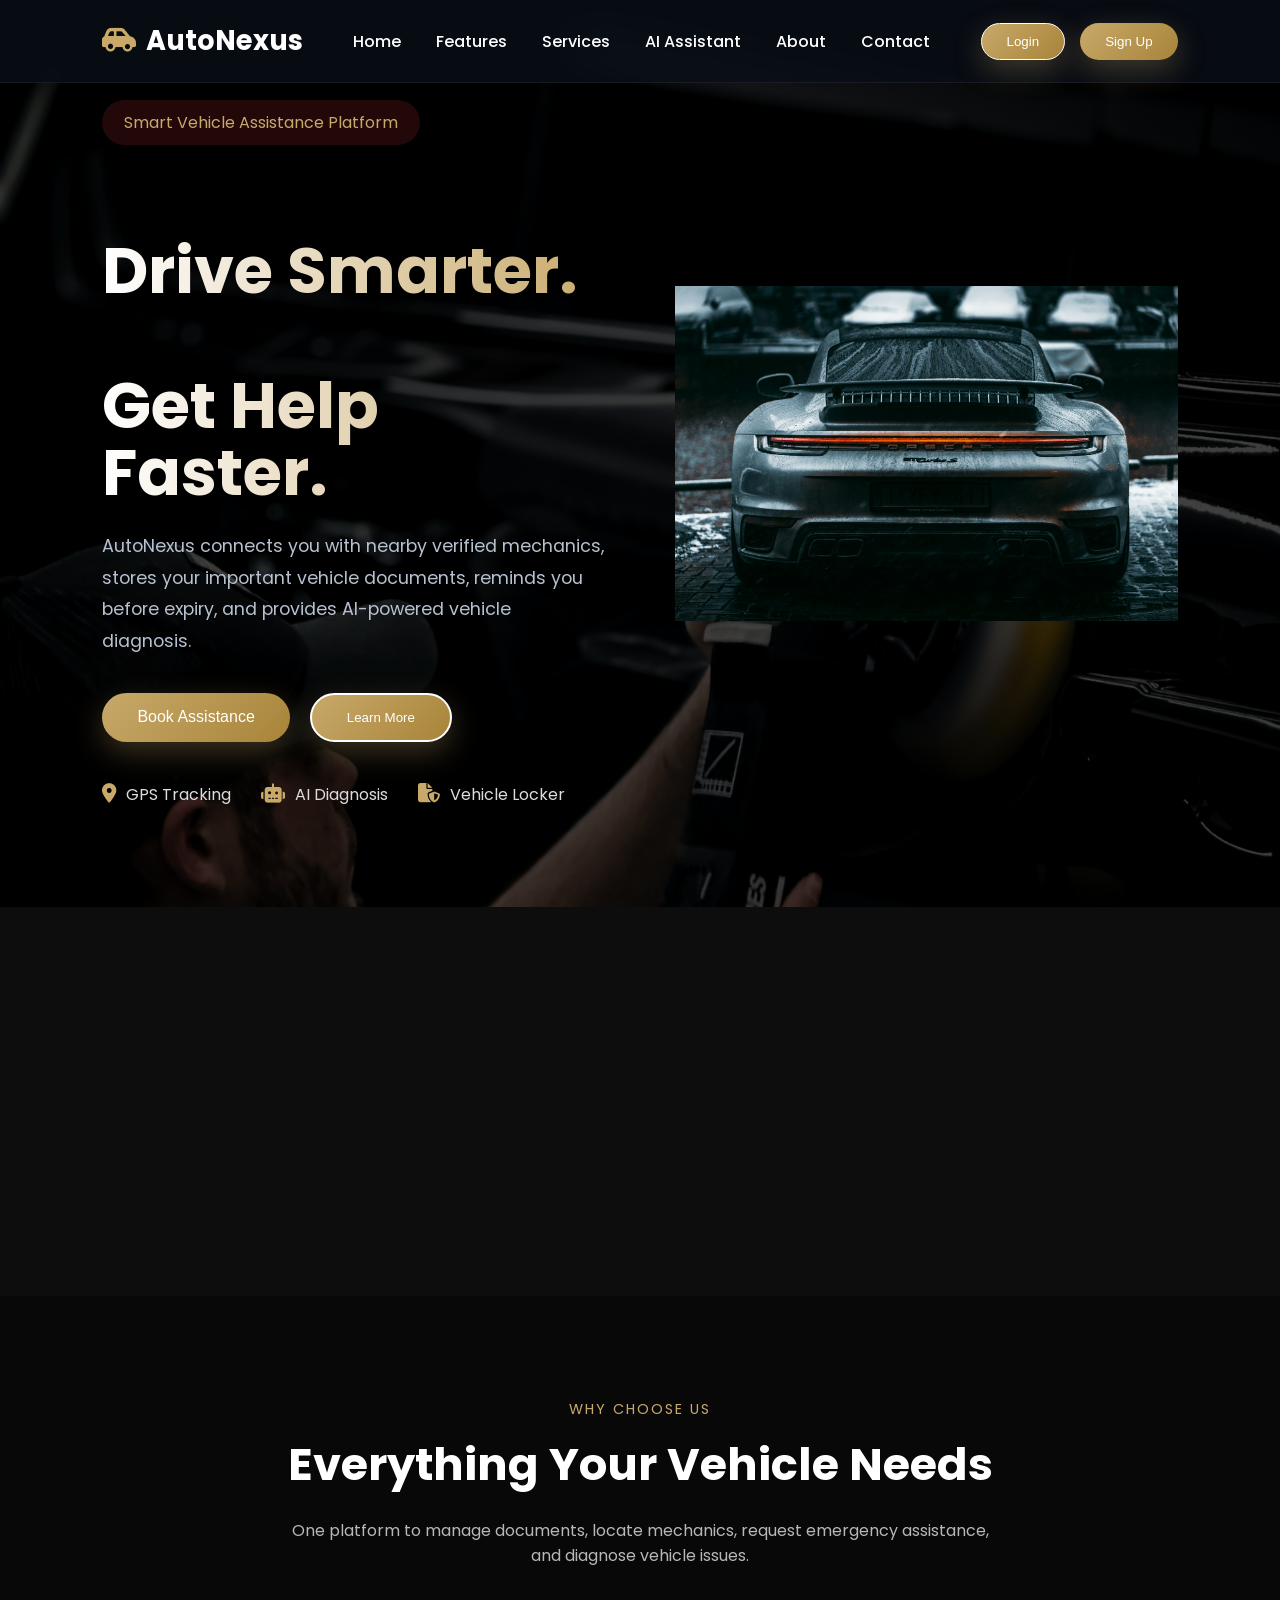
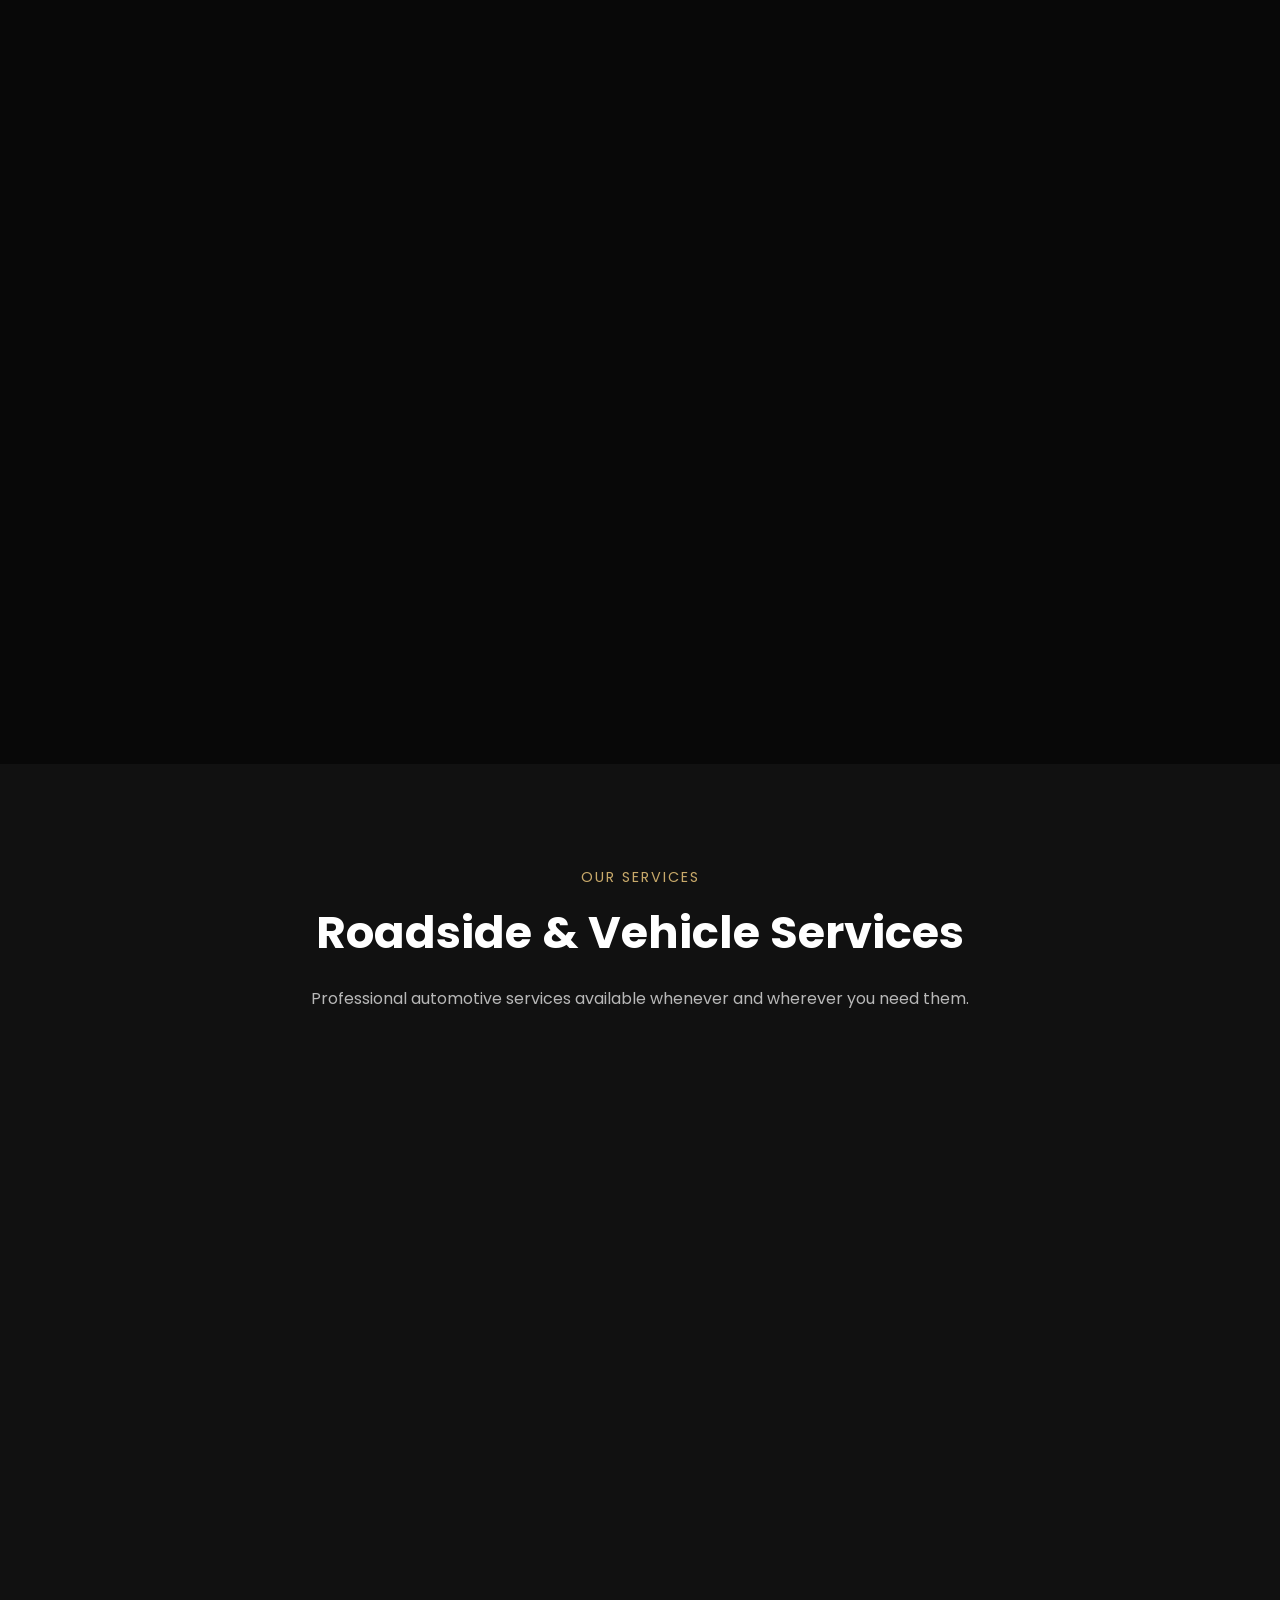
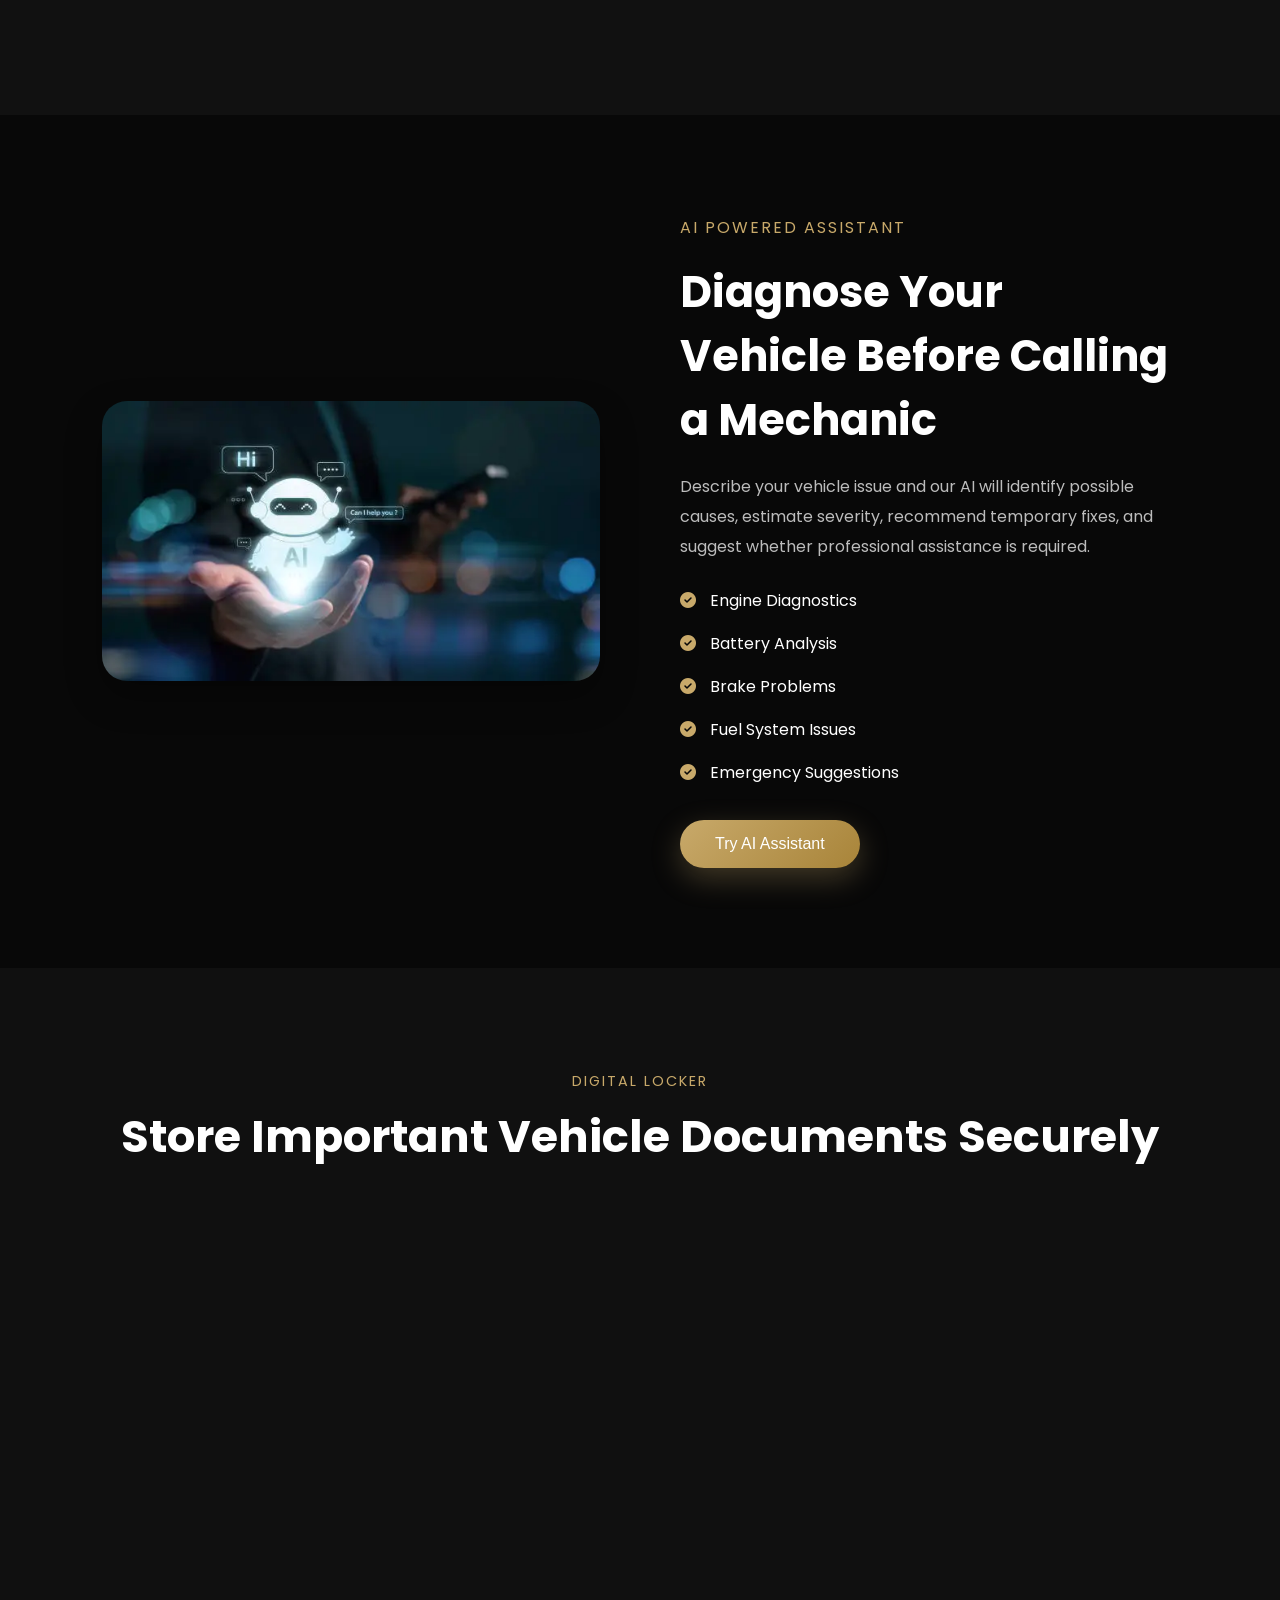
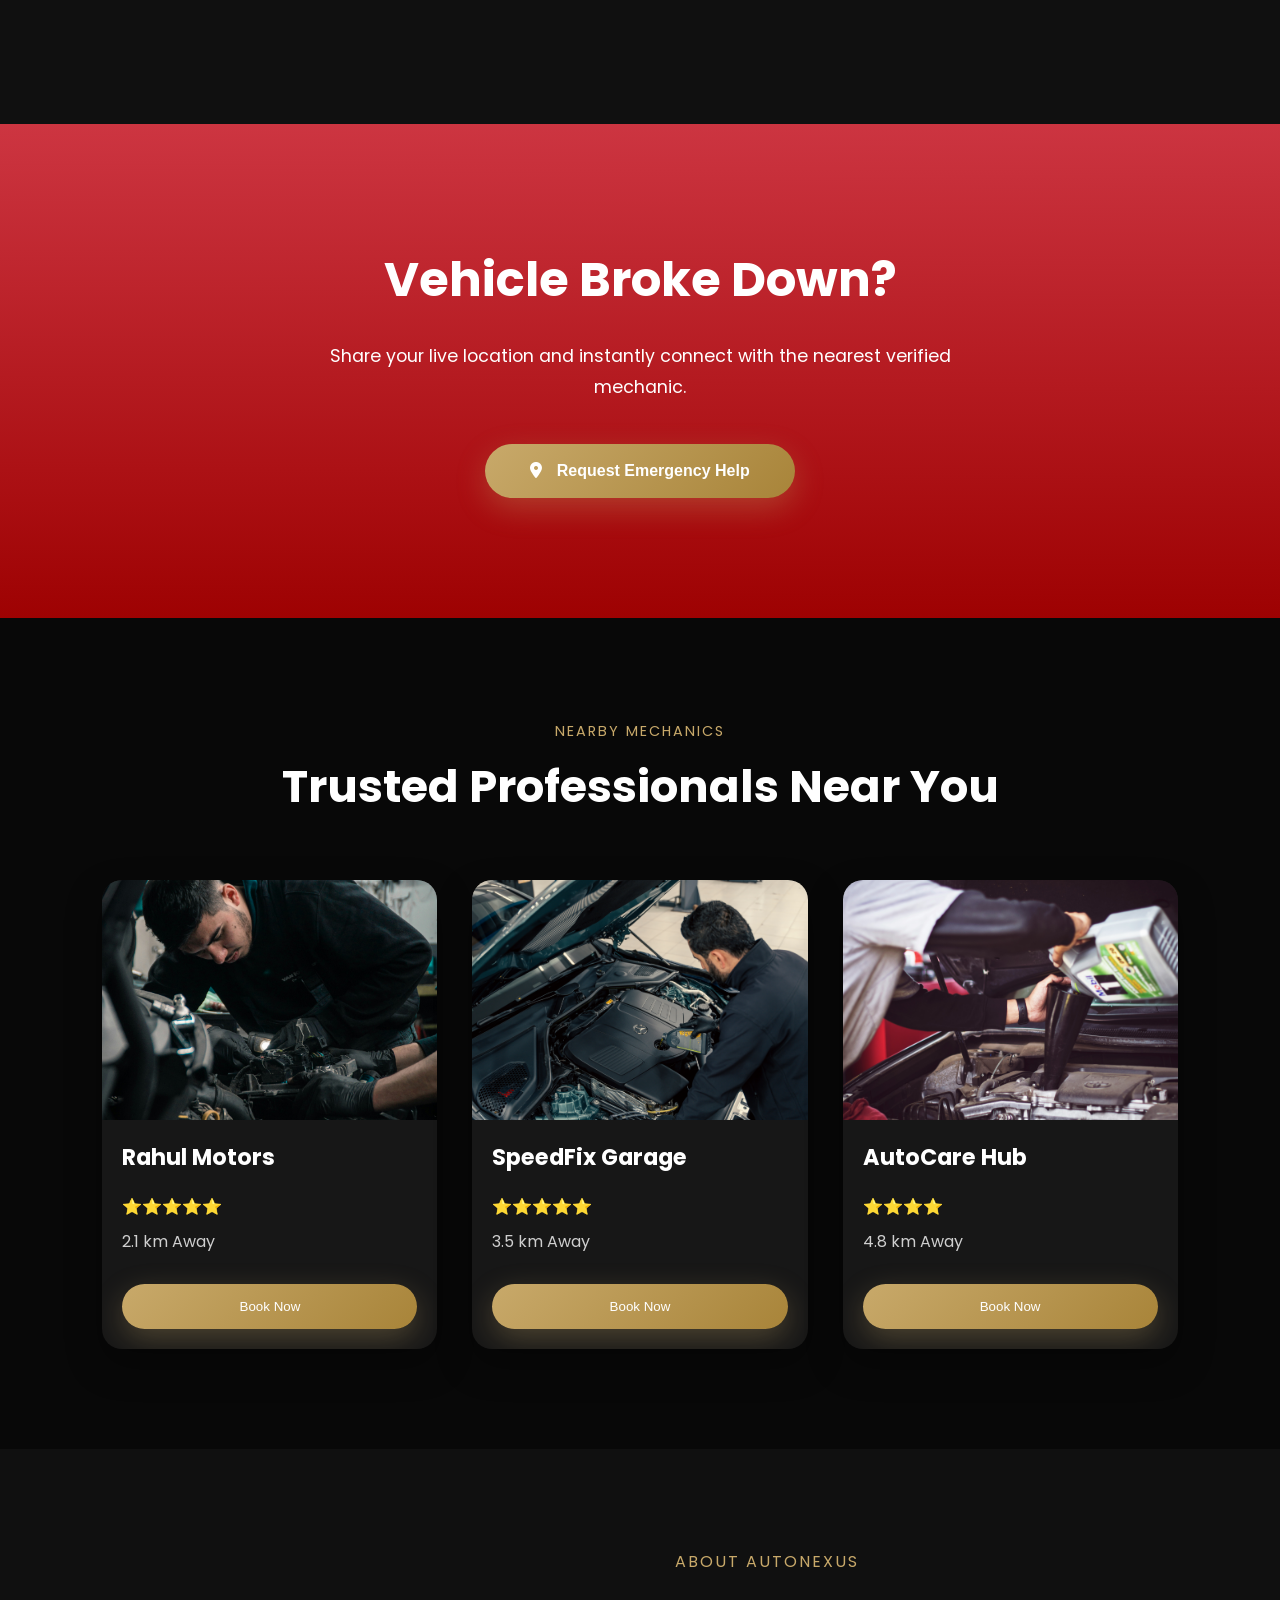
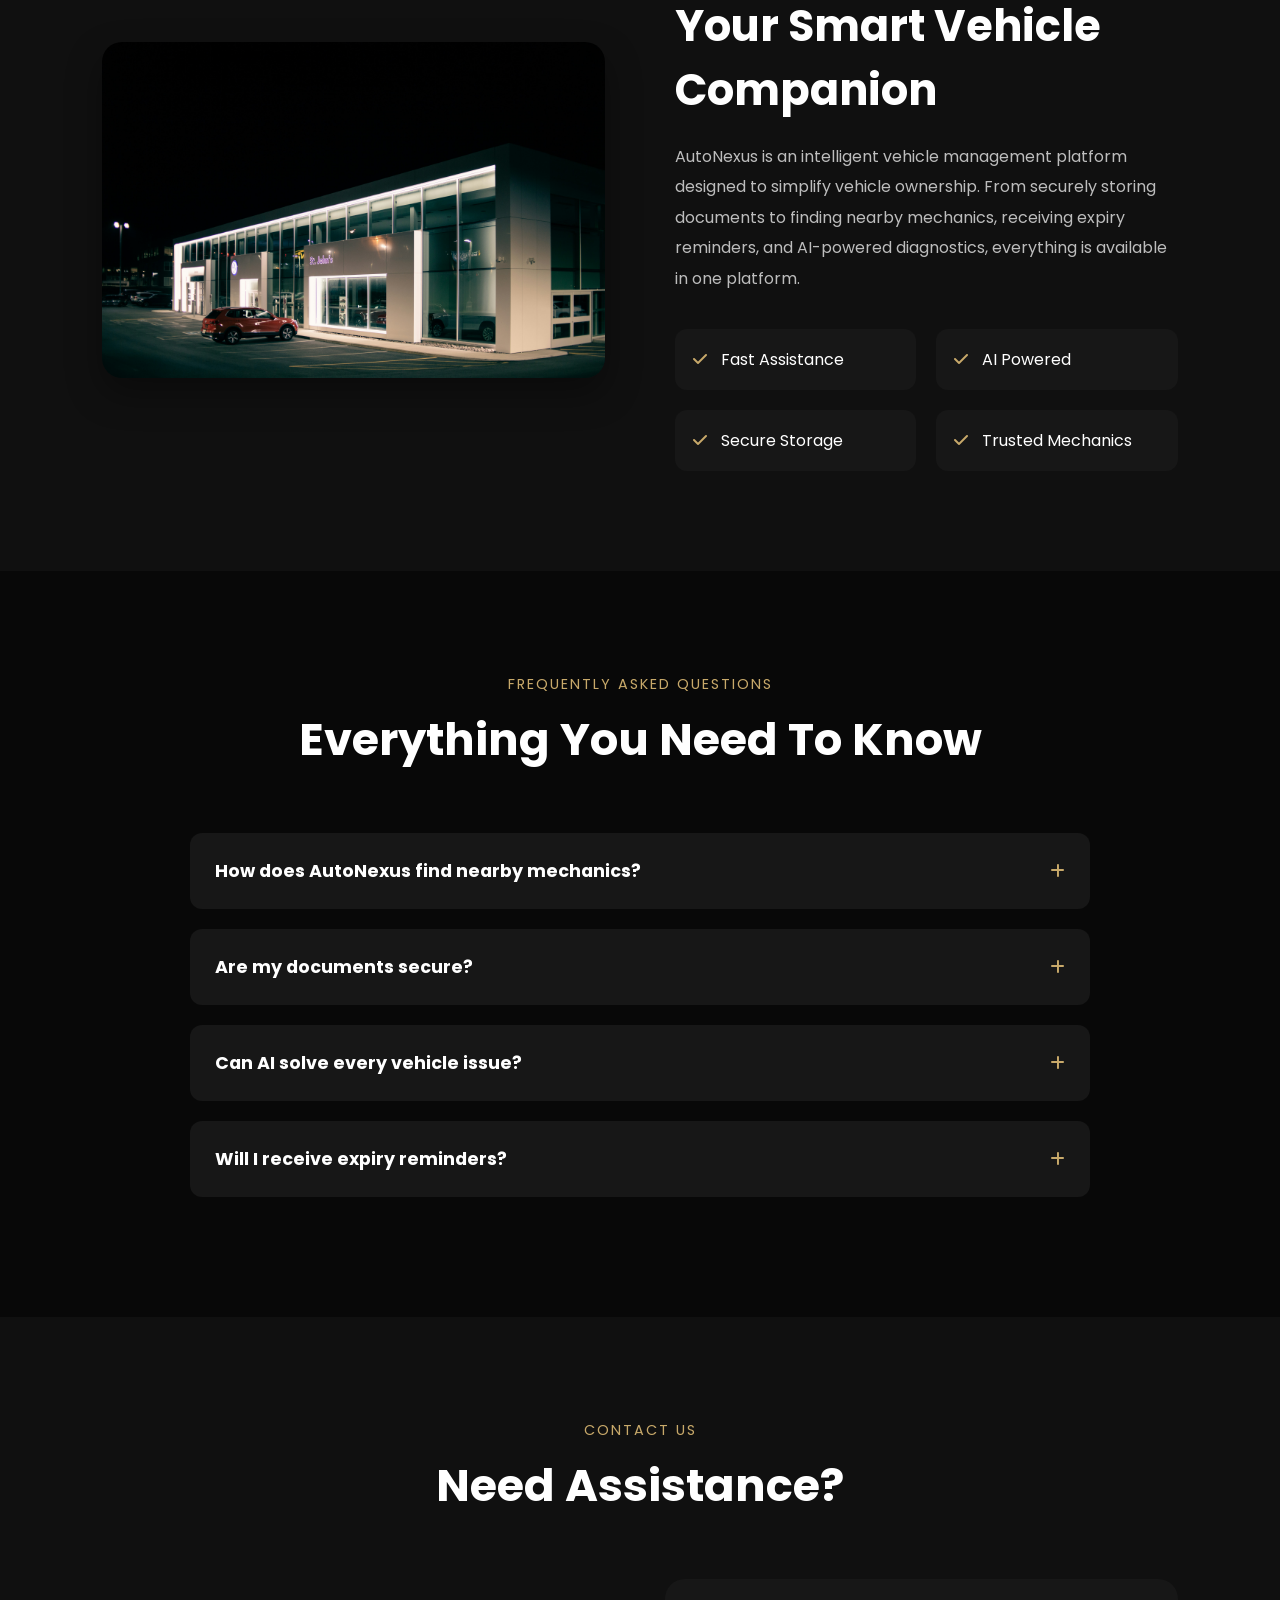
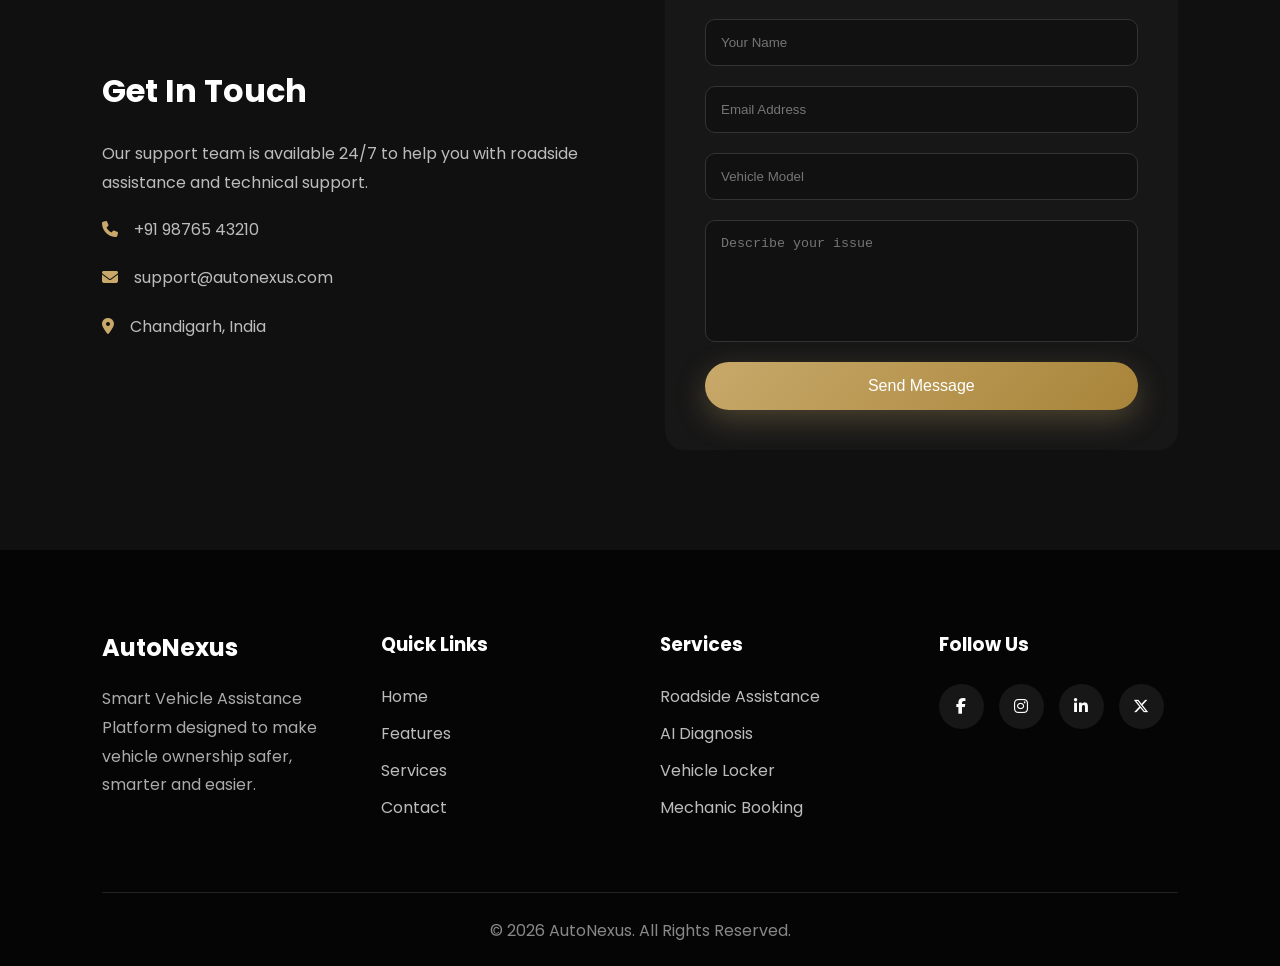
<file: app_backend/index.html>
<!DOCTYPE html>
<html lang="en">
<head>
    <meta charset="UTF-8">
    <meta name="viewport" content="width=device-width, initial-scale=1.0">
    <title>AutoNexus | Smart Vehicle Assistance</title>
    <link rel="stylesheet" href="style.css">
    <link rel="stylesheet" href="autonexus-theme.css">
    <!-- Font Awesome -->
    <link rel="stylesheet"
        href="https://cdnjs.cloudflare.com/ajax/libs/font-awesome/6.6.0/css/all.min.css">
    <!-- Google Fonts -->
    <link
        href="https://fonts.googleapis.com/css2?family=Poppins:wght@300;400;500;600;700;800&display=swap"
        rel="stylesheet">
</head>
<body>
    <!-- ================= PRELOADER ================= -->
    <div id="loader">
        <div class="loader-circle"></div>
        <h2>AutoNexus</h2>
    </div>
    <!-- ================= HEADER ================= -->
    <header>
        <nav class="navbar">
            <div class="logo">
                <i class="fa-solid fa-car-side"></i>
                <span>AutoNexus</span>
            </div>
            <ul class="nav-links">
                <li><a href="#home">Home</a></li>
                <li><a href="#features">Features</a></li>
                <li><a href="#services">Services</a></li>
                <li><a href="#ai">AI Assistant</a></li>
                <li><a href="#about">About</a></li>
                <li><a href="#contact">Contact</a></li>
            </ul>
            <div class="nav-buttons">
                <button class="login-btn" onclick="window.location.href='login.html'">
    Login
</button>
                <button class="signup-btn" onclick="window.location.href='signup.html'">
    Sign Up
</button>
            </div>
            <div class="menu-btn">
                <i class="fas fa-bars"></i>
            </div>
        </nav>
    </header>
    <!-- ================= HERO ================= -->
    <section class="hero" id="home">
        <div class="overlay"></div>
        <div class="hero-content">
            <div class="hero-left">
                <span class="hero-tag">
                    Smart Vehicle Assistance Platform
                </span>
                <h1>
                    Drive Smarter.<br>
                    Get Help Faster.
                </h1>
                <p>
                    AutoNexus connects you with nearby verified mechanics,
                    stores your important vehicle documents,
                    reminds you before expiry,
                    and provides AI-powered vehicle diagnosis.
                </p>
                <div class="hero-buttons">
                    <button class="primary-btn" onclick="window.location.href='login.html'">
                        Book Assistance
                    </button>
                    <button class="secondary-btn" onclick="window.location.href='login.html'">
                        Learn More
                    </button>
                </div>
                <div class="hero-features">
                    <div>
                        <i class="fa-solid fa-location-dot"></i>
                        GPS Tracking
                    </div>
                    <div>
                        <i class="fa-solid fa-robot"></i>
                        AI Diagnosis
                    </div>
                    <div>
                        <i class="fa-solid fa-file-shield"></i>
                        Vehicle Locker
                    </div>
                </div>
            </div>
            <div class="hero-right">
                <img src="assets/redcharlie-vQVWIsIBafA-unsplash.jpg" alt="Car">
            </div>
        </div>
    </section>
    <!-- ================= STATS ================= -->
    <section class="stats">
        <div class="stat-card">
            <h2 class="counter" data-target="50000">0</h2>
            <p>Happy Users</p>
        </div>
        <div class="stat-card">
            <h2 class="counter" data-target="1200">0</h2>
            <p>Verified Mechanics</p>
        </div>
        <div class="stat-card">
            <h2 class="counter" data-target="350">0</h2>
            <p>Cities Covered</p>
        </div>
        <div class="stat-card">
            <h2>24/7</h2>
            <p>Emergency Support</p>
        </div>
    </section>
    <!-- ================= FEATURES ================= -->
    <section class="features" id="features">
        <div class="section-title">
            <span>Why Choose Us</span>
            <h2>Everything Your Vehicle Needs</h2>
            <p>
                One platform to manage documents, locate mechanics,
                request emergency assistance, and diagnose vehicle issues.
            </p>
        </div>
        <div class="feature-grid">
            <div class="feature-card">
                <i class="fa-solid fa-location-crosshairs"></i>
                <h3>GPS Mechanic Finder</h3>
                <p>
                    Instantly locate nearby mechanics based on
                    your live location.
                </p>
            </div>
            <div class="feature-card">
                <i class="fa-solid fa-robot"></i>
                <h3>AI Vehicle Diagnosis</h3>
                <p>
                    Describe the problem and receive possible
                    causes with recommended actions.
                </p>
            </div>
            <div class="feature-card">
                <i class="fa-solid fa-file-shield"></i>
                <h3>Digital Vehicle Locker</h3>
                <p>
                    Securely store RC, DL, Insurance,
                    PUC and Service History.
                </p>
            </div>
            <div class="feature-card">
                <i class="fa-solid fa-bell"></i>
                <h3>Expiry Alerts</h3>
                <p>
                    Never miss renewal dates for insurance,
                    PUC or vehicle registration.
                </p>
            </div>
            <div class="feature-card">
                <i class="fa-solid fa-screwdriver-wrench"></i>
                <h3>Verified Mechanics</h3>
                <p>
                    Trusted and highly rated professionals
                    near your location.
                </p>
            </div>
            <div class="feature-card">
                <i class="fa-solid fa-triangle-exclamation"></i>
                <h3>Emergency SOS</h3>
                <p>
                    Request roadside assistance with
                    one click during emergencies.
                </p>
            </div>
        </div>
    </section>
    <!-- ===== CONTINUES IN PART 2 ===== -->
         <!-- ================= SERVICES ================= -->
    <section class="services" id="services">
        <div class="section-title">
            <span>Our Services</span>
            <h2>Roadside & Vehicle Services</h2>
            <p>
                Professional automotive services available whenever and wherever you need them.
            </p>
        </div>
        <div class="service-container">
            <div class="service-card">
                <i class="fa-solid fa-car-burst"></i>
                <h3>Emergency Breakdown</h3>
                <p>Quick roadside support during unexpected vehicle failures.</p>
            </div>
            <div class="service-card">
                <i class="fa-solid fa-oil-can"></i>
                <h3>Oil Change</h3>
                <p>Professional engine oil replacement at your location.</p>
            </div>
            <div class="service-card">
                <i class="fa-solid fa-car-battery"></i>
                <h3>Battery Replacement</h3>
                <p>Instant battery jump start and replacement service.</p>
            </div>
            <div class="service-card">
                <i class="fa-solid fa-circle-notch"></i>
                <h3>Tyre Repair</h3>
                <p>Puncture repair and tyre replacement anywhere.</p>
            </div>
            <div class="service-card">
                <i class="fa-solid fa-truck-pickup"></i>
                <h3>Towing Service</h3>
                <p>Safe towing to your nearest workshop.</p>
            </div>
            <div class="service-card">
                <i class="fa-solid fa-screwdriver-wrench"></i>
                <h3>General Repair</h3>
                <p>Certified mechanics for all repair requirements.</p>
            </div>
        </div>
    </section>
    <!-- ================= AI ASSISTANT ================= -->
    <section class="ai-section" id="ai">
        <div class="ai-left">
            <img src="assets/istockphoto-1646708089-612x612.webp" alt="AI">
        </div>
        <div class="ai-right">
            <span>AI Powered Assistant</span>
            <h2>Diagnose Your Vehicle Before Calling a Mechanic</h2>
            <p>
                Describe your vehicle issue and our AI will identify
                possible causes, estimate severity,
                recommend temporary fixes,
                and suggest whether professional assistance is required.
            </p>
            <ul>
                <li><i class="fas fa-check-circle"></i> Engine Diagnostics</li>
                <li><i class="fas fa-check-circle"></i> Battery Analysis</li>
                <li><i class="fas fa-check-circle"></i> Brake Problems</li>
                <li><i class="fas fa-check-circle"></i> Fuel System Issues</li>
                <li><i class="fas fa-check-circle"></i> Emergency Suggestions</li>
            </ul>
            <button class="primary-btn" onclick="window.location.href='login.html'">
                Try AI Assistant
            </button>
        </div>
    </section>
    <!-- ================= DIGITAL LOCKER ================= -->
    <section class="locker">
        <div class="section-title">
            <span>Digital Locker</span>
            <h2>Store Important Vehicle Documents Securely</h2>
        </div>
        <div class="locker-grid">
            <div class="locker-card">
                <i class="fa-solid fa-id-card"></i>
                <h3>Driving License</h3>
            </div>
            <div class="locker-card">
                <i class="fa-solid fa-car"></i>
                <h3>Registration Certificate</h3>
            </div>
            <div class="locker-card">
                <i class="fa-solid fa-shield-halved"></i>
                <h3>Insurance</h3>
            </div>
            <div class="locker-card">
                <i class="fa-solid fa-file-circle-check"></i>
                <h3>PUC Certificate</h3>
            </div>
            <div class="locker-card">
                <i class="fa-solid fa-folder-open"></i>
                <h3>Service Records</h3>
            </div>
            <div class="locker-card">
                <i class="fa-solid fa-file-invoice"></i>
                <h3>Repair Bills</h3>
            </div>
        </div>
    </section>
    <!-- ================= EMERGENCY ================= -->
    <section class="emergency">
        <div class="emergency-content">
            <h2>Vehicle Broke Down?</h2>
            <p>
                Share your live location and instantly connect
                with the nearest verified mechanic.
            </p>
            <button class="sos-btn" onclick="window.location.href='login.html'">
                <i class="fa-solid fa-location-dot"></i>
                Request Emergency Help
            </button>
        </div>
    </section>
    <!-- ================= MECHANICS ================= -->
    <section class="mechanics">
        <div class="section-title">
            <span>Nearby Mechanics</span>
            <h2>Trusted Professionals Near You</h2>
        </div>
        <div class="mechanic-grid">
            <div class="mechanic-card">
                <img src="assets/sten-rademaker-UZUzvJEvKnI-unsplash.jpg" alt="">
                <h3>Rahul Motors</h3>
                <p>⭐⭐⭐⭐⭐</p>
                <p>2.1 km Away</p>
                <button onclick="window.location.href='login.html'">Book Now</button>
            </div>
            <div class="mechanic-card">
                <img src="assets/dextar-studio-erWc6mrOq_I-unsplash.jpg" alt="">
                <h3>SpeedFix Garage</h3>
                <p>⭐⭐⭐⭐⭐</p>
                <p>3.5 km Away</p>
                <button onclick="window.location.href='login.html'">Book Now</button>
            </div>
            <div class="mechanic-card">
                <img src="assets/tim-mossholder-V37iTrYZz2E-unsplash.jpg" alt="">
                <h3>AutoCare Hub</h3>
                <p>⭐⭐⭐⭐</p>
                <p>4.8 km Away</p>
                <button onclick="window.location.href='login.html'">Book Now</button>
            </div>
        </div>
    </section>
    <!-- ================= ABOUT ================= -->
    <section class="about" id="about">
        <div class="about-left">
            <img src="assets/erik-mclean-T-1iyPlzw_4-unsplash.jpg" alt="">
        </div>
        <div class="about-right">
            <span>About AutoNexus</span>
            <h2>Your Smart Vehicle Companion</h2>
            <p>
                AutoNexus is an intelligent vehicle management platform
                designed to simplify vehicle ownership.
                From securely storing documents to finding nearby
                mechanics, receiving expiry reminders,
                and AI-powered diagnostics,
                everything is available in one platform.
            </p>
            <div class="about-features">
                <div>
                    <i class="fa-solid fa-check"></i>
                    Fast Assistance
                </div>
                <div>
                    <i class="fa-solid fa-check"></i>
                    AI Powered
                </div>
                <div>
                    <i class="fa-solid fa-check"></i>
                    Secure Storage
                </div>
                <div>
                    <i class="fa-solid fa-check"></i>
                    Trusted Mechanics
                </div>
            </div>
        </div>
    </section>
    <!-- ===== CONTINUES IN PART 3 ===== -->
         <!-- ================= FAQ ================= -->
    <section class="faq" id="faq">
        <div class="section-title">
            <span>Frequently Asked Questions</span>
            <h2>Everything You Need To Know</h2>
        </div>
        <div class="faq-container">
            <div class="faq-item">
                <div class="faq-question">
                    <h3>How does AutoNexus find nearby mechanics?</h3>
                    <i class="fas fa-plus"></i>
                </div>
                <div class="faq-answer">
                    <p>
                        We use your GPS location to locate verified mechanics closest to your current position.
                    </p>
                </div>
            </div>
            <div class="faq-item">
                <div class="faq-question">
                    <h3>Are my documents secure?</h3>
                    <i class="fas fa-plus"></i>
                </div>
                <div class="faq-answer">
                    <p>
                        Yes. All uploaded documents are stored securely and only accessible by you.
                    </p>
                </div>
            </div>
            <div class="faq-item">
                <div class="faq-question">
                    <h3>Can AI solve every vehicle issue?</h3>
                    <i class="fas fa-plus"></i>
                </div>
                <div class="faq-answer">
                    <p>
                        AI provides guidance and troubleshooting. Serious issues will still require professional inspection.
                    </p>
                </div>
            </div>
            <div class="faq-item">
                <div class="faq-question">
                    <h3>Will I receive expiry reminders?</h3>
                    <i class="fas fa-plus"></i>
                </div>
                <div class="faq-answer">
                    <p>
                        Yes. Insurance, RC, Driving License and PUC reminders are automatically generated.
                    </p>
                </div>
            </div>
        </div>
    </section>
    <!-- ================= CONTACT ================= -->
    <section class="contact" id="contact">
        <div class="section-title">
            <span>Contact Us</span>
            <h2>Need Assistance?</h2>
        </div>
        <div class="contact-container">
            <div class="contact-left">
                <h3>Get In Touch</h3>
                <p>
                    Our support team is available 24/7 to help you with roadside assistance and technical support.
                </p>
                <div class="contact-info">
                    <p>
                        <i class="fas fa-phone"></i>
                        +91 98765 43210
                    </p>
                    <p>
                        <i class="fas fa-envelope"></i>
                        support@autonexus.com
                    </p>
                    <p>
                        <i class="fas fa-location-dot"></i>
                        Chandigarh, India
                    </p>
                </div>
            </div>
            <div class="contact-right">
                <form>
                    <input type="text" placeholder="Your Name" required>
                    <input type="email" placeholder="Email Address" required>
                    <input type="text" placeholder="Vehicle Model">
                    <textarea rows="6" placeholder="Describe your issue"></textarea>
                    <button type="submit" class="primary-btn">
                        Send Message
                    </button>
                </form>
            </div>
        </div>
    </section>
    <!-- ================= FOOTER ================= -->
    <footer>
        <div class="footer-container">
            <div class="footer-col">
                <h2>AutoNexus</h2>
                <p>
                    Smart Vehicle Assistance Platform designed to make vehicle ownership safer, smarter and easier.
                </p>
            </div>
            <div class="footer-col">
                <h3>Quick Links</h3>
                <a href="#home">Home</a>
                <a href="#features">Features</a>
                <a href="#services">Services</a>
                <a href="#contact">Contact</a>
            </div>
            <div class="footer-col">
                <h3>Services</h3>
                <a href="#">Roadside Assistance</a>
                <a href="#">AI Diagnosis</a>
                <a href="#">Vehicle Locker</a>
                <a href="#">Mechanic Booking</a>
            </div>
            <div class="footer-col">
                <h3>Follow Us</h3>
                <div class="social-icons">
                    <i class="fab fa-facebook-f"></i>
                    <i class="fab fa-instagram"></i>
                    <i class="fab fa-linkedin-in"></i>
                    <i class="fab fa-x-twitter"></i>
                </div>
            </div>
        </div>
        <div class="copyright">
            © 2026 AutoNexus. All Rights Reserved.
        </div>
    </footer>
    <!-- Scroll To Top -->
    <button id="topBtn">
        <i class="fas fa-arrow-up"></i>
    </button>
    <script src="script.js"></script>
</body>
</html>
</file>
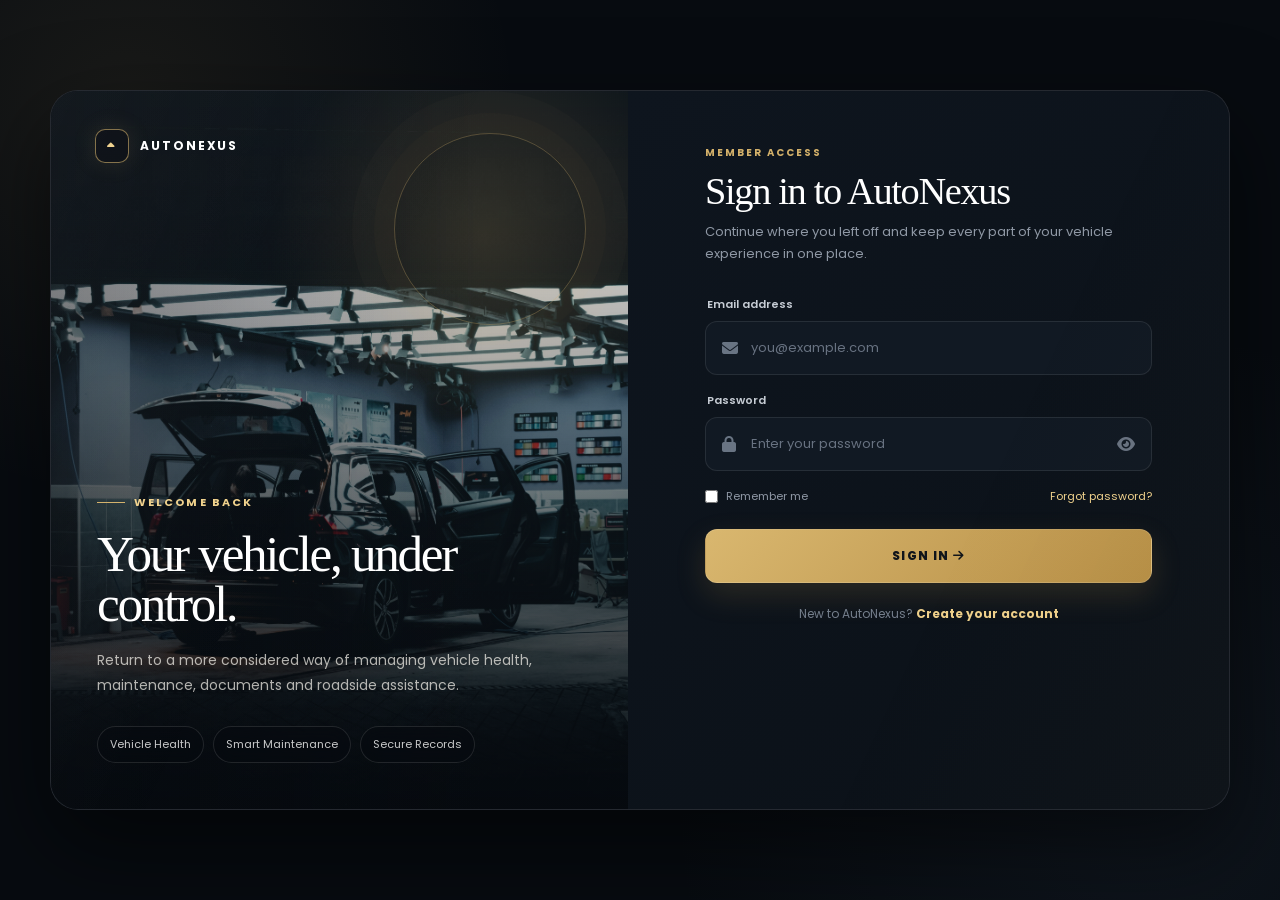
<file: app_backend/login.html>
<!DOCTYPE html>
<html lang="en">
<head>
    <meta charset="UTF-8">
    <meta name="viewport" content="width=device-width, initial-scale=1.0">
    <title>AutoNexus | Sign In</title>
    <link rel="stylesheet" href="auth.css">
    <link rel="stylesheet" href="autonexus-theme.css">
    <link rel="stylesheet" href="login-premium.css">
    <link rel="stylesheet" href="https://cdnjs.cloudflare.com/ajax/libs/font-awesome/6.6.0/css/all.min.css">
</head>
<body class="login-page">
    <main class="auth-shell">
        <section class="login-visual" aria-label="AutoNexus introduction">
            <div class="auth-brand">
                <span class="auth-brand-mark"><i class="fa-solid fa-caret-up"></i></span>
                AUTONEXUS
            </div>
            <div class="login-copy">
                <span class="login-eyebrow">Welcome back</span>
                <h1>Your vehicle, under control.</h1>
                <p>Return to a more considered way of managing vehicle health, maintenance, documents and roadside assistance.</p>
                <div class="login-points">
                    <span class="login-point">Vehicle Health</span>
                    <span class="login-point">Smart Maintenance</span>
                    <span class="login-point">Secure Records</span>
                </div>
            </div>
        </section>

        <section class="login-form-panel">
            <form id="loginForm">
                <div class="login-form-header">
                    <span class="mini-label">Member access</span>
                    <h2>Sign in to AutoNexus</h2>
                    <p class="login-subtitle">Continue where you left off and keep every part of your vehicle experience in one place.</p>
                </div>

                <div class="login-field">
                    <label for="loginEmail">Email address</label>
                    <div class="input-box">
                        <i class="fa fa-envelope"></i>
                        <input type="email" id="loginEmail" placeholder="you@example.com" autocomplete="email" required>
                    </div>
                </div>

                <div class="login-field">
                    <label for="loginPassword">Password</label>
                    <div class="input-box password-box">
                        <i class="fa fa-lock"></i>
                        <input type="password" id="loginPassword" placeholder="Enter your password" autocomplete="current-password" required>
                        <i class="fa fa-eye togglePassword" data-target="loginPassword" aria-label="Show password"></i>
                    </div>
                </div>

                <div class="login-options">
                    <label><input type="checkbox" id="remember"> Remember me</label>
                    <a href="#" onclick="return false;">Forgot password?</a>
                </div>

                <button type="submit">Sign in <i class="fa-solid fa-arrow-right"></i></button>

                <p class="login-footer">New to AutoNexus? <a href="signup.html">Create your account</a></p>
            </form>
        </section>
    </main>
    <script src="auth.js"></script>
</body>
</html>
</file>
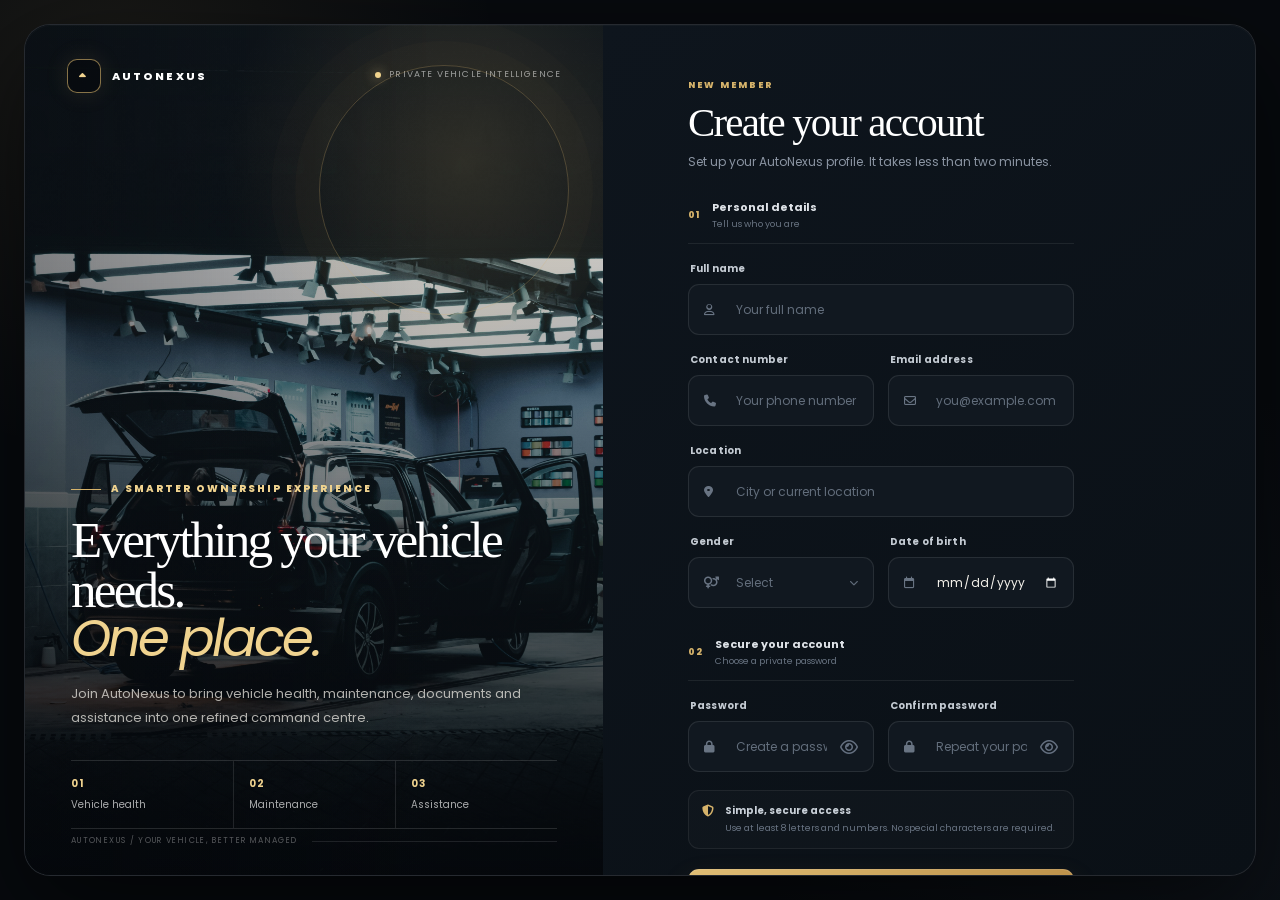
<file: app_backend/signup.html>
<!DOCTYPE html>
<html lang="en">
<head>
    <meta charset="UTF-8">
    <meta name="viewport" content="width=device-width, initial-scale=1.0">
    <meta name="theme-color" content="#080b0f">
    <title>AutoNexus | Create Account</title>
    <link rel="stylesheet" href="auth.css">
    <link rel="stylesheet" href="autonexus-theme.css">
    <link rel="stylesheet" href="signup-premium.css">
    <link rel="stylesheet" href="https://cdnjs.cloudflare.com/ajax/libs/font-awesome/6.6.0/css/all.min.css">
</head>
<body class="signup-page">
    <main class="signup-shell">
        <section class="signup-visual" aria-label="AutoNexus introduction">
            <div class="signup-brand">
                <span class="signup-brand-mark"><i class="fa-solid fa-caret-up"></i></span>
                <span>AUTONEXUS</span>
            </div>

            <div class="visual-topline">
                <span class="status-dot"></span>
                <span>Private vehicle intelligence</span>
            </div>

            <div class="signup-visual-copy">
                <span class="signup-eyebrow">A smarter ownership experience</span>
                <h1>Everything your vehicle needs.<br><em>One place.</em></h1>
                <p>Join AutoNexus to bring vehicle health, maintenance, documents and assistance into one refined command centre.</p>

                <div class="visual-stat-row">
                    <div><strong>01</strong><span>Vehicle health</span></div>
                    <div><strong>02</strong><span>Maintenance</span></div>
                    <div><strong>03</strong><span>Assistance</span></div>
                </div>
            </div>

            <div class="visual-footer">
                <span>AUTONEXUS / YOUR VEHICLE, BETTER MANAGED</span>
                <span class="visual-line"></span>
            </div>
        </section>

        <section class="signup-form-panel">
            <div class="form-panel-inner">
                <div class="signup-form-header">
                    <span class="mini-label">New member</span>
                    <h2>Create your account</h2>
                    <p>Set up your AutoNexus profile. It takes less than two minutes.</p>
                </div>

                <div id="authMessage" class="signup-message" aria-live="polite"></div>

                <form id="signupForm" novalidate>
                    <div class="form-section-heading">
                        <span>01</span>
                        <div><strong>Personal details</strong><small>Tell us who you are</small></div>
                    </div>

                    <div class="signup-grid">
                        <div class="signup-field field-full">
                            <label for="name">Full name</label>
                            <div class="premium-input">
                                <i class="fa-regular fa-user"></i>
                                <input type="text" id="name" placeholder="Your full name" autocomplete="name" required>
                            </div>
                        </div>

                        <div class="signup-field">
                            <label for="phone">Contact number</label>
                            <div class="premium-input">
                                <i class="fa-solid fa-phone"></i>
                                <input type="tel" id="phone" placeholder="Your phone number" autocomplete="tel" required>
                            </div>
                        </div>

                        <div class="signup-field">
                            <label for="email">Email address</label>
                            <div class="premium-input">
                                <i class="fa-regular fa-envelope"></i>
                                <input type="email" id="email" placeholder="you@example.com" autocomplete="email" required>
                            </div>
                        </div>

                        <div class="signup-field field-full">
                            <label for="location">Location</label>
                            <div class="premium-input">
                                <i class="fa-solid fa-location-dot"></i>
                                <input type="text" id="location" placeholder="City or current location" autocomplete="address-level2" required>
                            </div>
                        </div>

                        <div class="signup-field">
                            <label for="gender">Gender</label>
                            <div class="premium-input select-input">
                                <i class="fa-solid fa-venus-mars"></i>
                                <select id="gender" required>
                                    <option value="">Select</option>
                                    <option value="Male">Male</option>
                                    <option value="Female">Female</option>
                                    <option value="Other">Other</option>
                                    <option value="Prefer not to say">Prefer not to say</option>
                                </select>
                                <i class="fa-solid fa-chevron-down select-chevron"></i>
                            </div>
                        </div>

                        <div class="signup-field">
                            <label for="dob">Date of birth</label>
                            <div class="premium-input">
                                <i class="fa-regular fa-calendar"></i>
                                <input type="date" id="dob" autocomplete="bday" required>
                            </div>
                        </div>
                    </div>

                    <div class="form-section-heading password-heading">
                        <span>02</span>
                        <div><strong>Secure your account</strong><small>Choose a private password</small></div>
                    </div>

                    <div class="signup-grid">
                        <div class="signup-field">
                            <label for="password">Password</label>
                            <div class="premium-input password-input">
                                <i class="fa-solid fa-lock"></i>
                                <input type="password" id="password" placeholder="Create a password" autocomplete="new-password" required>
                                <button type="button" class="password-toggle togglePassword" data-target="password" aria-label="Show password"><i class="fa-regular fa-eye"></i></button>
                            </div>
                        </div>

                        <div class="signup-field">
                            <label for="confirmPassword">Confirm password</label>
                            <div class="premium-input password-input">
                                <i class="fa-solid fa-lock"></i>
                                <input type="password" id="confirmPassword" placeholder="Repeat your password" autocomplete="new-password" required>
                                <button type="button" class="password-toggle togglePassword" data-target="confirmPassword" aria-label="Show password"><i class="fa-regular fa-eye"></i></button>
                            </div>
                        </div>
                    </div>

                    <div class="password-note">
                        <i class="fa-solid fa-shield-halved"></i>
                        <div><strong>Simple, secure access</strong><span>Use at least 8 letters and numbers. No special characters are required.</span></div>
                    </div>

                    <button class="create-account-btn" type="submit">
                        <span>Create AutoNexus account</span>
                        <i class="fa-solid fa-arrow-right"></i>
                    </button>

                    <p class="signup-footer">Already have an account? <a href="login.html">Sign in</a></p>
                </form>
            </div>
        </section>
    </main>

    <script src="auth.js"></script>
</body>
</html>
</file>
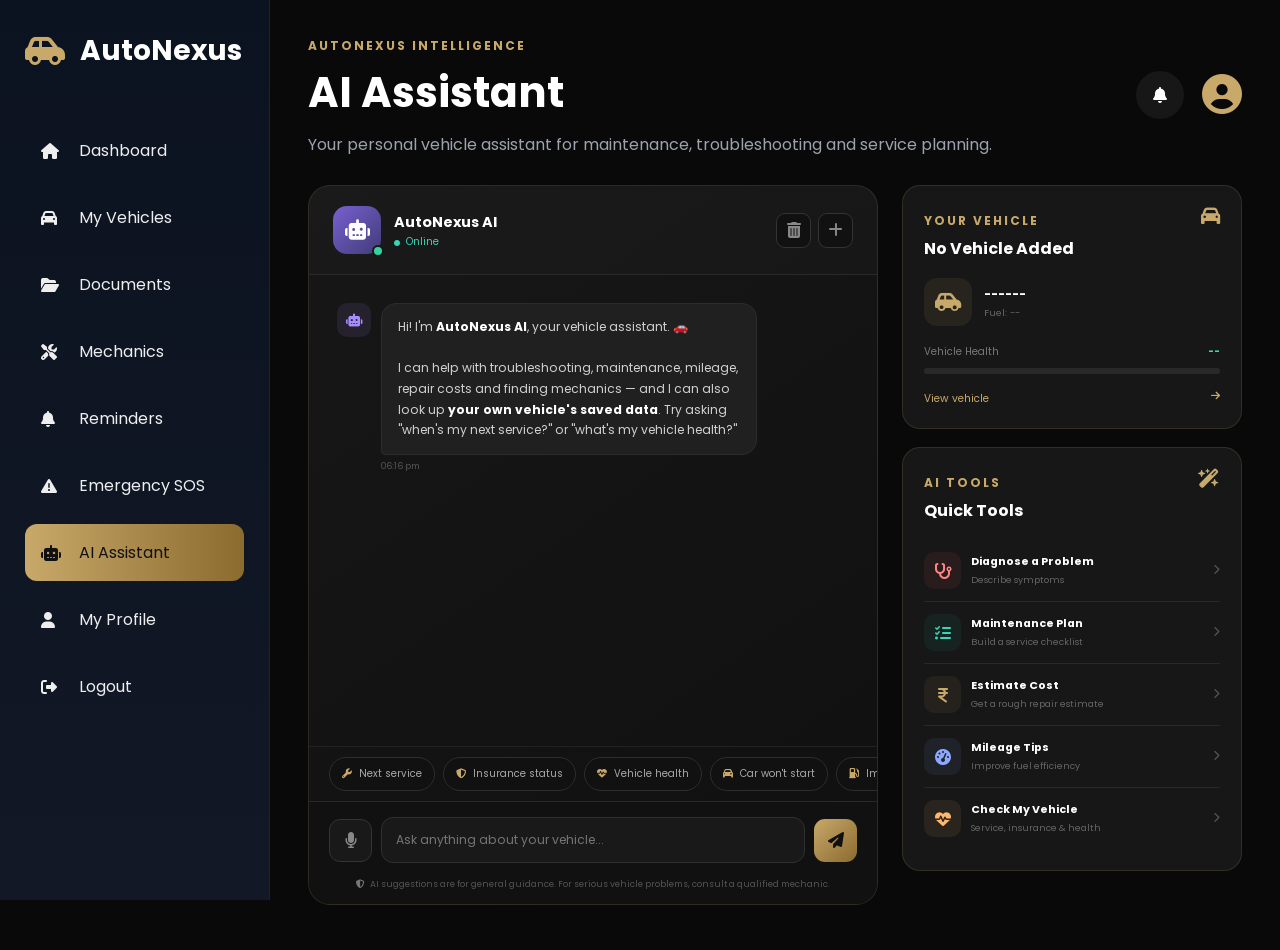
<file: app_backend/ai-assistant-page/ai-assistant.html>
<!DOCTYPE html>
<html lang="en">
<head>
    <meta charset="UTF-8">
    <script>
    (function(){
        try{
            if(localStorage.getItem("autonexus_theme")==="light"){
                document.documentElement.classList.add("light");
            }
        }catch(e){}
    })();
    </script>
    <meta name="viewport" content="width=device-width, initial-scale=1.0">
    <title>AutoNexus | AI Assistant</title>
    <link rel="stylesheet" href="ai-assistant.css">
    <link rel="stylesheet" href="../autonexus-theme.css">
    <link rel="stylesheet"
          href="https://cdnjs.cloudflare.com/ajax/libs/font-awesome/6.6.0/css/all.min.css">
</head>
<body>

<aside class="sidebar">
    <div class="logo">
        <i class="fa-solid fa-car-side"></i>
        <h2>AutoNexus</h2>
    </div>

    <ul>
        <li onclick="window.location.href='../dashboard.html'"><i class="fas fa-house"></i><span>Dashboard</span></li>
        <li onclick="window.location.href='../my-vehicle-page/my-vehicle.html'"><i class="fas fa-car"></i><span>My Vehicles</span></li>
        <li onclick="window.location.href='../documents-page/documents.html'"><i class="fas fa-folder-open"></i><span>Documents</span></li>
        <li onclick="window.location.href='../mechanics-map-page/mechanics-map.html'"><i class="fas fa-screwdriver-wrench"></i><span>Mechanics</span></li>
        <li onclick="window.location.href='../reminders-page/reminders.html'"><i class="fas fa-bell"></i><span>Reminders</span></li>
        <li onclick="window.location.href='../emergency-sos-fixed-map/emergency-sos.html'"><i class="fas fa-triangle-exclamation"></i><span>Emergency SOS</span></li>
        <li class="active" onclick="window.location.href='ai-assistant.html'"><i class="fas fa-robot"></i><span>AI Assistant</span></li>
        <li onclick="window.location.href='../profile-page/profile.html'"><i class="fas fa-user"></i><span>My Profile</span></li>
        <li onclick="logout()"><i class="fas fa-right-from-bracket"></i><span>Logout</span></li>
    </ul>
</aside>

<main class="dashboard">

    <header class="topbar">
        <div class="welcome">
            <span class="eyebrow">AUTONEXUS INTELLIGENCE</span>
            <h1>AI Assistant</h1>
            <p>Your personal vehicle assistant for maintenance, troubleshooting and service planning.</p>
        </div>

        <div class="top-right">
            <div class="notification" id="notificationBtn">
                <i class="fas fa-bell"></i>
                <span id="notificationCount">0</span>
            </div>

            <div class="profile" onclick="window.location.href='../profile-page/profile.html'">
                <i class="fas fa-user-circle"></i>
            </div>
        </div>
    </header>

    <section class="assistant-layout">

        <!-- CHAT -->
        <section class="chat-panel">

            <div class="chat-header">
                <div class="assistant-identity">
                    <div class="ai-avatar">
                        <i class="fas fa-robot"></i>
                        <span class="online-dot"></span>
                    </div>

                    <div>
                        <strong>AutoNexus AI</strong>
                        <span><i class="fas fa-circle"></i> Online</span>
                    </div>
                </div>

                <div class="chat-actions">
                    <button id="clearChat" title="Clear chat">
                        <i class="fas fa-trash-can"></i>
                    </button>
                    <button id="newChat" title="New chat">
                        <i class="fas fa-plus"></i>
                    </button>
                </div>
            </div>

            <div class="chat-messages" id="chatMessages"></div>

            <div class="typing" id="typing">
                <span></span><span></span><span></span>
                AutoNexus AI is thinking...
            </div>

            <div class="suggestions" id="suggestions">
                <button data-prompt="When is my next vehicle service due?">
                    <i class="fas fa-wrench"></i>
                    Next service
                </button>

                <button data-prompt="Is my insurance about to expire?">
                    <i class="fas fa-shield-halved"></i>
                    Insurance status
                </button>

                <button data-prompt="What's my vehicle health score?">
                    <i class="fas fa-heart-pulse"></i>
                    Vehicle health
                </button>

                <button data-prompt="What should I check if my car is not starting?">
                    <i class="fas fa-car"></i>
                    Car won't start
                </button>

                <button data-prompt="How can I improve my car mileage?">
                    <i class="fas fa-gas-pump"></i>
                    Improve mileage
                </button>

                <button data-prompt="Find a mechanic for me">
                    <i class="fas fa-screwdriver-wrench"></i>
                    Find mechanic
                </button>
            </div>

            <form class="chat-input-area" id="chatForm">
                <button type="button" class="attach-btn" id="voiceBtn"
                        title="Voice input">
                    <i class="fas fa-microphone"></i>
                </button>

                <input id="chatInput"
                       type="text"
                       autocomplete="off"
                       placeholder="Ask anything about your vehicle...">

                <button type="submit" class="send-btn">
                    <i class="fas fa-paper-plane"></i>
                </button>
            </form>

            <p class="ai-disclaimer">
                <i class="fas fa-shield-halved"></i>
                AI suggestions are for general guidance. For serious vehicle problems,
                consult a qualified mechanic.
            </p>
        </section>

        <!-- RIGHT SIDEBAR -->
        <aside class="assistant-side">

            <div class="side-card vehicle-card">
                <div class="side-card-header">
                    <div>
                        <span class="section-label">YOUR VEHICLE</span>
                        <h3 id="vehicleName">No Vehicle Added</h3>
                    </div>
                    <i class="fas fa-car"></i>
                </div>

                <select id="assistantVehicleSelect" class="vehicle-switcher" style="display:none;width:100%;margin-bottom:14px;"></select>

                <div class="vehicle-status">
                    <div class="vehicle-image">
                        <i class="fas fa-car-side"></i>
                    </div>

                    <div>
                        <strong id="vehicleNumber">------</strong>
                        <span id="vehicleMeta">Fuel: --</span>
                    </div>
                </div>

                <div class="vehicle-health">
                    <div>
                        <span>Vehicle Health</span>
                        <strong id="vehicleHealthLabel">--</strong>
                    </div>

                    <div class="health-bar">
                        <span id="vehicleHealthBar" style="width:0%;"></span>
                    </div>
                </div>

                <button class="side-link"
                        onclick="window.location.href='../my-vehicle-page/my-vehicle.html'">
                    View vehicle <i class="fas fa-arrow-right"></i>
                </button>
            </div>

            <div class="side-card">
                <div class="side-card-header">
                    <div>
                        <span class="section-label">AI TOOLS</span>
                        <h3>Quick Tools</h3>
                    </div>
                    <i class="fas fa-wand-magic-sparkles"></i>
                </div>

                <button class="tool-row" data-tool="diagnose">
                    <span class="tool-icon diagnose">
                        <i class="fas fa-stethoscope"></i>
                    </span>
                    <span>
                        <strong>Diagnose a Problem</strong>
                        <small>Describe symptoms</small>
                    </span>
                    <i class="fas fa-chevron-right"></i>
                </button>

                <button class="tool-row" data-tool="maintenance">
                    <span class="tool-icon maintenance">
                        <i class="fas fa-list-check"></i>
                    </span>
                    <span>
                        <strong>Maintenance Plan</strong>
                        <small>Build a service checklist</small>
                    </span>
                    <i class="fas fa-chevron-right"></i>
                </button>

                <button class="tool-row" data-tool="cost">
                    <span class="tool-icon cost">
                        <i class="fas fa-indian-rupee-sign"></i>
                    </span>
                    <span>
                        <strong>Estimate Cost</strong>
                        <small>Get a rough repair estimate</small>
                    </span>
                    <i class="fas fa-chevron-right"></i>
                </button>

                <button class="tool-row" data-tool="mileage">
                    <span class="tool-icon mileage">
                        <i class="fas fa-gauge-high"></i>
                    </span>
                    <span>
                        <strong>Mileage Tips</strong>
                        <small>Improve fuel efficiency</small>
                    </span>
                    <i class="fas fa-chevron-right"></i>
                </button>

                <button class="tool-row" data-tool="vehicle">
                    <span class="tool-icon vehicle">
                        <i class="fas fa-heart-pulse"></i>
                    </span>
                    <span>
                        <strong>Check My Vehicle</strong>
                        <small>Service, insurance &amp; health</small>
                    </span>
                    <i class="fas fa-chevron-right"></i>
                </button>
            </div>

            <!-- <div class="side-card">
                <div class="side-card-header">
                    <div>
                        <span class="section-label">TIP</span>
                        <h3>Ask Me Anything</h3>
                    </div>
                    <i class="fas fa-comment-dots"></i>
                </div>
                <p style="color:var(--muted);font-size:.78rem;line-height:1.7;">
                    I can look at your active vehicle's own service data to answer
                    questions like "when is my next service due?" or "is my
                    insurance expiring soon?" — just ask in plain language.
                </p>
            </div> -->

        </aside>
    </section>

</main>

<script src="../autonexus-sync.js"></script>
<script src="../autonexus-location.js"></script>
<script src="ai-assistant.js"></script>
</body>
</html>
</file>
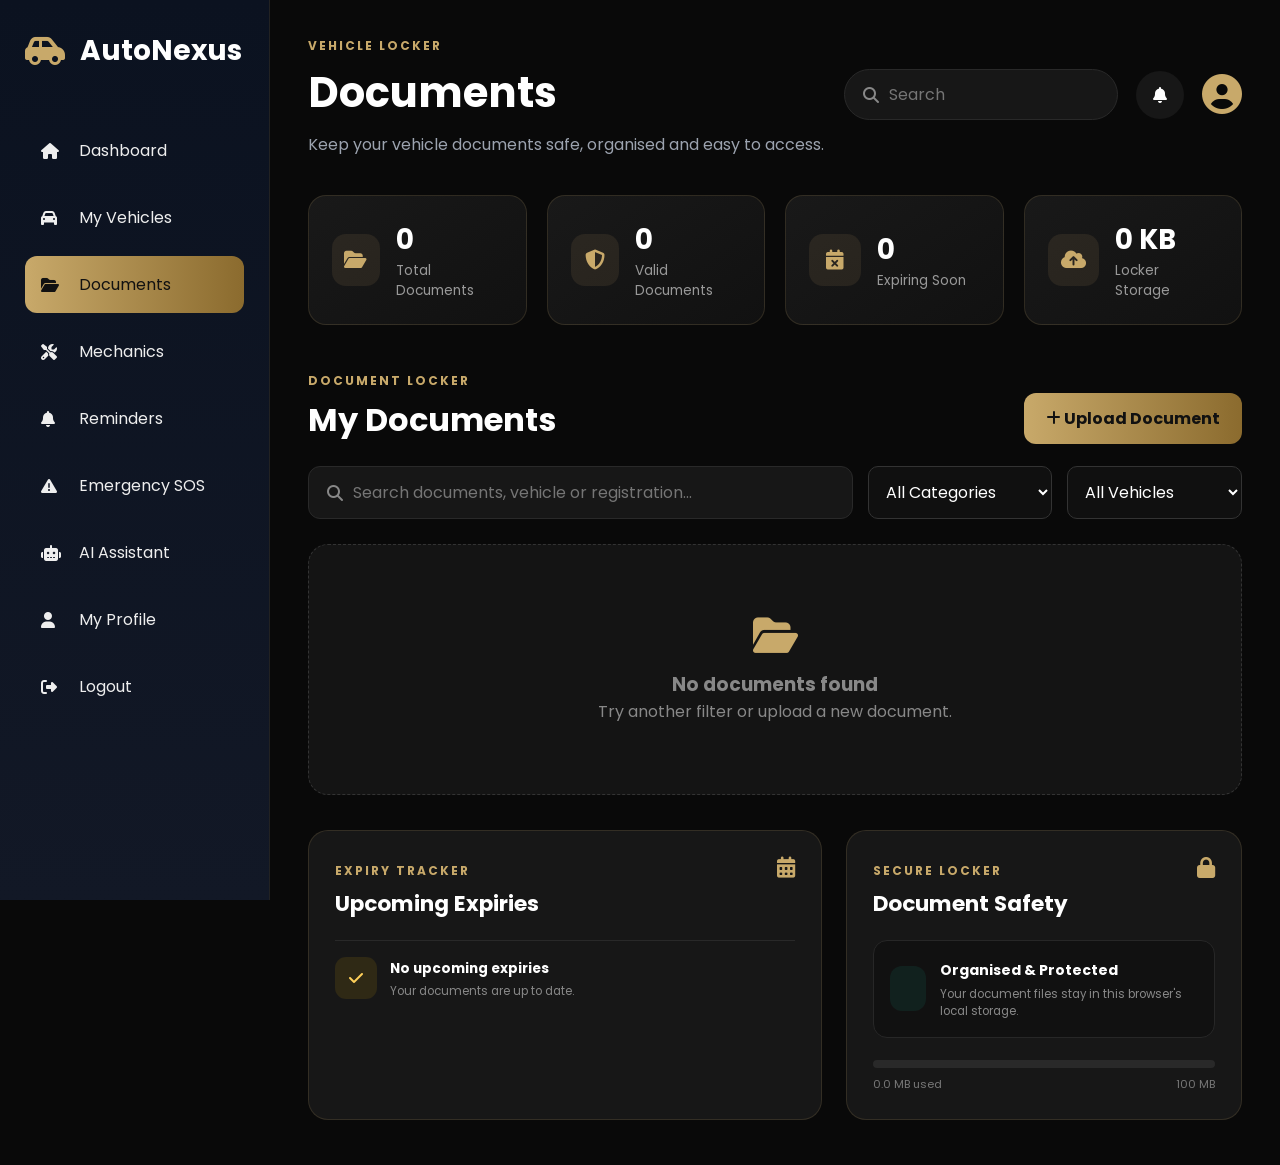
<file: app_backend/documents-page/documents.html>
<!DOCTYPE html>
<html lang="en">
<head>
    <meta charset="UTF-8">
    <script>
    (function(){
        try{
            if(localStorage.getItem("autonexus_theme")==="light"){
                document.documentElement.classList.add("light");
            }
        }catch(e){}
    })();
    </script>
    <meta name="viewport" content="width=device-width, initial-scale=1.0">
    <title>AutoNexus | Documents</title>
    <link rel="stylesheet" href="documents.css">
    <link rel="stylesheet" href="../autonexus-theme.css">
    <link rel="stylesheet"
          href="https://cdnjs.cloudflare.com/ajax/libs/font-awesome/6.6.0/css/all.min.css">
</head>
<body>

<aside class="sidebar">
    <div class="logo">
        <i class="fa-solid fa-car-side"></i>
        <h2>AutoNexus</h2>
    </div>

    <ul>
        <li onclick="window.location.href='../dashboard.html'"><i class="fas fa-house"></i><span>Dashboard</span></li>
        <li onclick="window.location.href='../my-vehicle-page/my-vehicle.html'"><i class="fas fa-car"></i><span>My Vehicles</span></li>
        <li class="active" onclick="window.location.href='documents.html'"><i class="fas fa-folder-open"></i><span>Documents</span></li>
        <li onclick="window.location.href='../mechanics-map-page/mechanics-map.html'"><i class="fas fa-screwdriver-wrench"></i><span>Mechanics</span></li>
        <li onclick="window.location.href='../reminders-page/reminders.html'"><i class="fas fa-bell"></i><span>Reminders</span></li>
        <li onclick="window.location.href='../emergency-sos-fixed-map/emergency-sos.html'"><i class="fas fa-triangle-exclamation"></i><span>Emergency SOS</span></li>
        <li onclick="window.location.href='../ai-assistant-page/ai-assistant.html'"><i class="fas fa-robot"></i><span>AI Assistant</span></li>
        <li onclick="window.location.href='../profile-page/profile.html'"><i class="fas fa-user"></i><span>My Profile</span></li>
        <li onclick="logout()"><i class="fas fa-right-from-bracket"></i><span>Logout</span></li>
    </ul>
</aside>

<main class="dashboard">

    <header class="topbar">
        <div class="welcome">
            <span class="eyebrow">VEHICLE LOCKER</span>
            <h1>Documents</h1>
            <p>Keep your vehicle documents safe, organised and easy to access.</p>
        </div>

        <div class="top-right">
            <div class="search-box">
                <i class="fas fa-search"></i>
                <input id="globalSearch" type="text" placeholder="Search">
            </div>
            <div class="notification" id="notificationBtn">
                <i class="fas fa-bell"></i>
                <!-- <span>0</span> -->
            </div>
            <div class="profile" onclick="window.location.href='../profile-page/profile.html'">
                <i class="fas fa-user-circle"></i>
            </div>
        </div>
    </header>

    <section class="overview">
        <div class="overview-card">
            <div class="overview-icon"><i class="fas fa-folder-open"></i></div>
            <div><strong id="documentCount">8</strong><span>Total Documents</span></div>
        </div>

        <div class="overview-card">
            <div class="overview-icon"><i class="fas fa-shield-halved"></i></div>
            <div><strong id="validCount">6</strong><span>Valid Documents</span></div>
        </div>

        <div class="overview-card">
            <div class="overview-icon"><i class="fas fa-calendar-xmark"></i></div>
            <div><strong id="expiryCount">2</strong><span>Expiring Soon</span></div>
        </div>

        <div class="overview-card">
            <div class="overview-icon"><i class="fas fa-cloud-arrow-up"></i></div>
            <div><strong id="storageCount">0 MB</strong><span>Locker Storage</span></div>
        </div>
    </section>

    <section class="page-heading">
        <div>
            <span class="section-label">DOCUMENT LOCKER</span>
            <h2>My Documents</h2>
        </div>
        <button class="primary-btn" id="uploadBtn">
            <i class="fas fa-plus"></i> Upload Document
        </button>
    </section>

    <div class="toolbar">
        <div class="document-search">
            <i class="fas fa-search"></i>
            <input id="documentSearch" type="text"
                   placeholder="Search documents, vehicle or registration...">
        </div>

        <select id="categoryFilter">
            <option value="all">All Categories</option>
            <option value="Insurance">Insurance</option>
            <option value="RC">Registration (RC)</option>
            <option value="PUC">PUC</option>
            <option value="License">Driving License</option>
            <option value="Service">Service Record</option>
            <option value="Other">Other</option>
        </select>

        <select id="vehicleFilter"><option value="all">All Vehicles</option></select>
    </div>

    <section id="documentContainer" class="document-grid"></section>

    <section class="bottom-grid">
        <div class="panel">
            <div class="panel-header">
                <div>
                    <span class="section-label">EXPIRY TRACKER</span>
                    <h2>Upcoming Expiries</h2>
                </div>
                <i class="fas fa-calendar-days"></i>
            </div>
            <div id="expiryList"></div>
        </div>

        <div class="panel locker-panel">
            <div class="panel-header">
                <div>
                    <span class="section-label">SECURE LOCKER</span>
                    <h2>Document Safety</h2>
                </div>
                <i class="fas fa-lock"></i>
            </div>

            <div class="security-item">
                <div class="security-icon"><i class="fas fa-shield-check"></i></div>
                <div>
                    <strong>Organised & Protected</strong>
                    <p>Your document files stay in this browser's local storage.</p>
                </div>
            </div>

            <div class="storage-bar">
                <div id="storageBar"></div>
            </div>
            <div class="storage-info">
                <span id="storageText">0 MB used</span>
                <span>100 MB</span>
            </div>
        </div>
    </section>
</main>

<!-- UPLOAD MODAL -->
<div class="modal" id="uploadModal">
    <div class="modal-content">
        <button class="close" id="closeModal">&times;</button>

        <span class="section-label">DOCUMENT LOCKER</span>
        <h2 id="documentModalTitle">Upload Document</h2>
        <p class="modal-subtitle">
            Add an important vehicle document to your secure locker.
        </p>

        <form id="documentForm">

            <label>Document Name
                <div class="input-wrap">
                    <i class="fas fa-file"></i>
                    <input id="documentName" type="text"
                           placeholder="e.g. Creta Insurance Policy" required>
                </div>
            </label>

            <div class="form-row">
                <label>Category
                    <select id="documentCategory" required>
                        <option value="Insurance">Insurance</option>
                        <option value="RC">Registration (RC)</option>
                        <option value="PUC">PUC</option>
                        <option value="License">Driving License</option>
                        <option value="Service">Service Record</option>
                        <option value="Other">Other</option>
                    </select>
                </label>

                <label>Vehicle
                    <select id="documentVehicle" required>
                        <option value="">Select vehicle</option>
                    </select>
                </label>
            </div>

            <div class="form-row">
                <label>Issue Date
                    <input id="issueDate" type="date">
                </label>

                <label>Expiry Date
                    <input id="expiryDate" type="date">
                </label>
            </div>

            <label>Select File
                <div class="file-drop" id="fileDrop">
                    <i class="fas fa-cloud-arrow-up"></i>
                    <strong id="fileName">Choose a file</strong>
                    <span>PDF, JPG, JPEG or PNG • Max 10 MB</span>
                    <input id="documentFile" type="file"
                           accept=".pdf,.jpg,.jpeg,.png">
                </div>
            </label>

            <button class="save-btn" type="submit">
                <i class="fas fa-upload"></i> Save Document
            </button>
        </form>
    </div>
</div>

<!-- PREVIEW MODAL -->
<div class="modal" id="previewModal">
    <div class="preview-content">
        <button class="close" id="closePreview">&times;</button>
        <div id="previewArea"></div>
    </div>
</div>

<script src="../autonexus-sync.js"></script>
<script src="../autonexus-location.js"></script>
<script src="documents.js"></script>
</body>
</html>
</file>
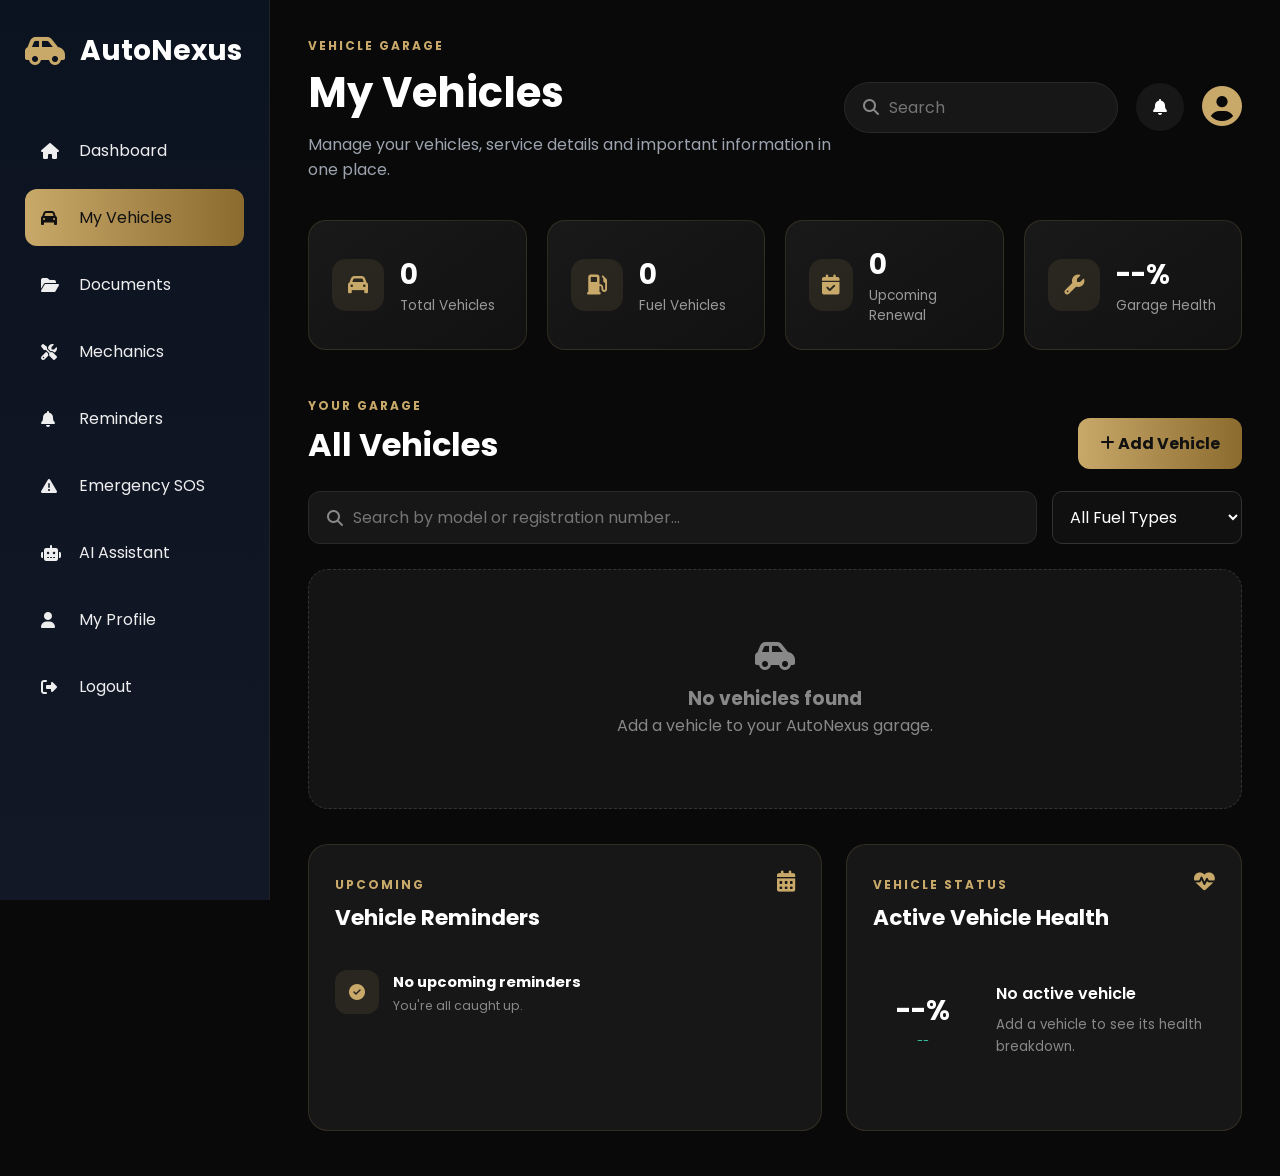
<file: app_backend/my-vehicle-page/my-vehicle.html>
<!DOCTYPE html>
<html lang="en">
<head>
    <meta charset="UTF-8">
    <script>
    (function(){
        try{
            if(localStorage.getItem("autonexus_theme")==="light"){
                document.documentElement.classList.add("light");
            }
        }catch(e){}
    })();
    </script>
    <meta name="viewport" content="width=device-width, initial-scale=1.0">
    <title>AutoNexus | My Vehicles</title>
    <link rel="stylesheet" href="my-vehicle.css">
    <link rel="stylesheet" href="../autonexus-theme.css">
    <link rel="stylesheet" href="https://cdnjs.cloudflare.com/ajax/libs/font-awesome/6.6.0/css/all.min.css">
</head>
<body>
    <aside class="sidebar">
    <div class="logo">
        <i class="fa-solid fa-car-side"></i>
        <h2>AutoNexus</h2>
    </div>

    <ul>
        <li onclick="window.location.href='../dashboard.html'"><i class="fas fa-house"></i><span>Dashboard</span></li>
        <li class="active" onclick="window.location.href='my-vehicle.html'"><i class="fas fa-car"></i><span>My Vehicles</span></li>
        <li onclick="window.location.href='../documents-page/documents.html'"><i class="fas fa-folder-open"></i><span>Documents</span></li>
        <li onclick="window.location.href='../mechanics-map-page/mechanics-map.html'"><i class="fas fa-screwdriver-wrench"></i><span>Mechanics</span></li>
        <li onclick="window.location.href='../reminders-page/reminders.html'"><i class="fas fa-bell"></i><span>Reminders</span></li>
        <li onclick="window.location.href='../emergency-sos-fixed-map/emergency-sos.html'"><i class="fas fa-triangle-exclamation"></i><span>Emergency SOS</span></li>
        <li onclick="window.location.href='../ai-assistant-page/ai-assistant.html'"><i class="fas fa-robot"></i><span>AI Assistant</span></li>
        <li onclick="window.location.href='../profile-page/profile.html'"><i class="fas fa-user"></i><span>My Profile</span></li>
        <li onclick="logout()"><i class="fas fa-right-from-bracket"></i><span>Logout</span></li>
    </ul>
</aside>

    <main class="dashboard">
        <header class="topbar">
            <div class="welcome">
                <span class="eyebrow">VEHICLE GARAGE</span>
                <h1>My Vehicles</h1>
                <p>Manage your vehicles, service details and important information in one place.</p>
            </div>

            <div class="top-right">
                <div class="search-box">
                    <i class="fas fa-search"></i>
                    <input id="globalSearch" type="text" placeholder="Search">
                </div>
                <div class="notification" id="notificationBtn">
                    <i class="fas fa-bell"></i>
                    <!-- <span>3</span> -->
                </div>
                <div class="profile" onclick="window.location.href='../profile-page/profile.html'">
                    <i class="fas fa-user-circle"></i>
                </div>
            </div>
        </header>

        <section class="overview">
            <div class="overview-card">
                <div class="overview-icon"><i class="fas fa-car"></i></div>
                <div><strong id="vehicleCount">2</strong><span>Total Vehicles</span></div>
            </div>
            <div class="overview-card">
                <div class="overview-icon"><i class="fas fa-gas-pump"></i></div>
                <div><strong id="fuelCount">2</strong><span>Fuel Vehicles</span></div>
            </div>
            <div class="overview-card">
                <div class="overview-icon"><i class="fas fa-calendar-check"></i></div>
                <div><strong id="renewalCount">1</strong><span>Upcoming Renewal</span></div>
            </div>
            <div class="overview-card">
                <div class="overview-icon"><i class="fas fa-wrench"></i></div>
                <div><strong id="garageHealthStat">--%</strong><span>Garage Health</span></div>
            </div>
        </section>

        <section class="page-heading">
            <div>
                <span class="section-label">YOUR GARAGE</span>
                <h2>All Vehicles</h2>
            </div>
            <button class="primary-btn" id="addVehicleBtn">
                <i class="fas fa-plus"></i> Add Vehicle
            </button>
        </section>

        <div class="vehicle-toolbar">
            <div class="vehicle-search">
                <i class="fas fa-search"></i>
                <input id="vehicleSearch" type="text" placeholder="Search by model or registration number...">
            </div>
            <select id="fuelFilter">
                <option value="all">All Fuel Types</option>
                <option value="Petrol">Petrol</option>
                <option value="Diesel">Diesel</option>
                <option value="Electric">Electric</option>
                <option value="CNG">CNG</option>
            </select>
        </div>

        <section id="vehicleContainer" class="vehicle-grid"></section>

        <section class="bottom-grid">
            <div class="panel">
                <div class="panel-header">
                    <div>
                        <span class="section-label">UPCOMING</span>
                        <h2>Vehicle Reminders</h2>
                    </div>
                    <i class="fas fa-calendar-days"></i>
                </div>
                <div id="vehicleReminders"></div>
            </div>

            <div class="panel health-panel">
                <div class="panel-header">
                    <div>
                        <span class="section-label">VEHICLE STATUS</span>
                        <h2>Active Vehicle Health</h2>
                    </div>
                    <i class="fas fa-heart-pulse"></i>
                </div>
                <div class="health-score">
                    <div class="score-ring"><strong id="healthRingScore">--%</strong><span id="healthRingLabel">--</span></div>
                    <div class="health-copy">
                        <p id="healthActiveVehicleName">No active vehicle</p>
                        <small id="healthCopyNote">Add a vehicle to see its health breakdown.</small>
                    </div>
                </div>
                <div class="health-breakdown" id="healthBreakdown"></div>
            </div>
        </section>
    </main>

    <div class="modal" id="vehicleModal">
        <div class="modal-content">
            <button class="close" id="closeModal" aria-label="Close">&times;</button>
            <span class="section-label">GARAGE</span>
            <h2>Add New Vehicle</h2>
            <p class="modal-subtitle">Add your vehicle details to your AutoNexus garage.</p>

            <form id="vehicleForm">
                <label>Vehicle Model
                    <div class="input-wrap"><i class="fas fa-car"></i>
                        <input id="vehicleName" type="text" placeholder="e.g. Hyundai Creta" required>
                    </div>
                </label>

                <label>Registration Number
                    <div class="input-wrap"><i class="fas fa-id-card"></i>
                        <input id="vehicleNumber" type="text" placeholder="e.g. PB65 AB 1234" required>
                    </div>
                </label>

                <div class="form-row">
                    <label>Fuel Type
                        <select id="fuelType">
                            <option>Petrol</option>
                            <option>Diesel</option>
                            <option>Electric</option>
                            <option>CNG</option>
                        </select>
                    </label>
                    <label>Insurance Expiry
                        <input id="insuranceDate" type="date" required>
                    </label>
                </div>

                <label>Current Mileage
                    <div class="input-wrap"><i class="fas fa-gauge-high"></i>
                        <input id="mileage" type="number" min="0" placeholder="e.g. 24500" required>
                    </div>
                </label>

                <p class="section-label" style="display:block;margin:6px 0 14px;">VEHICLE HEALTH DETAILS</p>

                <div class="form-row">
                    <label>Engine — Last Service Date
                        <input id="lastServiceDate" type="date">
                    </label>
                    <label>Engine — Mileage at Last Service
                        <input id="lastServiceMileage" type="number" min="0" placeholder="e.g. 20000">
                    </label>
                </div>

                <div class="form-row">
                    <label>Tyres — Last Changed
                        <input id="tyresChangedDate" type="date">
                    </label>
                    <label>Brakes — Last Changed
                        <input id="brakesChangedDate" type="date">
                    </label>
                </div>

                <label>Battery — Last Changed
                    <div class="input-wrap"><i class="fas fa-car-battery"></i>
                        <input id="batteryChangedDate" type="date">
                    </div>
                </label>

                <button class="save-btn" type="submit">Save Vehicle</button>
            </form>
        </div>
    </div>

    <script src="../autonexus-sync.js"></script>
<script src="../autonexus-location.js"></script>
<script src="my-vehicle.js"></script>
</body>
</html>
</file>
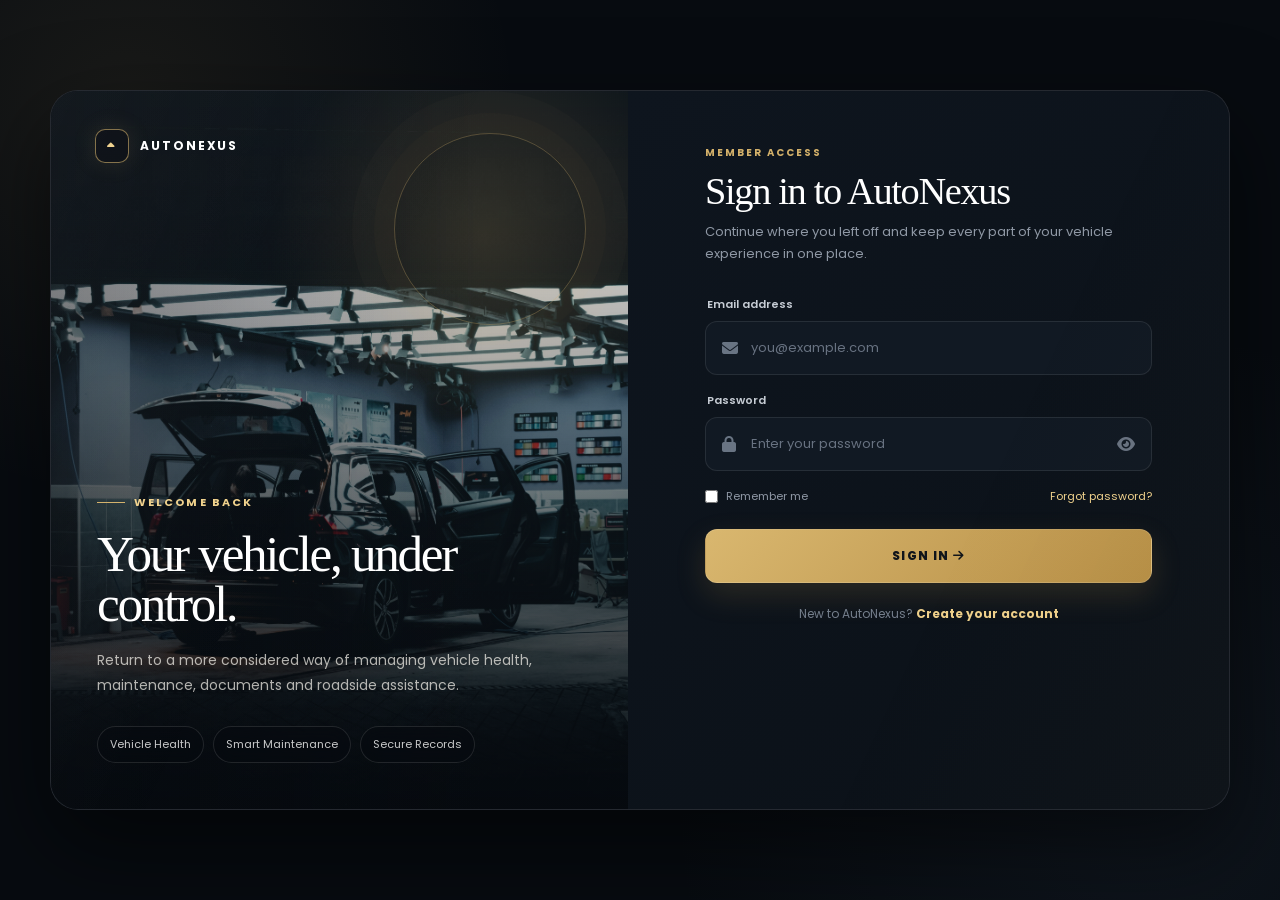
<file: app_backend/profile-page/profile.html>
<!DOCTYPE html>
<html lang="en">
<head>
    <meta charset="UTF-8">
    <script>
    (function(){
        try{
            if(localStorage.getItem("autonexus_theme")==="light"){
                document.documentElement.classList.add("light");
            }
        }catch(e){}
    })();
    </script>
    <meta name="viewport" content="width=device-width, initial-scale=1.0">
    <title>AutoNexus | My Profile</title>
    <link rel="stylesheet" href="profile.css">
    <link rel="stylesheet" href="../autonexus-theme.css">
    <link rel="stylesheet"
          href="https://cdnjs.cloudflare.com/ajax/libs/font-awesome/6.6.0/css/all.min.css">
</head>
<body>

<aside class="sidebar">
    <div class="logo">
        <i class="fa-solid fa-car-side"></i>
        <h2>AutoNexus</h2>
    </div>

    <ul>
        <li onclick="window.location.href='../dashboard.html'"><i class="fas fa-house"></i><span>Dashboard</span></li>
        <li onclick="window.location.href='../my-vehicle-page/my-vehicle.html'"><i class="fas fa-car"></i><span>My Vehicles</span></li>
        <li onclick="window.location.href='../documents-page/documents.html'"><i class="fas fa-folder-open"></i><span>Documents</span></li>
        <li onclick="window.location.href='../mechanics-map-page/mechanics-map.html'"><i class="fas fa-screwdriver-wrench"></i><span>Mechanics</span></li>
        <li onclick="window.location.href='../reminders-page/reminders.html'"><i class="fas fa-bell"></i><span>Reminders</span></li>
        <li onclick="window.location.href='../emergency-sos-fixed-map/emergency-sos.html'"><i class="fas fa-triangle-exclamation"></i><span>Emergency SOS</span></li>
        <li onclick="window.location.href='../ai-assistant-page/ai-assistant.html'"><i class="fas fa-robot"></i><span>AI Assistant</span></li>
        <li class="active" onclick="window.location.href='profile.html'"><i class="fas fa-user"></i><span>My Profile</span></li>
        <li onclick="logout()"><i class="fas fa-right-from-bracket"></i><span>Logout</span></li>
    </ul>
</aside>

<main class="dashboard">

    <header class="topbar">
        <div class="welcome">
            <span class="eyebrow">ACCOUNT</span>
            <h1>My Profile</h1>
            <p>Manage your personal details and view your complete mechanic booking history.</p>
        </div>

        <div class="top-right">
            <div class="notification" id="notificationBtn">
                <i class="fas fa-bell"></i>
                <span id="notificationCount">0</span>
            </div>

            <div class="profile-mini">
                <i class="fas fa-user-circle"></i>
            </div>
        </div>
    </header>

    <!-- PROFILE HERO -->
    <section class="profile-hero">
        <div class="profile-main">
            <div class="avatar-large" id="avatarLarge">DG</div>

            <div class="profile-heading">
                <span class="section-label">VEHICLE OWNER</span>
                <h2 id="heroName">User</h2>
                <p id="heroEmail">—</p>

                <div class="profile-badges">
                    <span><i class="fas fa-circle-check"></i> Verified Account</span>
                    <span><i class="fas fa-calendar"></i> Member since 2026</span>
                </div>
            </div>
        </div>

        <button class="edit-profile-btn" id="editProfileBtn">
            <i class="fas fa-pen"></i> Edit Profile
        </button>
    </section>

    <!-- STATS -->
    <section class="stats-grid">
        <div class="stat-card">
            <div class="stat-icon"><i class="fas fa-car"></i></div>
            <div>
                <strong id="vehicleCount">0</strong>
                <span>Vehicles</span>
            </div>
        </div>

        <div class="stat-card">
            <div class="stat-icon"><i class="fas fa-calendar-check"></i></div>
            <div>
                <strong id="bookingCount">0</strong>
                <span>Mechanic Bookings</span>
            </div>
        </div>

        <div class="stat-card">
            <div class="stat-icon"><i class="fas fa-screwdriver-wrench"></i></div>
            <div>
                <strong id="serviceCount">0</strong>
                <span>Services Completed</span>
            </div>
        </div>

        <div class="stat-card">
            <div class="stat-icon"><i class="fas fa-star"></i></div>
            <div>
                <strong id="ratingCount">—</strong>
                <span>Your Rating</span>
            </div>
        </div>
    </section>

    <section class="content-grid">

        <!-- PERSONAL DETAILS -->
        <div class="panel details-panel">
            <div class="panel-header">
                <div>
                    <span class="section-label">PERSONAL INFORMATION</span>
                    <h2>Profile Details</h2>
                </div>
                <i class="fas fa-id-card"></i>
            </div>

            <div class="details-grid">

                <div class="detail-item">
                    <div class="detail-icon"><i class="fas fa-user"></i></div>
                    <div>
                        <span>Full Name</span>
                        <strong id="detailName">—</strong>
                    </div>
                </div>

                <div class="detail-item">
                    <div class="detail-icon"><i class="fas fa-envelope"></i></div>
                    <div>
                        <span>Email Address</span>
                        <strong id="detailEmail">—</strong>
                    </div>
                </div>

                <div class="detail-item">
                    <div class="detail-icon"><i class="fas fa-phone"></i></div>
                    <div>
                        <span>Phone Number</span>
                        <strong id="detailPhone">+91 98765 43210</strong>
                    </div>
                </div>

                <div class="detail-item">
                    <div class="detail-icon"><i class="fas fa-location-dot"></i></div>
                    <div>
                        <span>City</span>
                        <strong id="detailCity">Chandigarh</strong>
                    </div>
                </div>

                <div class="detail-item">
                    <div class="detail-icon"><i class="fas fa-calendar-days"></i></div>
                    <div>
                        <span>Date of Birth</span>
                        <strong id="detailDob">15 August 2005</strong>
                    </div>
                </div>

                <div class="detail-item">
                    <div class="detail-icon"><i class="fas fa-venus-mars"></i></div>
                    <div>
                        <span>Gender</span>
                        <strong id="detailGender">Male</strong>
                    </div>
                </div>

            </div>
        </div>

        <!-- ACCOUNT -->
        <div class="panel account-panel">
            <div class="panel-header">
                <div>
                    <span class="section-label">ACCOUNT</span>
                    <h2>Account Settings</h2>
                </div>
                <i class="fas fa-gear"></i>
            </div>

            <div class="setting-row">
                <div class="setting-icon">
                    <i class="fas fa-bell"></i>
                </div>
                <div>
                    <strong>Notifications</strong>
                    <span>Service and reminder alerts</span>
                </div>
                <label class="switch">
                    <input id="notificationSwitch" type="checkbox" checked>
                    <span></span>
                </label>
            </div>

            <div class="setting-row">
                <div class="setting-icon">
                    <i class="fas fa-envelope"></i>
                </div>
                <div>
                    <strong>Email Updates</strong>
                    <span>Booking and service updates</span>
                </div>
                <label class="switch">
                    <input id="emailSwitch" type="checkbox" checked>
                    <span></span>
                </label>
            </div>

            <div class="setting-row clickable" id="passwordSetting">
                <div class="setting-icon">
                    <i class="fas fa-lock"></i>
                </div>
                <div>
                    <strong>Change Password</strong>
                    <span>Update your account password</span>
                </div>
                <i class="fas fa-chevron-right arrow"></i>
            </div>

            <div class="setting-row clickable danger-row" id="logoutSetting">
                <div class="setting-icon danger">
                    <i class="fas fa-right-from-bracket"></i>
                </div>
                <div>
                    <strong>Log Out</strong>
                    <span>Sign out from this device</span>
                </div>
                <i class="fas fa-chevron-right arrow"></i>
            </div>
        </div>

    </section>

    <!-- BOOKING HISTORY -->
    <section class="panel bookings-panel">

        <div class="panel-header booking-header">
            <div>
                <span class="section-label">SERVICE HISTORY</span>
                <h2>Previous Mechanic Bookings</h2>
                <p class="panel-subtitle">
                    View all your previous mechanic appointments and services.
                </p>
            </div>

            <div class="booking-controls">
                <div class="history-search">
                    <i class="fas fa-search"></i>
                    <input id="bookingSearch"
                           type="text"
                           placeholder="Search bookings...">
                </div>

                <select id="bookingFilter">
                    <option value="all">All Bookings</option>
                    <option value="completed">Completed</option>
                    <option value="confirmed">Confirmed</option>
                    <option value="cancelled">Cancelled</option>
                </select>
            </div>
        </div>

        <div class="booking-table-wrap">
            <table>
                <thead>
                    <tr>
                        <th>MECHANIC</th>
                        <th>SERVICE</th>
                        <th>VEHICLE</th>
                        <th>DATE</th>
                        <th>AMOUNT</th>
                        <th>STATUS</th>
                        <th></th>
                    </tr>
                </thead>

                <tbody id="bookingTableBody"></tbody>
            </table>
        </div>

    </section>

    <!-- VEHICLES + FAVOURITES -->
    <section class="bottom-grid">

        <div class="panel">
            <div class="panel-header">
                <div>
                    <span class="section-label">YOUR GARAGE</span>
                    <h2>My Vehicles</h2>
                </div>

                <button class="outline-btn"
                        onclick="window.location.href='../my-vehicle-page/my-vehicle.html'">
                    View All
                </button>
            </div>

            <div id="vehicleList" class="vehicle-list"></div>
        </div>

        <div class="panel">
            <div class="panel-header">
                <div>
                    <span class="section-label">PREFERENCES</span>
                    <h2>Favourite Mechanics</h2>
                </div>
                <i class="fas fa-heart"></i>
            </div>

            <div id="favoriteList"></div>
        </div>

    </section>

</main>

<!-- EDIT PROFILE MODAL -->
<div class="modal" id="profileModal">
    <div class="modal-content">
        <button class="close" id="closeProfile">&times;</button>

        <span class="section-label">ACCOUNT</span>
        <h2>Edit Profile</h2>
        <p class="modal-subtitle">Update your personal information.</p>

        <form id="profileForm">

            <div class="form-row">
                <label>Full Name
                    <input id="nameInput" type="text" required>
                </label>

                <label>Phone Number
                    <input id="phoneInput" type="tel" required>
                </label>
            </div>

            <label>Email Address
                <input id="emailInput" type="email" required>
            </label>

            <div class="form-row">
                <label>City
                    <input id="cityInput" type="text" required>
                </label>

                <label>Date of Birth
                    <input id="dobInput" type="date" required>
                </label>
            </div>

            <label>Gender
                <select id="genderInput">
                    <option>Male</option>
                    <option>Female</option>
                    <option>Other</option>
                    <option>Prefer not to say</option>
                </select>
            </label>

            <button class="save-btn" type="submit">
                <i class="fas fa-check"></i> Save Changes
            </button>
        </form>
    </div>
</div>

<!-- CHANGE PASSWORD MODAL -->
<div class="modal" id="passwordModal">
    <div class="modal-content small">
        <button class="close" id="closePassword">&times;</button>

        <span class="section-label">ACCOUNT</span>
        <h2>Change Password</h2>
        <p class="modal-subtitle">Choose a new password for your account.</p>

        <form id="passwordForm">
            <div id="passwordMessage"></div>

            <label>Current Password
                <input id="currentPasswordInput" type="password" autocomplete="current-password" required>
            </label>

            <label>New Password
                <input id="newPasswordInput" type="password" autocomplete="new-password" required>
            </label>

            <label>Confirm New Password
                <input id="confirmNewPasswordInput" type="password" autocomplete="new-password" required>
            </label>

            <button class="save-btn" type="submit">
                <i class="fas fa-check"></i> Update Password
            </button>
        </form>
    </div>
</div>

<!-- BOOKING DETAILS MODAL -->
<div class="modal" id="bookingModal">
    <div class="modal-content small">
        <button class="close" id="closeBooking">&times;</button>
        <span class="section-label">BOOKING DETAILS</span>
        <div id="bookingDetails"></div>
    </div>
</div>

<script src="../autonexus-sync.js"></script>
<script src="../autonexus-location.js"></script>
<script src="profile.js"></script>
</body>
</html>
</file>
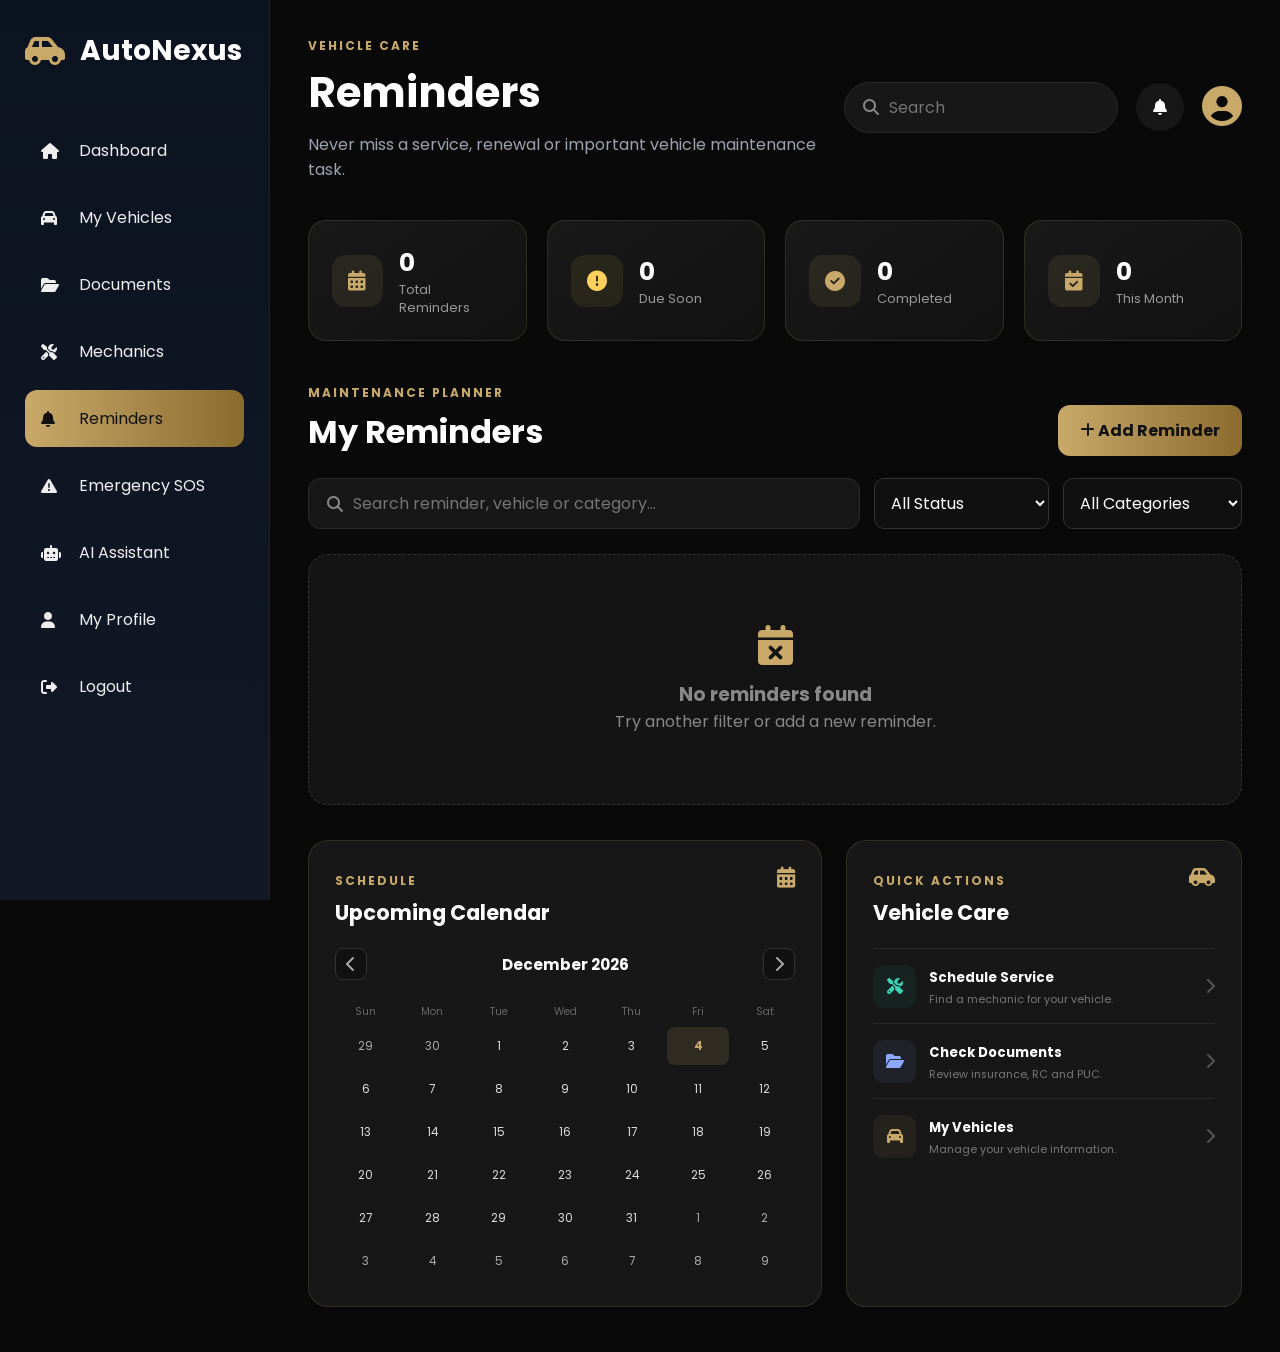
<file: app_backend/reminders-page/reminders.html>
<!DOCTYPE html>
<html lang="en">
<head>
    <meta charset="UTF-8">
    <script>
    (function(){
        try{
            if(localStorage.getItem("autonexus_theme")==="light"){
                document.documentElement.classList.add("light");
            }
        }catch(e){}
    })();
    </script>
    <meta name="viewport" content="width=device-width, initial-scale=1.0">
    <title>AutoNexus | Reminders</title>
    <link rel="stylesheet" href="reminders.css">
    <link rel="stylesheet" href="../autonexus-theme.css">
    <link rel="stylesheet"
          href="https://cdnjs.cloudflare.com/ajax/libs/font-awesome/6.6.0/css/all.min.css">
</head>
<body>

<aside class="sidebar">
    <div class="logo">
        <i class="fa-solid fa-car-side"></i>
        <h2>AutoNexus</h2>
    </div>

    <ul>
        <li onclick="window.location.href='../dashboard.html'"><i class="fas fa-house"></i><span>Dashboard</span></li>
        <li onclick="window.location.href='../my-vehicle-page/my-vehicle.html'"><i class="fas fa-car"></i><span>My Vehicles</span></li>
        <li onclick="window.location.href='../documents-page/documents.html'"><i class="fas fa-folder-open"></i><span>Documents</span></li>
        <li onclick="window.location.href='../mechanics-map-page/mechanics-map.html'"><i class="fas fa-screwdriver-wrench"></i><span>Mechanics</span></li>
        <li class="active" onclick="window.location.href='reminders.html'"><i class="fas fa-bell"></i><span>Reminders</span></li>
        <li onclick="window.location.href='../emergency-sos-fixed-map/emergency-sos.html'"><i class="fas fa-triangle-exclamation"></i><span>Emergency SOS</span></li>
        <li onclick="window.location.href='../ai-assistant-page/ai-assistant.html'"><i class="fas fa-robot"></i><span>AI Assistant</span></li>
        <li onclick="window.location.href='../profile-page/profile.html'"><i class="fas fa-user"></i><span>My Profile</span></li>
        <li onclick="logout()"><i class="fas fa-right-from-bracket"></i><span>Logout</span></li>
    </ul>
</aside>

<main class="dashboard">

    <header class="topbar">
        <div class="welcome">
            <span class="eyebrow">VEHICLE CARE</span>
            <h1>Reminders</h1>
            <p>Never miss a service, renewal or important vehicle maintenance task.</p>
        </div>

        <div class="top-right">
            <div class="search-box">
                <i class="fas fa-search"></i>
                <input id="globalSearch" type="text" placeholder="Search">
            </div>

            <div class="notification" id="notificationBtn">
                <i class="fas fa-bell"></i>
                <span id="notificationCount">3</span>
            </div>

            <div class="profile" onclick="window.location.href='../profile-page/profile.html'">
                <i class="fas fa-user-circle"></i>
            </div>
        </div>
    </header>

    <section class="overview">
        <div class="overview-card">
            <div class="overview-icon"><i class="fas fa-calendar-days"></i></div>
            <div><strong id="totalCount">0</strong><span>Total Reminders</span></div>
        </div>

        <div class="overview-card urgent-card">
            <div class="overview-icon"><i class="fas fa-circle-exclamation"></i></div>
            <div><strong id="dueSoonCount">0</strong><span>Due Soon</span></div>
        </div>

        <div class="overview-card">
            <div class="overview-icon"><i class="fas fa-circle-check"></i></div>
            <div><strong id="completedCount">0</strong><span>Completed</span></div>
        </div>

        <div class="overview-card">
            <div class="overview-icon"><i class="fas fa-calendar-check"></i></div>
            <div><strong id="monthCount">0</strong><span>This Month</span></div>
        </div>
    </section>

    <section class="page-heading">
        <div>
            <span class="section-label">MAINTENANCE PLANNER</span>
            <h2>My Reminders</h2>
        </div>

        <button class="primary-btn" id="addReminderBtn">
            <i class="fas fa-plus"></i> Add Reminder
        </button>
    </section>

    <div class="toolbar">
        <div class="reminder-search">
            <i class="fas fa-search"></i>
            <input id="reminderSearch" type="text"
                   placeholder="Search reminder, vehicle or category...">
        </div>

        <select id="statusFilter">
            <option value="all">All Status</option>
            <option value="pending">Pending</option>
            <option value="soon">Due Soon</option>
            <option value="completed">Completed</option>
            <option value="overdue">Overdue</option>
        </select>

        <select id="categoryFilter">
            <option value="all">All Categories</option>
            <option value="Service">Service</option>
            <option value="Insurance">Insurance</option>
            <option value="PUC">PUC</option>
            <option value="RC">RC / Registration</option>
            <option value="Tyres">Tyres</option>
            <option value="Battery">Battery</option>
            <option value="Other">Other</option>
        </select>
    </div>

    <section id="reminderContainer" class="reminder-grid"></section>

    <section class="bottom-grid">

        <div class="panel calendar-panel">
            <div class="panel-header">
                <div>
                    <span class="section-label">SCHEDULE</span>
                    <h2>Upcoming Calendar</h2>
                </div>
                <i class="fas fa-calendar-days"></i>
            </div>

            <div class="calendar-header">
                <button id="prevMonth"><i class="fas fa-chevron-left"></i></button>
                <strong id="calendarTitle"></strong>
                <button id="nextMonth"><i class="fas fa-chevron-right"></i></button>
            </div>

            <div class="weekdays">
                <span>Sun</span><span>Mon</span><span>Tue</span>
                <span>Wed</span><span>Thu</span><span>Fri</span><span>Sat</span>
            </div>

            <div id="calendarGrid" class="calendar-grid"></div>
        </div>

        <div class="panel">
            <div class="panel-header">
                <div>
                    <span class="section-label">QUICK ACTIONS</span>
                    <h2>Vehicle Care</h2>
                </div>
                <i class="fas fa-car-side"></i>
            </div>

            <div class="quick-action" id="serviceAction">
                <div class="quick-icon service">
                    <i class="fas fa-screwdriver-wrench"></i>
                </div>
                <div>
                    <strong>Schedule Service</strong>
                    <p>Find a mechanic for your vehicle.</p>
                </div>
                <i class="fas fa-chevron-right"></i>
            </div>

            <div class="quick-action" id="documentAction">
                <div class="quick-icon document">
                    <i class="fas fa-folder-open"></i>
                </div>
                <div>
                    <strong>Check Documents</strong>
                    <p>Review insurance, RC and PUC.</p>
                </div>
                <i class="fas fa-chevron-right"></i>
            </div>

            <div class="quick-action" id="vehicleAction">
                <div class="quick-icon vehicle">
                    <i class="fas fa-car"></i>
                </div>
                <div>
                    <strong>My Vehicles</strong>
                    <p>Manage your vehicle information.</p>
                </div>
                <i class="fas fa-chevron-right"></i>
            </div>
        </div>

    </section>
</main>

<!-- ADD / EDIT REMINDER MODAL -->
<div class="modal" id="reminderModal">
    <div class="modal-content">
        <button class="close" id="closeModal">&times;</button>

        <span class="section-label">VEHICLE CARE</span>
        <h2 id="modalTitle">Add Reminder</h2>
        <p class="modal-subtitle">
            Create a reminder so AutoNexus can keep your vehicle maintenance organised.
        </p>

        <form id="reminderForm">

            <label>Reminder Title
                <div class="input-wrap">
                    <i class="fas fa-bell"></i>
                    <input id="reminderTitle" type="text"
                           placeholder="e.g. Hyundai Creta Service" required>
                </div>
            </label>

            <div class="form-row">
                <label>Vehicle
                    <select id="reminderVehicle" required></select>
                </label>

                <label>Category
                    <select id="reminderCategory" required>
                        <option>Service</option>
                        <option>Insurance</option>
                        <option>PUC</option>
                        <option>RC</option>
                        <option>Tyres</option>
                        <option>Battery</option>
                        <option>Other</option>
                    </select>
                </label>
            </div>

            <div class="form-row">
                <label>Due Date
                    <input id="reminderDate" type="date" required>
                </label>

                <label>Reminder Time
                    <input id="reminderTime" type="time" value="09:00" required>
                </label>
            </div>

            <label>Notes
                <textarea id="reminderNotes"
                          placeholder="Add notes about this reminder..."></textarea>
            </label>

            <label class="switch-row">
                <span>
                    <strong>Browser notification</strong>
                    <small>Show a notification when this reminder is due.</small>
                </span>
                <input id="notificationToggle" type="checkbox" checked>
            </label>

            <button class="save-btn" type="submit">
                <i class="fas fa-check"></i> Save Reminder
            </button>
        </form>
    </div>
</div>

<!-- VIEW REMINDER MODAL -->
<div class="modal" id="viewModal">
    <div class="modal-content small">
        <button class="close" id="closeView">&times;</button>
        <span class="section-label">REMINDER DETAILS</span>
        <div id="viewContent"></div>
    </div>
</div>
    <script src="../autonexus-sync.js"></script>
<script src="../autonexus-location.js"></script>
    <script src="reminders_fixed.js"></script>
</body>
</html>
</file>
<file: app_backend/style.css>
/* ===============================
   GOOGLE FONT
=================================*/
@import url('https://fonts.googleapis.com/css2?family=Poppins:wght@300;400;500;600;700;800&display=swap');
/* ===============================
   VARIABLES
=================================*/
:root{
    --primary:#C8A96A;
    --secondary:#16213E;
    --accent:#7C3AED;
    --success:#14B8A6;
    --dark:#05070C;
    --card:#171717;
    --light:#ffffff;
    --gray:#9CA3AF;
    --radius:18px;
    --shadow:0 15px 35px rgba(0,0,0,.35);
    --transition:.4s ease;
}
/* ===============================
   RESET
=================================*/
*{
    margin:0;
    padding:0;
    box-sizing:border-box;
    scroll-behavior:smooth;
}
body{
    font-family:'Poppins',sans-serif;
    background:var(--dark);
    color:white;
    overflow-x:hidden;
}
img{
    width:100%;
    display:block;
}
a{
    text-decoration:none;
}
ul{
    list-style:none;
}
section{
    padding:100px 8%;
}
.section-title{
    text-align:center;
    margin-bottom:60px;
}
.section-title span{
    color:var(--primary);
    letter-spacing:2px;
    text-transform:uppercase;
    font-size:.9rem;
}
.section-title h2{
    font-size:2.8rem;
    margin-top:10px;
}
.section-title p{
    color:#b8b8b8;
    margin-top:20px;
    max-width:700px;
    margin-inline:auto;
}
/* ===============================
   LOADER
=================================*/
#loader{
    position:fixed;
    inset:0;
    background:#000;
    display:flex;
    justify-content:center;
    align-items:center;
    flex-direction:column;
    z-index:99999;
}
.loader-circle{
    width:80px;
    height:80px;
    border-radius:50%;
    border:5px solid #333;
    border-top:5px solid var(--primary);
    animation:spin 1s linear infinite;
}
#loader h2{
    margin-top:25px;
    letter-spacing:3px;
}
@keyframes spin{
    to{
        transform:rotate(360deg);
    }
}
/* ===============================
   NAVBAR
=================================*/
header{
    position:fixed;
    width:100%;
    top:0;
    left:0;
    z-index:999;
}
.navbar{
    display:flex;
    justify-content:space-between;
    align-items:center;
    padding:20px 8%;
    transition:.4s;
}
.navbar.scrolled{
    background:rgba(0,0,0,.85);
    backdrop-filter:blur(15px);
    box-shadow:0 10px 30px rgba(0,0,0,.4);
}
.logo{
    display:flex;
    align-items:center;
    gap:10px;
    color:white;
    font-size:1.7rem;
    font-weight:700;
}
.logo i{
    color:var(--primary);
}
.nav-links{
    display:flex;
    gap:35px;
}
.nav-links a{
    color:white;
    transition:.3s;
    font-weight:500;
}
.nav-links a:hover{
    color:var(--primary);
}
.nav-buttons{
    display:flex;
    gap:15px;
}
.login-btn{
    border:1px solid white;
    background:transparent;
    color:white;
    padding:10px 25px;
    border-radius:40px;
    cursor:pointer;
}
.signup-btn{
    background:var(--primary);
    color:white;
    border:none;
    padding:10px 25px;
    border-radius:40px;
    cursor:pointer;
}
.signup-btn:hover{
    transform:translateY(-3px);
}
.menu-btn{
    display:none;
    color:white;
    font-size:1.8rem;
    cursor:pointer;
}
/* ===============================
   HERO
=================================*/
.hero{
    min-height:100vh;
    display:flex;
    align-items:center;
    background:
    linear-gradient(rgba(0,0,0,.72),rgba(0,0,0,.75)),
    url("assets/zac-nielson-M5lsL2E4ot0-unsplash.jpg") center/cover;
    position:relative;
}
.hero-content{
    display:grid;
    grid-template-columns:1fr 1fr;
    gap:70px;
    align-items:center;
}
.hero-tag{
    background:rgba(230,57,70,.15);
    padding:10px 22px;
    border-radius:40px;
    color:var(--primary);
    display:inline-block;
    margin-bottom:25px;
}
.hero h1{
    font-size:4rem;
    line-height:1.1;
    margin-bottom:25px;
}
.hero p{
    color:#d1d5db;
    font-size:1.1rem;
    line-height:1.8;
    margin-bottom:35px;
}
/* .hero-right img{
    animation:float 4s ease-in-out infinite;
}
@keyframes float{
    0%{
        transform:translateY(0);
    }
    50%{
        transform:translateY(-20px);
    }
    100%{
        transform:translateY(0);
    }
} */
/* ===============================
   BUTTONS
=================================*/
.hero-buttons{
    display:flex;
    gap:20px;
    margin-bottom:40px;
}
.primary-btn{
    background:var(--primary);
    color:white;
    border:none;
    padding:15px 35px;
    border-radius:50px;
    font-size:1rem;
    cursor:pointer;
    transition:.3s;
}
.primary-btn:hover{
    transform:translateY(-5px);
    box-shadow:0 12px 30px rgba(230,57,70,.4);
}
.secondary-btn{
    background:transparent;
    color:white;
    border:2px solid white;
    padding:15px 35px;
    border-radius:50px;
    cursor:pointer;
}
.secondary-btn:hover{
    background:white;
    color:black;
}
.hero-features{
    display:flex;
    gap:30px;
    flex-wrap:wrap;
}
.hero-features div{
    display:flex;
    align-items:center;
    gap:10px;
    color:#ddd;
}
.hero-features i{
    color:var(--primary);
    font-size:1.2rem;
}
/*==================================
            STATS
===================================*/
.stats{
    display:grid;
    grid-template-columns:repeat(4,1fr);
    gap:30px;
    background:#0d0d0d;
}
.stat-card{
    background:var(--card);
    padding:40px 25px;
    border-radius:var(--radius);
    text-align:center;
    transition:var(--transition);
    box-shadow:var(--shadow);
}
.stat-card:hover{
    transform:translateY(-12px);
    border:1px solid var(--primary);
}
.stat-card h2{
    font-size:3rem;
    color:var(--primary);
    margin-bottom:12px;
}
.stat-card p{
    color:#cfcfcf;
    letter-spacing:1px;
}
/*==================================
          FEATURES
===================================*/
.features{
    background:#080808;
}
.feature-grid{
    display:grid;
    grid-template-columns:repeat(auto-fit,minmax(280px,1fr));
    gap:30px;
}
.feature-card{
    background:var(--card);
    padding:45px 30px;
    border-radius:18px;
    transition:.4s;
    text-align:center;
    border:1px solid transparent;
}
.feature-card:hover{
    transform:translateY(-12px);
    border-color:var(--primary);
    box-shadow:0 20px 40px rgba(230,57,70,.2);
}
.feature-card i{
    font-size:3rem;
    color:var(--primary);
    margin-bottom:25px;
}
.feature-card h3{
    margin-bottom:18px;
    font-size:1.4rem;
}
.feature-card p{
    color:#bcbcbc;
    line-height:1.8;
}
/*==================================
          SERVICES
===================================*/
.services{
    background:#111;
}
.service-container{
    display:grid;
    grid-template-columns:repeat(auto-fit,minmax(280px,1fr));
    gap:30px;
}
.service-card{
    background:#171717;
    border-radius:20px;
    padding:40px;
    transition:.4s;
    position:relative;
    overflow:hidden;
    cursor:pointer;
}
.service-card::before{
    content:"";
    position:absolute;
    width:100%;
    height:5px;
    left:0;
    top:0;
    background:var(--primary);
    transform:scaleX(0);
    transition:.4s;
}
.service-card:hover::before{
    transform:scaleX(1);
}
.service-card:hover{
    transform:translateY(-12px);
}
.service-card i{
    font-size:3rem;
    color:var(--primary);
    margin-bottom:25px;
}
.service-card h3{
    margin-bottom:15px;
}
.service-card p{
    color:#c4c4c4;
    line-height:1.8;
}
/*==================================
          AI SECTION
===================================*/
.ai-section{
    display:grid;
    grid-template-columns:1fr 1fr;
    gap:80px;
    align-items:center;
    background:#080808;
}
.ai-left{
    position:relative;
}
.ai-left img{
    border-radius:25px;
    box-shadow:var(--shadow);
}
.ai-right span{
    color:var(--primary);
    text-transform:uppercase;
    letter-spacing:2px;
}
.ai-right h2{
    margin:20px 0;
    font-size:2.7rem;
}
.ai-right p{
    color:#bcbcbc;
    line-height:1.9;
    margin-bottom:25px;
}
.ai-right ul{
    margin-bottom:35px;
}
.ai-right li{
    margin-bottom:18px;
    color:white;
}
.ai-right li i{
    color:var(--primary);
    margin-right:10px;
}
/*==================================
      DIGITAL LOCKER
===================================*/
.locker{
    background:#101010;
}
.locker-grid{
    display:grid;
    grid-template-columns:repeat(auto-fit,minmax(250px,1fr));
    gap:30px;
}
.locker-card{
    background:var(--card);
    padding:40px;
    border-radius:20px;
    text-align:center;
    transition:.4s;
}
.locker-card:hover{
    transform:translateY(-10px);
    background:#1e1e1e;
}
.locker-card i{
    font-size:3rem;
    color:var(--primary);
    margin-bottom:25px;
}
.locker-card h3{
    font-size:1.2rem;
}
/*==================================
        EMERGENCY SOS
===================================*/
.emergency{
    background:
    linear-gradient(rgba(230,57,70,.88),
    rgba(170,0,0,.92));
    text-align:center;
    padding:120px 10%;
}
.emergency-content h2{
    font-size:3rem;
    margin-bottom:25px;
}
.emergency-content p{
    max-width:700px;
    margin:auto;
    line-height:1.8;
    margin-bottom:40px;
    font-size:1.1rem;
}
.sos-btn{
    
    background:white;
    color: white;
    border:none;
    padding:18px 45px;
    border-radius:50px;
    font-size:1rem;
    cursor:pointer;
    transition:.4s;
    font-weight:600;
}
.sos-btn:hover{
    transform:translateY(-8px);
    box-shadow:0 20px 40px rgba(255,255,255,.3);
}
.sos-btn i{
    margin-right:10px;
    color: white;
}
/*==================================
      SECTION ANIMATION
===================================*/
.feature-card,
.service-card,
.locker-card,
.stat-card{
    opacity:0;
    transform:translateY(50px);
}
.show{
    opacity:1 !important;
    transform:translateY(0) !important;
    transition:1s;
}
/*==================================
        MECHANICS
===================================*/
.mechanics{
    background:#080808;
}
.mechanic-grid{
    display:grid;
    grid-template-columns:repeat(auto-fit,minmax(300px,1fr));
    gap:35px;
}
.mechanic-card{
    background:var(--card);
    border-radius:20px;
    overflow:hidden;
    transition:.4s;
    box-shadow:var(--shadow);
}
.mechanic-card:hover{
    transform:translateY(-12px);
}
.mechanic-card img{
    height:240px;
    object-fit:cover;
}
.mechanic-card h3{
    margin:20px;
    font-size:1.4rem;
}
.mechanic-card p{
    margin:10px 20px;
    color:#cfcfcf;
}
.mechanic-card button{
    margin:20px;
    width:calc(100% - 40px);
    background:var(--primary);
    color:white;
    border:none;
    padding:15px;
    border-radius:50px;
    cursor:pointer;
    transition:.3s;
}
.mechanic-card button:hover{
    background:#ff4d5d;
}
/*==================================
            ABOUT
===================================*/
.about{
    display:grid;
    grid-template-columns:1fr 1fr;
    gap:70px;
    align-items:center;
    background:#101010;
}
.about-left img{
    border-radius:20px;
    box-shadow:var(--shadow);
}
.about-right span{
    color:var(--primary);
    text-transform:uppercase;
    letter-spacing:2px;
}
.about-right h2{
    font-size:2.7rem;
    margin:20px 0;
}
.about-right p{
    color:#bdbdbd;
    line-height:1.9;
    margin-bottom:35px;
}
.about-features{
    display:grid;
    grid-template-columns:repeat(2,1fr);
    gap:20px;
}
.about-features div{
    background:#171717;
    padding:18px;
    border-radius:12px;
}
.about-features i{
    color:var(--primary);
    margin-right:10px;
}
/*==================================
            FAQ
===================================*/
.faq{
    background:#080808;
}
.faq-container{
    max-width:900px;
    margin:auto;
}
.faq-item{
    background:#171717;
    border-radius:12px;
    margin-bottom:20px;
    overflow:hidden;
}
.faq-question{
    display:flex;
    justify-content:space-between;
    align-items:center;
    padding:25px;
    cursor:pointer;
}
.faq-question h3{
    font-size:1.1rem;
}
.faq-question i{
    color:var(--primary);
    transition:.3s;
}
.faq-answer{
    max-height:0;
    overflow:hidden;
    transition:.4s;
}
.faq-answer p{
    padding:0 25px 25px;
    color:#c5c5c5;
    line-height:1.8;
}
.faq-item.active .faq-answer{
    max-height:300px;
}
.faq-item.active .faq-question i{
    transform:rotate(45deg);
}
/*==================================
            CONTACT
===================================*/
.contact{
    background:#101010;
}
.contact-container{
    display:grid;
    grid-template-columns:1fr 1fr;
    gap:50px;
    align-items:center;
}
.contact-left h3{
    font-size:2rem;
    margin-bottom:25px;
}
.contact-left p{
    color:#bcbcbc;
    line-height:1.8;
    margin-bottom:18px;
}
.contact-info p{
    margin-bottom:20px;
}
.contact-info i{
    color:var(--primary);
    margin-right:12px;
}
.contact-right{
    background:#171717;
    padding:40px;
    border-radius:20px;
}
.contact-right form{
    display:flex;
    flex-direction:column;
    gap:20px;
}
.contact-right input,
.contact-right textarea{
    background:#111;
    border:1px solid #333;
    color:white;
    padding:15px;
    border-radius:10px;
    outline:none;
}
.contact-right input:focus,
.contact-right textarea:focus{
    border-color:var(--primary);
}
.contact-right textarea{
    resize:none;
}
/*==================================
            FOOTER
===================================*/
footer{
    background:#050505;
    padding:80px 8% 30px;
}
.footer-container{
    display:grid;
    grid-template-columns:repeat(auto-fit,minmax(220px,1fr));
    gap:40px;
}
.footer-col h2{
    margin-bottom:20px;
}
.footer-col h3{
    margin-bottom:25px;
}
.footer-col p{
    color:#aaa;
    line-height:1.8;
}
.footer-col a{
    display:block;
    color:#bcbcbc;
    margin-bottom:12px;
    transition:.3s;
}
.footer-col a:hover{
    color:var(--primary);
    padding-left:6px;
}
.social-icons{
    display:flex;
    gap:15px;
}
.social-icons i{
    width:45px;
    height:45px;
    background:#171717;
    border-radius:50%;
    display:flex;
    justify-content:center;
    align-items:center;
    cursor:pointer;
    transition:.3s;
}
.social-icons i:hover{
    background:var(--primary);
}
.copyright{
    text-align:center;
    margin-top:60px;
    padding-top:25px;
    border-top:1px solid #222;
    color:#888;
}
/*==================================
        SCROLL TO TOP
===================================*/
#topBtn{
    position:fixed;
    bottom:30px;
    right:30px;
    width:55px;
    height:55px;
    border:none;
    border-radius:50%;
    background:var(--primary);
    color:white;
    font-size:1.2rem;
    cursor:pointer;
    display:none;
    z-index:999;
    transition:.3s;
}
#topBtn:hover{
    transform:translateY(-5px);
}
/*==================================
        RESPONSIVE
===================================*/
@media(max-width:992px){
.hero-content,
.ai-section,
.about,
.contact-container{
grid-template-columns:1fr;
text-align:center;
}
.hero-right{
order:-1;
}
.stats{
grid-template-columns:repeat(2,1fr);
}
.nav-links{
display:none;
}
.menu-btn{
display:block;
}
.nav-buttons{
display:none;
}
}
@media(max-width:768px){
.hero h1{
font-size:2.7rem;
}
.section-title h2{
font-size:2rem;
}
.stats{
grid-template-columns:1fr;
}
.feature-grid,
.service-container,
.locker-grid,
.mechanic-grid{
grid-template-columns:1fr;
}
.about-features{
grid-template-columns:1fr;
}
.hero-buttons{
flex-direction:column;
}
.hero-features{
justify-content:center;
}
section{
padding:70px 6%;
}
}
@media(max-width:500px){
.hero h1{
font-size:2.2rem;
}
.hero p{
font-size:0.95rem;
}
.primary-btn,
.secondary-btn{
width:100%;
}
.contact-right{
padding:25px;
}
}
body::before{content:'';position:fixed;inset:0;background:
radial-gradient(circle at top right, rgba(124,58,237,.08), transparent 35%),
radial-gradient(circle at bottom left, rgba(20,184,166,.08), transparent 35%);
pointer-events:none;}
.card,.service-card,.feature-card{border:1px solid rgba(200,169,106,.15);backdrop-filter:blur(10px)}
button,.btn{transition:.35s ease;box-shadow:0 10px 30px rgba(200,169,106,.18)}
button:hover,.btn:hover{transform:translateY(-3px)}


/* ===== AutoNexus Premium V2 ===== */
body{
background:
radial-gradient(circle at top right, rgba(124,58,237,.12), transparent 30%),
radial-gradient(circle at left, rgba(200,169,106,.08), transparent 35%),
#0b1018;
}
header{
backdrop-filter:blur(18px);
background:rgba(10,15,24,.75)!important;
border-bottom:1px solid rgba(255,255,255,.06);
}
.navbar{max-width:1400px;margin:auto;}
.hero,.hero-section{
min-height:100vh;
display:flex;
align-items:center;
}
.hero-content h1{
font-size:4rem!important;
line-height:1.05;
background:linear-gradient(90deg,#fff,#C8A96A);
-webkit-background-clip:text;
-webkit-text-fill-color:transparent;
}
.hero-content p{
color:#b7c0cf!important;
font-size:1.1rem;
max-width:620px;
}
.card,.service-card,.feature-card{
background:rgba(255,255,255,.05)!important;
backdrop-filter:blur(18px);
border:1px solid rgba(255,255,255,.08);
border-radius:24px!important;
transition:.35s;
}
.card:hover,.service-card:hover,.feature-card:hover{
transform:translateY(-10px);
box-shadow:0 25px 50px rgba(0,0,0,.4);
border-color:#C8A96A;
}
button,.btn,.primary-btn{
background:linear-gradient(135deg,#C8A96A,#a88439)!important;
border:none;
box-shadow:0 10px 30px rgba(200,169,106,.3);
}
button:hover,.btn:hover,.primary-btn:hover{
transform:translateY(-3px) scale(1.02);
}
</file>
<file: app_backend/autonexus-theme.css>
/* AutoNexus shared theme layer.
   Loaded on every page AFTER that page's own stylesheet.
   Dark is the default look (unchanged). Adding "light" to <html> — done by
   the inline script in <head>, before first paint — switches the app to
   the light palette below. The same class/key is used everywhere so the
   toggle on the Dashboard is reflected on every other page, including
   after a refresh.
*/

/* ------------------------------------------------------------------ *
 * 1) Invisible scrollbars, everywhere, in both themes.
 *    Scrolling still works — only the visible track/thumb is hidden.
 * ------------------------------------------------------------------ */
*{
    scrollbar-width:none;        /* Firefox */
    -ms-overflow-style:none;     /* old Edge/IE */
}
*::-webkit-scrollbar{            /* Chrome, Safari, new Edge */
    width:0;
    height:0;
    display:none;
}
html,body{
    overflow-x:hidden;
}

/* Profile and notification controls are clickable on every page. */
.profile,
.notification,
.profile-mini{
    cursor:pointer;
}

/* ------------------------------------------------------------------ *
 * 2) Light theme — redefines every CSS variable name used across the
 *    app's stylesheets (names differ slightly page to page), then
 *    repaints the hardcoded dark surfaces that don't read from a
 *    variable so every page reskins consistently.
 * ------------------------------------------------------------------ */
html.light{
    color-scheme:light;

    /* dashboard.css naming */
    --gold:#8B6B2E;
    --gold-dark:#6b5322;
    --bg:#f2ede3;
    --card:#ffffff;
    --card2:#faf7f0;
    --line:rgba(139,107,46,.25);
    --text:#1c1a16;
    --muted:#736a5c;

    /* naming shared by my-vehicle / mechanics-map / ai-assistant /
       documents / profile / reminders / emergency-sos */
    --primary:#8B6B2E;
    --primary-dark:#6b5322;
    --card-2:#faf7f0;
    --border:rgba(139,107,46,.25);

    /* style.css (landing page) naming */
    --dark:#f2ede3;
    --light:#1c1a16;
    --gray:#736a5c;
    --secondary:#e8ded0;
}

html.light body{
    background:var(--bg) !important;
    color:var(--text) !important;
}

/* Structural surfaces: cards, panels, boxes, modals, notices, tables,
   search pills, list rows — repainted regardless of whether the
   original rule used a variable or a hardcoded dark hex.
   [class$="..."] (ends-with) is used instead of a plain substring match
   so this only catches real container classes like "vehicle-card" or
   "health-panel" — not unrelated classes that merely contain the same
   word, e.g. icon classes like "fa-id-card" or text classes like
   "panel-header"/"panel-title". */
html.light [class$="card"]:not(i),
html.light [class$="panel"]:not(i),
html.light [class$="-box"]:not(i),
html.light [class*="modal-content"],
html.light [class$="notice"],
html.light [class$="reminder"],
html.light table,
html.light .topbar .search-box,
html.light .vehicle-search,
html.light .document-search,
html.light .reminder-search,
html.light .history-search,
html.light .icon-btn,
html.light .notification,
html.light .side-link,
html.light .message.bot .bubble,
html.light .toolbar,
html.light .booking-controls,
html.light .empty-state{
    background:var(--card) !important;
    border-color:var(--border,var(--line)) !important;
    color:var(--text) !important;
}

html.light input,
html.light select,
html.light textarea{
    background:#ffffff !important;
    color:var(--text) !important;
    border-color:var(--border,var(--line)) !important;
}

html.light input::placeholder,
html.light textarea::placeholder{
    color:var(--muted) !important;
}

html.light th{
    color:var(--muted) !important;
}
html.light td{
    color:var(--text) !important;
}
html.light th,
html.light td{
    border-color:var(--border,var(--line)) !important;
}

/* The sidebar keeps its dark navy in both themes — it's the app's
   brand chrome, not a themeable content surface. Text stays white;
   the active/hover nav pill already sets its own dark text (#111)
   against its gold background and must not be touched here. */
html.light .sidebar,
html.light .sidebar *{
    color:#fff;
}
html.light .sidebar li:hover,
html.light .sidebar li.active,
html.light .sidebar li:hover *,
html.light .sidebar li.active *{
    color:#111;
}
</file>
<file: app_backend/auth.css>
/* ===========================
   GOOGLE FONT
=========================== */
@import url('https://fonts.googleapis.com/css2?family=Poppins:wght@300;400;500;600;700;800&display=swap');
/* ===========================
   RESET
=========================== */
*{
    margin:0;
    padding:0;
    box-sizing:border-box;
    font-family:'Poppins',sans-serif;
}
body{
    min-height:100vh;
    display:flex;
    justify-content:center;
    align-items:center;
    background:
    linear-gradient(rgba(0,0,0,.7),rgba(0,0,0,.7)),
    url("assets/login-bg.jpg");
    background-size:cover;
    background-position:center;
    overflow:hidden;
}

/* Signup: the full form must remain reachable on every viewport. */
body.signup-page{
    min-height:100dvh;
    height:auto;
    align-items:flex-start;
    overflow-x:hidden;
    overflow-y:auto;
    padding:24px;
}
body.signup-page .container{
    height:auto;
    min-height:650px;
    max-height:none;
    overflow:hidden;
}
body.signup-page .right-panel{
    min-height:650px;
    height:auto;
    overflow:visible;
    align-items:flex-start;
    padding:44px 0;
}
body.signup-page .right-panel form{
    padding:0;
    margin:auto;
}
body.signup-page ::-webkit-scrollbar{width:0;height:0}
body.signup-page{scrollbar-width:none}
/* ===========================
   MAIN CONTAINER
=========================== */
.container{
    width:1100px;
    height:650px;
    display:grid;
    grid-template-columns:45% 55%;
    background:rgba(12,18,30,.55);border:1px solid rgba(200,169,106,.15);
    backdrop-filter:blur(18px);
    border-radius:25px;
    overflow:hidden;
    box-shadow:0 20px 50px rgba(0,0,0,.5);
}
/* ===========================
   LEFT PANEL
=========================== */
.left-panel{
    background:
    linear-gradient(rgba(200,169,106,.78),
    rgba(15,23,42,.92)),
    url("assets/car.jpg");
    background-size:cover;
    background-position:center;
    display:flex;
    justify-content:center;
    align-items:center;
    text-align:center;
    padding:50px;
}
.overlay{
    color:white;
}
.overlay h1{
    font-size:3rem;
    margin-bottom:20px;
}
.overlay p{
    font-size:1.05rem;
    line-height:1.8;
}
/* ===========================
   RIGHT PANEL
=========================== */
.right-panel{
    display:flex;
    justify-content:center;
    align-items:center;
    background:#111;
}
form{
    width:80%;
}
form h2{
    color:white;
    font-size:2.4rem;
    margin-bottom:35px;
}
/* ===========================
   INPUT BOX
=========================== */
.input-box{
    position:relative;
    margin-bottom:22px;
}
.input-box input{
    width:100%;
    padding:16px 50px;
    background:#1c1c1c;
    border:1px solid #333;
    border-radius:12px;
    color:white;
    font-size:1rem;
    outline:none;
    transition:.3s;
}
.input-box input:focus{
    border-color:#C8A96A;
}
.input-box i:first-child{
    position:absolute;
    left:18px;
    top:50%;
    transform:translateY(-50%);
    color:#888;
}
/* ===========================
   PASSWORD ICON
=========================== */
.password-box{
    position:relative;
}
.togglePassword{
    position:absolute;
    right:18px;
    top:50%;
    transform:translateY(-50%);
    cursor:pointer;
    color:#999;
    transition:.3s;
}
.togglePassword:hover{
    color:#C8A96A;
}
/* ===========================
   PASSWORD RULES
=========================== */
.rules{
    color:#bbb;
    margin-bottom:25px;
    font-size:.9rem;
}
.rules ul{
    margin-top:10px;
    padding-left:18px;
}
.rules li{
    margin-bottom:6px;
}
/* ===========================
   LOGIN OPTIONS
=========================== */
.login-options{
    display:flex;
    justify-content:space-between;
    align-items:center;
    margin-bottom:25px;
    color:white;
}
.login-options a{
    color:#C8A96A;
    text-decoration:none;
}
.login-options label{
    display:flex;
    align-items:center;
    gap:8px;
}
/* ===========================
   BUTTON
=========================== */
button{
    width:100%;
    padding:16px;
    border:none;
    border-radius:12px;
    background:#C8A96A;
    color:white;
    font-size:1rem;
    cursor:pointer;
    transition:.3s;
    font-weight:600;
}
button:hover{
    background:#ff4b5c;
    transform:translateY(-3px);
}
/* ===========================
   LINKS
=========================== */
form p{
    margin-top:25px;
    color:#bbb;
    text-align:center;
}
form p a{
    color:#C8A96A;
    text-decoration:none;
    font-weight:600;
}
form p a:hover{
    text-decoration:underline;
}
/*=========================================
        FLOATING ANIMATION
=========================================*/
.container{
    animation:fadeIn .8s ease;
}
@keyframes fadeIn{
    from{
        opacity:0;
        transform:translateY(40px);
    }
    to{
        opacity:1;
        transform:translateY(0);
    }
}
.left-panel{
    animation:slideLeft 1s ease;
}
@keyframes slideLeft{
    from{
        transform:translateX(-80px);
        opacity:0;
    }
    to{
        transform:translateX(0);
        opacity:1;
    }
}
.right-panel{
    animation:slideRight 1s ease;
}
@keyframes slideRight{
    from{
        transform:translateX(80px);
        opacity:0;
    }
    to{
        transform:translateX(0);
        opacity:1;
    }
}
/*=========================================
        INPUT HOVER EFFECT
=========================================*/
.input-box input:hover{
    border-color:#C8A96A;
}
.input-box input::placeholder{
    color:#888;
}
.input-box input:focus{
    box-shadow:0 0 20px rgba(230,57,70,.25);
}
/*=========================================
        BUTTON EFFECT
=========================================*/
button{
    position:relative;
    overflow:hidden;
}
button::before{
    content:"";
    position:absolute;
    top:0;
    left:-120%;
    width:120%;
    height:100%;
    background:
    linear-gradient(
        90deg,
        transparent,
        rgba(255,255,255,.25),
        transparent
    );
    transition:.6s;
}
button:hover::before{
    left:120%;
}
/*=========================================
        ERROR MESSAGE
=========================================*/
.error{
    color:#ff4d4d;
    font-size:.85rem;
    margin-top:-10px;
    margin-bottom:15px;
    display:none;
}
.success{
    color:#42ff7b;
    font-size:.9rem;
    margin-top:10px;
    margin-bottom:15px;
    display:none;
}
/*=========================================
        PASSWORD STRENGTH
=========================================*/
.strength{
    width:100%;
    height:6px;
    border-radius:20px;
    background:#2c2c2c;
    margin-top:8px;
    overflow:hidden;
}
.strength span{
    display:block;
    height:100%;
    width:0;
    border-radius:20px;
    transition:.4s;
}
.weak{
    width:33% !important;
    background:#ff3b3b;
}
.medium{
    width:66% !important;
    background:#ffc107;
}
.strong{
    width:100% !important;
    background:#28d17c;
}
/*=========================================
        CHECKBOX
=========================================*/
input[type="checkbox"]{
    accent-color:#C8A96A;
    cursor:pointer;
}
/*=========================================
        LINK EFFECTS
=========================================*/
a{
    transition:.3s;
}
a:hover{
    color:#ff4d5c;
}
/*=========================================
        SCROLLBAR
=========================================*/
::-webkit-scrollbar{
    width:10px;
}
::-webkit-scrollbar-track{
    background:#111;
}
::-webkit-scrollbar-thumb{
    background:#C8A96A;
    border-radius:20px;
}
/*=========================================
        RESPONSIVE
=========================================*/
@media(max-width:992px){
.container{
    width:90%;
    grid-template-columns:1fr;
    height:auto;
}
body.signup-page .container{max-height:none}
body.signup-page .right-panel{min-height:auto;overflow:visible}
.left-panel{
    min-height:250px;
}
.right-panel{
    padding:40px 0;
}
form{
    width:85%;
}
}
@media(max-width:768px){
body{
    padding:20px;
}
body.signup-page{
    padding:12px;
}
.container{
    border-radius:15px;
}
.overlay h1{
    font-size:2.2rem;
}
.overlay p{
    font-size:.95rem;
}
form h2{
    font-size:2rem;
}
.input-box input{
    padding:14px 45px;
}
button{
    padding:14px;
}
.login-options{
    flex-direction:column;
    gap:15px;
    align-items:flex-start;
}
}
@media(max-width:500px){
.container{
    width:100%;
}
.left-panel{
    padding:30px;
}
.overlay h1{
    font-size:1.8rem;
}
.overlay p{
    font-size:.9rem;
}
form{
    width:90%;
}
form h2{
    text-align:center;
}
.rules{
    font-size:.8rem;
}
}
/*=========================================
        SHAKE ANIMATION
=========================================*/
.shake{
    animation:shake .35s;
}
@keyframes shake{
0%{transform:translateX(0);}
25%{transform:translateX(-8px);}
50%{transform:translateX(8px);}
75%{transform:translateX(-8px);}
100%{transform:translateX(0);}
}
/*=========================================
        SUCCESS POPUP
=========================================*/
.popup{
    position:fixed;
    top:25px;
    right:25px;
    background:#1d1d1d;
    color:white;
    padding:18px 30px;
    border-left:5px solid #28d17c;
    border-radius:10px;
    box-shadow:0 10px 30px rgba(0,0,0,.4);
    opacity:0;
    pointer-events:none;
    transition:.4s;
    z-index:1000;
}
.popup.show{
    opacity:1;
    pointer-events:auto;
}
/* Final signup overflow guard: never clip the form. */
body.signup-page .container,
body.signup-page .right-panel,
body.signup-page #signupForm{
    max-height:none !important;
}
body.signup-page .container{
    overflow:visible !important;
}
body.signup-page .right-panel{
    overflow:visible !important;
}
@media (max-width:992px){
    body.signup-page .container{display:block;}
    body.signup-page .right-panel{padding:36px 0 48px;}
}
</file>
<file: app_backend/login-premium.css>
/* AutoNexus — Premium Sign In */
:root{
  --auth-bg:#070b10;
  --auth-panel:#0d131b;
  --auth-panel-2:#101821;
  --auth-line:rgba(255,255,255,.09);
  --auth-gold:#d4b16a;
  --auth-gold-bright:#f0d28d;
  --auth-text:#f5f2eb;
  --auth-muted:#8f98a5;
}

html,body{min-height:100%;}
body.login-page{
  min-height:100dvh;
  padding:28px;
  display:flex;
  align-items:center;
  justify-content:center;
  overflow:auto;
  background:
    radial-gradient(circle at 10% 12%,rgba(212,177,106,.09),transparent 28%),
    radial-gradient(circle at 90% 90%,rgba(68,92,120,.12),transparent 34%),
    var(--auth-bg);
  color:var(--auth-text);
}
body.login-page .auth-shell{
  position:relative;
  width:min(1180px,100%);
  height:min(720px,calc(100dvh - 56px));
  min-height:620px;
  display:grid;
  grid-template-columns:.98fr 1.02fr;
  overflow:hidden;
  border:1px solid rgba(255,255,255,.10);
  border-radius:28px;
  background:rgba(13,19,27,.94);
  box-shadow:0 35px 90px rgba(0,0,0,.55),0 0 0 1px rgba(212,177,106,.04) inset;
  backdrop-filter:blur(22px);
}
body.login-page .auth-shell::before{
  content:"";position:absolute;inset:0;pointer-events:none;z-index:5;
  background:linear-gradient(115deg,rgba(255,255,255,.035),transparent 30%,transparent 72%,rgba(212,177,106,.025));
}

.login-visual{
  position:relative;min-width:0;overflow:hidden;isolation:isolate;
  padding:46px;display:flex;align-items:flex-end;
  background:
    linear-gradient(180deg,rgba(5,9,14,.05),rgba(5,9,14,.38) 42%,rgba(5,9,14,.97)),
    url("assets/chi-xiang-QIeJeacWug8-unsplash.jpg") center/cover no-repeat;
}
.login-visual::before{content:"";position:absolute;inset:0;z-index:-1;background:linear-gradient(90deg,rgba(7,11,16,.38),transparent 75%),radial-gradient(circle at 75% 20%,rgba(212,177,106,.18),transparent 30%);}
.login-visual::after{content:"";position:absolute;width:190px;height:190px;top:42px;right:42px;border:1px solid rgba(212,177,106,.30);border-radius:50%;box-shadow:0 0 0 20px rgba(212,177,106,.025),0 0 0 42px rgba(212,177,106,.015);}
.auth-brand{position:absolute;top:38px;left:44px;display:flex;align-items:center;gap:11px;letter-spacing:.16em;font-size:12px;font-weight:700;color:#fff;}
.auth-brand-mark{width:34px;height:34px;display:grid;place-items:center;border:1px solid rgba(212,177,106,.6);border-radius:10px;color:var(--auth-gold-bright);background:rgba(7,11,16,.45);box-shadow:0 0 24px rgba(212,177,106,.12);}
.login-copy{max-width:470px;}
.login-eyebrow{display:inline-flex;align-items:center;gap:9px;margin-bottom:18px;color:var(--auth-gold-bright);font-size:11px;font-weight:700;letter-spacing:.19em;text-transform:uppercase;}
.login-eyebrow::before{content:"";width:28px;height:1px;background:var(--auth-gold);}
.login-copy h1{margin:0 0 18px;font-family:Georgia,'Times New Roman',serif;font-size:clamp(2.8rem,4vw,4.6rem);line-height:.98;font-weight:500;letter-spacing:-.045em;color:#fff;}
.login-copy p{margin:0;color:rgba(245,242,235,.72);font-size:14px;line-height:1.8;}
.login-points{display:flex;flex-wrap:wrap;gap:9px;margin-top:28px;}
.login-point{padding:9px 12px;border:1px solid rgba(255,255,255,.11);border-radius:999px;background:rgba(7,11,16,.34);color:rgba(255,255,255,.78);font-size:11px;backdrop-filter:blur(10px);}

.login-form-panel{min-width:0;min-height:0;overflow-y:auto;padding:54px clamp(38px,6vw,84px);background:linear-gradient(145deg,#0e151e,#0b1118);scrollbar-width:none;-ms-overflow-style:none;}
.login-form-panel::-webkit-scrollbar{width:0;height:0;display:none;}
#loginForm{width:100%;max-width:470px;margin:0 auto;padding:0;}
.login-form-header{margin-bottom:30px;}
.login-form-header .mini-label{display:block;margin-bottom:10px;color:var(--auth-gold);font-size:10px;font-weight:700;letter-spacing:.2em;text-transform:uppercase;}
#loginForm h2{margin:0 0 10px;color:#fff;font-family:Georgia,'Times New Roman',serif;font-size:clamp(2.1rem,3vw,2.75rem);line-height:1.05;font-weight:500;letter-spacing:-.035em;}
.login-subtitle{margin:0!important;text-align:left!important;color:var(--auth-muted)!important;font-size:13px!important;line-height:1.7!important;}
.login-field{margin-bottom:17px;}
.login-field label{display:block;margin:0 0 8px 2px;color:#c7cdd5;font-size:11px;font-weight:600;}
.login-page .input-box{margin:0;position:relative;}
.login-page .input-box input{width:100%;height:54px;padding:0 45px;border:1px solid var(--auth-line);border-radius:12px;outline:none;background:#111923!important;color:#f5f2eb!important;font-family:inherit;font-size:13px;transition:.22s ease;}
.login-page .input-box input:hover{border-color:rgba(255,255,255,.18);}
.login-page .input-box input:focus{border-color:var(--auth-gold);background:#121b26!important;box-shadow:0 0 0 3px rgba(212,177,106,.08),0 12px 28px rgba(0,0,0,.12);transform:translateY(-1px);}
.login-page .input-box input::placeholder{color:#687281;}
.login-page .input-box i:first-child{left:17px;color:#697483;z-index:2;pointer-events:none;}
.login-page .password-box .togglePassword{right:17px;color:#687281;z-index:3;cursor:pointer;}
.login-page .password-box .togglePassword:hover{color:var(--auth-gold-bright);}
.login-options{display:flex;justify-content:space-between;align-items:center;gap:20px;margin:4px 0 24px;color:#8f98a5;font-size:11px;}
.login-options label{display:flex;align-items:center;gap:8px;cursor:pointer;}
.login-options input{accent-color:var(--auth-gold);}
.login-options a{color:var(--auth-gold-bright);text-decoration:none;}
.login-options a:hover{color:#fff;}
#loginForm button{width:100%;height:54px;border:1px solid rgba(255,255,255,.12);border-radius:12px;background:linear-gradient(135deg,#d9b76f,#b68e45);color:#11151a;font-size:12px;font-weight:800;letter-spacing:.11em;text-transform:uppercase;box-shadow:0 12px 30px rgba(183,143,70,.18);cursor:pointer;transition:.2s ease;}
#loginForm button:hover{background:linear-gradient(135deg,#ebcc88,#c49b50);transform:translateY(-2px);box-shadow:0 17px 34px rgba(183,143,70,.24);}
.login-footer{margin-top:22px!important;color:#737e8d!important;font-size:12px!important;text-align:center!important;}
.login-footer a{color:var(--auth-gold-bright)!important;font-weight:700!important;text-decoration:none;}
.login-footer a:hover{color:#fff!important;}
body.login-page #authMessage{margin:0 0 18px!important;border:1px solid rgba(212,177,106,.18);background:rgba(212,177,106,.07)!important;color:#d9c08a!important;}

@media(max-width:900px){
 body.login-page{align-items:flex-start;padding:18px;}
 body.login-page .auth-shell{height:auto;min-height:0;grid-template-columns:1fr;overflow:visible;}
 .login-visual{min-height:340px;padding:40px;}
 .login-form-panel{min-height:620px;overflow:visible;padding:44px clamp(28px,7vw,70px) 50px;}
}
@media(max-width:620px){
 body.login-page{padding:10px;}
 body.login-page .auth-shell{border-radius:20px;}
 .login-visual{min-height:300px;padding:32px 25px;}
 .auth-brand{left:25px;top:23px;}
 .login-copy h1{font-size:2.55rem;}
 .login-copy p{font-size:12px;}
 .login-form-panel{padding:34px 22px 42px;}
 .login-options{align-items:flex-start;flex-direction:column;gap:12px;}
}
</file>
<file: app_backend/signup-premium.css>
/* =====================================================================
   AutoNexus — Premium Sign Up
   The right panel owns its scroll on desktop. The page scrolls on mobile.
   ===================================================================== */

:root {
    --su-bg: #070a0e;
    --su-panel: #0c1117;
    --su-panel-soft: #101720;
    --su-field: #111820;
    --su-line: rgba(255,255,255,.095);
    --su-line-hover: rgba(221,184,105,.40);
    --su-gold: #d6b36b;
    --su-gold-light: #f0d38f;
    --su-white: #f6f3ec;
    --su-muted: #8b95a3;
}

html { min-height: 100%; }

body.signup-page {
    min-height: 100dvh;
    margin: 0;
    padding: 24px;
    box-sizing: border-box;
    overflow: hidden;
    background:
        radial-gradient(circle at 9% 8%, rgba(214,179,107,.09), transparent 27%),
        radial-gradient(circle at 94% 92%, rgba(71,92,119,.10), transparent 30%),
        var(--su-bg);
    color: var(--su-white);
}

body.signup-page *,
body.signup-page *::before,
body.signup-page *::after { box-sizing: border-box; }

.signup-shell {
    position: relative;
    width: min(1280px, 100%);
    height: calc(100dvh - 48px);
    min-height: 560px;
    margin: 0 auto;
    display: grid;
    grid-template-columns: minmax(420px, .94fr) minmax(520px, 1.06fr);
    overflow: hidden;
    border: 1px solid rgba(255,255,255,.105);
    border-radius: 26px;
    background: var(--su-panel);
    box-shadow: 0 35px 100px rgba(0,0,0,.58), 0 0 0 1px rgba(214,179,107,.035) inset;
}

.signup-shell::after {
    content: "";
    position: absolute;
    inset: 0;
    pointer-events: none;
    z-index: 20;
    border-radius: inherit;
    box-shadow: inset 0 1px 0 rgba(255,255,255,.025);
}

/* -------------------------- VISUAL PANEL -------------------------- */
.signup-visual {
    position: relative;
    min-width: 0;
    min-height: 0;
    overflow: hidden;
    isolation: isolate;
    padding: 46px;
    display: flex;
    flex-direction: column;
    justify-content: flex-end;
    background:
        linear-gradient(180deg, rgba(4,7,11,.06) 0%, rgba(4,7,11,.30) 38%, rgba(4,7,11,.96) 100%),
        url("assets/chi-xiang-QIeJeacWug8-unsplash.jpg") center/cover no-repeat;
}

.signup-visual::before {
    content: "";
    position: absolute;
    inset: 0;
    z-index: -1;
    background:
        linear-gradient(90deg, rgba(4,7,11,.38), transparent 72%),
        radial-gradient(circle at 76% 16%, rgba(214,179,107,.16), transparent 29%);
}

.signup-visual::after {
    content: "";
    position: absolute;
    width: 250px;
    height: 250px;
    top: 40px;
    right: 34px;
    border: 1px solid rgba(214,179,107,.26);
    border-radius: 50%;
    box-shadow: 0 0 0 24px rgba(214,179,107,.018), 0 0 0 48px rgba(214,179,107,.012);
    pointer-events: none;
}

.signup-brand {
    position: absolute;
    top: 34px;
    left: 42px;
    display: flex;
    align-items: center;
    gap: 11px;
    color: #fff;
    font-size: 11px;
    font-weight: 800;
    letter-spacing: .19em;
}

.signup-brand-mark {
    width: 34px;
    height: 34px;
    display: grid;
    place-items: center;
    border: 1px solid rgba(214,179,107,.62);
    border-radius: 10px;
    color: var(--su-gold-light);
    background: rgba(5,8,12,.48);
    box-shadow: 0 0 25px rgba(214,179,107,.12);
}

.visual-topline {
    position: absolute;
    top: 43px;
    right: 42px;
    display: flex;
    align-items: center;
    gap: 8px;
    color: rgba(255,255,255,.55);
    font-size: 9px;
    letter-spacing: .13em;
    text-transform: uppercase;
}

.status-dot {
    width: 6px;
    height: 6px;
    border-radius: 50%;
    background: var(--su-gold-light);
    box-shadow: 0 0 12px rgba(240,211,143,.8);
}

.signup-visual-copy { width: min(510px, 100%); }

.signup-eyebrow {
    display: inline-flex;
    align-items: center;
    gap: 10px;
    margin-bottom: 18px;
    color: var(--su-gold-light);
    font-size: 10px;
    font-weight: 800;
    letter-spacing: .20em;
    text-transform: uppercase;
}

.signup-eyebrow::before {
    content: "";
    width: 30px;
    height: 1px;
    background: var(--su-gold);
}

.signup-visual-copy h1 {
    margin: 0 0 19px;
    color: #fff;
    font-family: Georgia, "Times New Roman", serif;
    font-size: clamp(2.8rem, 4vw, 4.65rem);
    font-weight: 500;
    line-height: .96;
    letter-spacing: -.055em;
}

.signup-visual-copy h1 em {
    color: var(--su-gold-light);
    font-style: italic;
    font-weight: 400;
}

.signup-visual-copy p {
    max-width: 470px;
    margin: 0;
    color: rgba(246,243,236,.70);
    font-size: 13px;
    line-height: 1.85;
}

.visual-stat-row {
    display: grid;
    grid-template-columns: repeat(3, 1fr);
    gap: 0;
    margin-top: 30px;
    max-width: 500px;
    border-top: 1px solid rgba(255,255,255,.13);
    border-bottom: 1px solid rgba(255,255,255,.13);
}

.visual-stat-row div {
    min-width: 0;
    padding: 15px 15px 15px 0;
    display: flex;
    flex-direction: column;
    gap: 5px;
}

.visual-stat-row div + div { padding-left: 15px; border-left: 1px solid rgba(255,255,255,.11); }
.visual-stat-row strong { color: var(--su-gold-light); font-size: 10px; letter-spacing: .14em; }
.visual-stat-row span { color: rgba(255,255,255,.66); font-size: 10px; }

.visual-footer {
    position: absolute;
    bottom: 28px;
    left: 46px;
    right: 46px;
    display: flex;
    align-items: center;
    gap: 15px;
    color: rgba(255,255,255,.32);
    font-size: 8px;
    letter-spacing: .17em;
}
.visual-line { flex: 1; height: 1px; background: rgba(255,255,255,.10); }

/* -------------------------- FORM PANEL ---------------------------- */
.signup-form-panel {
    min-width: 0;
    min-height: 0;
    height: 100%;
    overflow-y: auto;
    overflow-x: hidden;
    overscroll-behavior: contain;
    scrollbar-width: none;
    -ms-overflow-style: none;
    background: linear-gradient(145deg, #0e151d 0%, #0a1016 100%);
}
.signup-form-panel::-webkit-scrollbar { width: 0; height: 0; }

.form-panel-inner {
    width: min(610px, 100%);
    min-height: 100%;
    margin: 0 auto;
    padding: 54px clamp(36px, 5vw, 78px) 46px;
}

.signup-form-header { margin-bottom: 27px; }
.signup-form-header .mini-label {
    display: block;
    margin-bottom: 10px;
    color: var(--su-gold);
    font-size: 9px;
    font-weight: 800;
    letter-spacing: .22em;
    text-transform: uppercase;
}
.signup-form-header h2 {
    margin: 0 0 9px;
    color: #fff;
    font-family: Georgia, "Times New Roman", serif;
    font-size: clamp(2.15rem, 3.2vw, 3rem);
    font-weight: 500;
    line-height: 1;
    letter-spacing: -.045em;
}
.signup-form-header p {
    margin: 0;
    color: var(--su-muted);
    font-size: 12px;
    line-height: 1.7;
}

.signup-message {
    display: none;
    margin: 0 0 20px;
    padding: 11px 13px;
    border: 1px solid rgba(214,179,107,.18);
    border-radius: 10px;
    background: rgba(214,179,107,.06);
    color: #ddc58f;
    font-size: 11px;
}
.signup-message:not(:empty) { display: block; }

.form-section-heading {
    display: flex;
    align-items: center;
    gap: 12px;
    margin: 0 0 17px;
    padding-bottom: 12px;
    border-bottom: 1px solid rgba(255,255,255,.075);
}
.form-section-heading > span {
    color: var(--su-gold);
    font-size: 9px;
    font-weight: 800;
    letter-spacing: .12em;
}
.form-section-heading div { display: flex; flex-direction: column; gap: 2px; }
.form-section-heading strong { color: #dfe3e8; font-size: 11px; font-weight: 700; }
.form-section-heading small { color: #687381; font-size: 9px; }
.password-heading { margin-top: 28px; }

.signup-grid {
    display: grid;
    grid-template-columns: repeat(2, minmax(0, 1fr));
    gap: 17px 14px;
}
.signup-field { min-width: 0; }
.field-full { grid-column: 1 / -1; }
.signup-field label {
    display: block;
    margin: 0 0 7px 2px;
    color: #c4cbd3;
    font-size: 10px;
    font-weight: 700;
    letter-spacing: .015em;
}

.premium-input {
    position: relative;
    height: 51px;
    display: flex;
    align-items: center;
    border: 1px solid var(--su-line);
    border-radius: 11px;
    background: var(--su-field);
    transition: border-color .2s ease, box-shadow .2s ease, background .2s ease, transform .2s ease;
}
.premium-input:hover { border-color: rgba(255,255,255,.17); }
.premium-input:focus-within {
    border-color: var(--su-gold);
    background: #121b25;
    box-shadow: 0 0 0 3px rgba(214,179,107,.07), 0 12px 26px rgba(0,0,0,.12);
    transform: translateY(-1px);
}
.premium-input > i:first-child {
    width: 18px;
    margin-left: 15px;
    color: #697483;
    font-size: 12px;
    pointer-events: none;
    flex: 0 0 18px;
}
.premium-input input,
.premium-input select {
    min-width: 0;
    width: 100%;
    height: 100%;
    border: 0;
    outline: 0;
    padding: 0 14px;
    background: transparent;
    color: var(--su-white);
    font: inherit;
    font-size: 12px;
}
.premium-input input::placeholder { color: #626d7b; }
.premium-input input[type="date"] { color-scheme: dark; }
.premium-input select {
    appearance: none;
    padding-right: 38px;
    color: #cbd1d8;
    cursor: pointer;
}
.premium-input select:invalid { color: #626d7b; }
.select-chevron {
    position: absolute;
    right: 15px;
    margin: 0 !important;
    width: auto !important;
    color: #626d7b !important;
    font-size: 9px !important;
    pointer-events: none !important;
}
.password-input input { padding-right: 46px; }
.password-toggle {
    position: absolute;
    top: 50%;
    right: 7px;
    transform: translateY(-50%);
    width: 34px;
    height: 34px;
    margin: 0;
    padding: 0;
    display: grid;
    place-items: center;
    border: 0;
    border-radius: 8px;
    background: transparent;
    color: #657080;
    cursor: pointer;
    z-index: 3;
    flex: 0 0 34px;
}
.password-toggle:hover { color: var(--su-gold-light); background: rgba(214,179,107,.07); }
.password-toggle:focus-visible { outline: 2px solid var(--su-gold); outline-offset: 1px; }

.password-note {
    display: flex;
    align-items: flex-start;
    gap: 11px;
    margin-top: 18px;
    padding: 12px 13px;
    border: 1px solid rgba(255,255,255,.065);
    border-radius: 11px;
    background: rgba(255,255,255,.018);
}
.password-note > i { margin-top: 2px; color: var(--su-gold); font-size: 12px; }
.password-note div { display: flex; flex-direction: column; gap: 3px; }
.password-note strong { color: #c9d0d8; font-size: 10px; }
.password-note span { color: #697483; font-size: 9px; line-height: 1.55; }

.create-account-btn {
    width: 100%;
    min-height: 53px;
    margin-top: 20px;
    padding: 0 17px;
    display: flex;
    align-items: center;
    justify-content: space-between;
    gap: 15px;
    border: 1px solid rgba(255,255,255,.13);
    border-radius: 11px;
    background: linear-gradient(135deg, #dfbd74 0%, #b98d46 100%);
    color: #11151a;
    font-size: 10px;
    font-weight: 900;
    letter-spacing: .13em;
    text-transform: uppercase;
    box-shadow: 0 14px 30px rgba(183,143,70,.17);
    cursor: pointer;
    transition: transform .2s ease, box-shadow .2s ease, filter .2s ease;
}
.create-account-btn i { font-size: 11px; }
.create-account-btn:hover { transform: translateY(-2px); filter: brightness(1.05); box-shadow: 0 18px 36px rgba(183,143,70,.24); }
.create-account-btn:active { transform: translateY(0); }

.signup-footer {
    margin: 20px 0 0;
    color: #697483;
    font-size: 11px;
    text-align: center;
}
.signup-footer a { color: var(--su-gold-light); font-weight: 800; text-decoration: none; }
.signup-footer a:hover { color: #fff; }

/* --------------------------- RESPONSIVE -------------------------- */
@media (max-width: 980px) {
    body.signup-page { padding: 16px; overflow: auto; }
    .signup-shell {
        height: calc(100dvh - 32px);
        grid-template-columns: minmax(340px, .8fr) minmax(460px, 1.2fr);
    }
    .signup-visual { padding: 38px; }
    .signup-brand { left: 32px; }
    .visual-topline { right: 32px; }
    .visual-footer { left: 38px; right: 38px; }
    .form-panel-inner { padding: 44px 34px 42px; }
}

@media (max-width: 780px) {
    body.signup-page { min-height: 100dvh; padding: 10px; overflow: auto; }
    .signup-shell {
        height: auto;
        min-height: 0;
        grid-template-columns: 1fr;
        overflow: visible;
        border-radius: 20px;
    }
    .signup-visual {
        min-height: 330px;
        padding: 34px 27px;
    }
    .signup-brand { top: 24px; left: 25px; }
    .visual-topline { top: 31px; right: 25px; }
    .signup-visual-copy h1 { font-size: 2.75rem; }
    .signup-visual-copy p { font-size: 12px; }
    .visual-stat-row { margin-top: 23px; }
    .visual-footer { display: none; }
    .signup-visual::after { width: 180px; height: 180px; top: 38px; right: -40px; }
    .signup-form-panel {
        height: auto;
        max-height: none;
        overflow: visible;
    }
    .form-panel-inner { padding: 38px 25px 42px; }
}

@media (max-width: 560px) {
    .signup-visual { min-height: 310px; }
    .signup-grid { grid-template-columns: 1fr; gap: 15px; }
    .field-full { grid-column: auto; }
    .signup-form-header h2 { font-size: 2.25rem; }
    .visual-stat-row div { padding-right: 8px; }
    .visual-stat-row div + div { padding-left: 8px; }
    .visual-stat-row span { font-size: 9px; }
}

@media (prefers-reduced-motion: reduce) {
    .premium-input, .create-account-btn { transition: none; }
}
</file>
<file: app_backend/ai-assistant-page/ai-assistant.css>
@import url('https://fonts.googleapis.com/css2?family=Poppins:wght@300;400;500;600;700;800&display=swap');

:root{
    --primary:#C8A96A;
    --primary-dark:#8B6B2E;
    --bg:#090909;
    --sidebar:#0B1220;
    --card:#171717;
    --card2:#111;
    --text:#fff;
    --muted:#9ca3af;
    --border:rgba(200,169,106,.16);
    --success:#19b394;
    --danger:#ef6262;
    --ai:#a68cff;
}

*{
    margin:0;
    padding:0;
    box-sizing:border-box;
    font-family:'Poppins',sans-serif;
}

body{
    background:var(--bg);
    color:#fff;
    display:flex;
    min-height:100vh;
}

button,input{font:inherit}

.sidebar{
    width:270px;
    min-height:100vh;
    position:fixed;
    left:0;
    top:0;
    padding:30px 25px;
    background:linear-gradient(180deg,#0B1220,#121826);
    border-right:1px solid #222;
    z-index:20;
}

.logo{
    display:flex;
    align-items:center;
    gap:15px;
    margin-bottom:50px;
}

.logo i{
    font-size:2rem;
    color:var(--primary);
}

.logo h2{font-size:1.75rem}

.sidebar ul{list-style:none}

.sidebar li{
    display:flex;
    align-items:center;
    gap:15px;
    padding:16px;
    margin-bottom:10px;
    border-radius:12px;
    cursor:pointer;
    transition:.3s;
    color:#eee;
}

.sidebar li i{
    width:23px;
    font-size:16px;
}

.sidebar li:hover,
.sidebar li.active{
    background:linear-gradient(90deg,var(--primary),var(--primary-dark));
    color:#111;
}

.dashboard{
    width:calc(100% - 270px);
    margin-left:270px;
    padding:32px 38px 45px;
}

.topbar{
    display:flex;
    justify-content:space-between;
    align-items:center;
    margin-bottom:28px;
}

.eyebrow,.section-label{
    color:var(--primary);
    font-size:.75rem;
    letter-spacing:2px;
    font-weight:700;
}

.welcome h1{
    font-size:2.6rem;
    margin-top:4px;
}

.welcome p{
    color:var(--muted);
    margin-top:8px;
}

.top-right{
    display:flex;
    align-items:center;
    gap:18px;
}

.notification{
    position:relative;
    width:48px;
    height:48px;
    border-radius:50%;
    background:#171717;
    display:flex;
    align-items:center;
    justify-content:center;
    cursor:pointer;
}

.notification span{
    position:absolute;
    top:-4px;
    right:-3px;
    width:19px;
    height:19px;
    border-radius:50%;
    display:flex;
    align-items:center;
    justify-content:center;
    background:var(--primary);
    color:#111;
    font-size:11px;
    font-weight:700;
}

.profile{
    font-size:2.5rem;
    color:var(--primary);
    cursor:pointer;
}

/* LAYOUT */

.assistant-layout{
    display:grid;
    grid-template-columns:minmax(0,1fr) 340px;
    gap:24px;
    min-height:calc(100vh - 180px);
}

/* CHAT */

.chat-panel{
    min-width:0;
    height:calc(100vh - 180px);
    min-height:650px;
    display:flex;
    flex-direction:column;
    background:linear-gradient(145deg,#171717,#101010);
    border:1px solid var(--border);
    border-radius:22px;
    overflow:hidden;
}

.chat-header{
    display:flex;
    align-items:center;
    justify-content:space-between;
    padding:20px 24px;
    border-bottom:1px solid #292929;
    background:rgba(255,255,255,.01);
}

.assistant-identity{
    display:flex;
    align-items:center;
    gap:13px;
}

.ai-avatar{
    position:relative;
    width:48px;
    height:48px;
    border-radius:14px;
    display:flex;
    align-items:center;
    justify-content:center;
    background:linear-gradient(135deg,#7761cf,#423b78);
    color:#fff;
    font-size:20px;
}

.online-dot{
    position:absolute;
    right:-3px;
    bottom:-3px;
    width:12px;
    height:12px;
    border-radius:50%;
    background:#35d2a0;
    border:2px solid #171717;
}

.assistant-identity strong{
    display:block;
    font-size:.9rem;
}

.assistant-identity span{
    display:block;
    color:#39d6b6;
    font-size:.62rem;
    margin-top:2px;
}

.assistant-identity span i{
    font-size:6px;
    margin-right:3px;
}

.chat-actions{
    display:flex;
    gap:7px;
}

.chat-actions button{
    width:35px;
    height:35px;
    border-radius:9px;
    border:1px solid #333;
    background:#111;
    color:#888;
    cursor:pointer;
}

.chat-actions button:hover{
    color:var(--primary);
    border-color:var(--primary);
}

.chat-messages{
    flex:1;
    overflow-y:auto;
    padding:28px;
    scroll-behavior:smooth;
}

.message{
    display:flex;
    gap:10px;
    margin-bottom:20px;
    max-width:82%;
}

.message.user{
    margin-left:auto;
    flex-direction:row-reverse;
}

.message-avatar{
    flex:none;
    width:34px;
    height:34px;
    border-radius:10px;
    display:flex;
    align-items:center;
    justify-content:center;
    background:#222;
    color:var(--primary);
    font-size:13px;
}

.message.user .message-avatar{
    background:rgba(200,169,106,.1);
}

.message.ai .message-avatar{
    background:rgba(166,140,255,.1);
    color:var(--ai);
}

.bubble{
    padding:13px 16px;
    border-radius:15px;
    background:#202020;
    border:1px solid #2c2c2c;
    color:#d0d0d0;
    font-size:.76rem;
    line-height:1.7;
}

.message.user .bubble{
    background:linear-gradient(135deg,#735f38,#554527);
    border-color:#7d663e;
    color:#fff;
    border-bottom-right-radius:4px;
}

.message.ai .bubble{
    border-bottom-left-radius:4px;
}

.bubble strong{
    color:#fff;
}

.bubble ul{
    padding-left:18px;
    margin:7px 0;
}

.bubble li{
    margin:3px 0;
}

.message-time{
    color:#555;
    font-size:.55rem;
    margin-top:5px;
}

.message.user .message-time{text-align:right}

.typing{
    display:none;
    align-items:center;
    gap:5px;
    padding:0 28px 8px;
    color:#666;
    font-size:.62rem;
}

.typing.show{display:flex}

.typing span{
    width:5px;
    height:5px;
    border-radius:50%;
    background:var(--ai);
    animation:typing .9s infinite;
}

.typing span:nth-child(2){animation-delay:.15s}
.typing span:nth-child(3){animation-delay:.3s}

@keyframes typing{
    0%,100%{opacity:.3;transform:translateY(0)}
    50%{opacity:1;transform:translateY(-3px)}
}

/* SUGGESTIONS */

.suggestions{
    display:flex;
    gap:8px;
    padding:10px 20px;
    overflow-x:auto;
    border-top:1px solid #222;
}

.suggestions button{
    flex:none;
    display:flex;
    align-items:center;
    gap:7px;
    padding:9px 12px;
    border-radius:20px;
    background:#111;
    border:1px solid #2d2d2d;
    color:#aaa;
    font-size:.62rem;
    cursor:pointer;
}

.suggestions button:hover{
    color:var(--primary);
    border-color:var(--primary);
}

.suggestions i{color:var(--primary)}

/* INPUT */

.chat-input-area{
    display:flex;
    align-items:center;
    gap:9px;
    padding:15px 20px;
    border-top:1px solid #292929;
    background:#111;
}

.chat-input-area input{
    flex:1;
    min-width:0;
    padding:13px 14px;
    border:1px solid #303030;
    border-radius:12px;
    background:#191919;
    color:#fff;
    outline:none;
    font-size:.76rem;
}

.chat-input-area input:focus{
    border-color:var(--primary);
}

.attach-btn,
.send-btn{
    flex:none;
    width:43px;
    height:43px;
    border-radius:11px;
    cursor:pointer;
}

.attach-btn{
    background:#191919;
    border:1px solid #333;
    color:#888;
}

.attach-btn:hover{
    color:var(--primary);
    border-color:var(--primary);
}

.send-btn{
    border:0;
    background:linear-gradient(135deg,var(--primary),var(--primary-dark));
    color:#111;
}

.send-btn:hover{
    transform:translateY(-2px);
}

.ai-disclaimer{
    padding:0 20px 13px;
    background:#111;
    color:#555;
    font-size:.55rem;
    text-align:center;
}

.ai-disclaimer i{
    color:#777;
    margin-right:3px;
}

/* SIDE CARDS */

.assistant-side{
    display:flex;
    flex-direction:column;
    gap:18px;
}

.side-card{
    background:#171717;
    border:1px solid var(--border);
    border-radius:18px;
    padding:21px;
}

.side-card-header{
    display:flex;
    justify-content:space-between;
    align-items:flex-start;
    margin-bottom:17px;
}

.side-card-header h3{
    font-size:1rem;
    margin-top:4px;
}

.side-card-header>i{
    color:var(--primary);
    font-size:1.2rem;
}

/* VEHICLE */

.vehicle-switcher{
    padding:9px 10px;
    border-radius:8px;
    background:#101010;
    border:1px solid #333;
    color:#fff;
    font-size:.78rem;
    outline:none;
    cursor:pointer;
}

.vehicle-status{
    display:flex;
    align-items:center;
    gap:12px;
}

.vehicle-image{
    width:48px;
    height:48px;
    border-radius:13px;
    display:flex;
    align-items:center;
    justify-content:center;
    background:rgba(200,169,106,.09);
    color:var(--primary);
    font-size:21px;
}

.vehicle-status strong{
    display:block;
    font-size:.75rem;
}

.vehicle-status span{
    display:block;
    color:#666;
    font-size:.6rem;
    margin-top:3px;
}

.vehicle-health{
    margin-top:18px;
}

.vehicle-health>div:first-child{
    display:flex;
    justify-content:space-between;
    font-size:.63rem;
}

.vehicle-health span{color:#777}
.vehicle-health strong{color:#39d6b6}

.health-bar{
    height:6px;
    margin-top:8px;
    background:#292929;
    border-radius:10px;
    overflow:hidden;
}

.health-bar span{
    display:block;
    width:86%;
    height:100%;
    border-radius:10px;
    background:linear-gradient(90deg,#19b394,#54d9b8);
}

.side-link{
    width:100%;
    margin-top:17px;
    display:flex;
    justify-content:space-between;
    border:0;
    background:transparent;
    color:var(--primary);
    font-size:.65rem;
    cursor:pointer;
    padding:0;
}

/* TOOLS */

.tool-row{
    width:100%;
    display:flex;
    align-items:center;
    gap:10px;
    padding:12px 0;
    border:0;
    border-top:1px solid #292929;
    background:transparent;
    color:#fff;
    text-align:left;
    cursor:pointer;
}

.tool-row:first-of-type{border-top:0}

.tool-row>span:nth-child(2){
    flex:1;
}

.tool-row strong{
    display:block;
    font-size:.68rem;
}

.tool-row small{
    display:block;
    color:#666;
    font-size:.57rem;
    margin-top:3px;
}

.tool-row>i{
    color:#555;
    font-size:.65rem;
}

.tool-row:hover>i{color:var(--primary)}

.tool-icon{
    width:37px;
    height:37px;
    border-radius:10px;
    display:flex;
    align-items:center;
    justify-content:center;
    flex:none;
}

.tool-icon.diagnose{
    color:#ff8585;
    background:rgba(255,92,103,.08);
}

.tool-icon.maintenance{
    color:#39d6b6;
    background:rgba(25,179,148,.08);
}

.tool-icon.cost{
    color:var(--primary);
    background:rgba(200,169,106,.08);
}

.tool-icon.mileage{
    color:#8da8ff;
    background:rgba(141,168,255,.08);
}

.tool-icon.vehicle{
    color:#ffb86b;
    background:rgba(255,184,107,.08);
}

/* REMINDERS */

.reminder-item{
    display:flex;
    align-items:center;
    gap:10px;
    padding:11px 0;
    border-top:1px solid #292929;
}

.reminder-item:first-child{border-top:0}

.reminder-date{
    width:38px;
    height:38px;
    border-radius:10px;
    display:flex;
    flex-direction:column;
    align-items:center;
    justify-content:center;
    background:rgba(200,169,106,.08);
    color:var(--primary);
}

.reminder-date strong{
    font-size:.76rem;
    line-height:1;
}

.reminder-date span{
    font-size:.48rem;
    margin-top:3px;
}

.reminder-item>div:nth-child(2){
    flex:1;
    min-width:0;
}

.reminder-item strong{
    display:block;
    font-size:.65rem;
    white-space:nowrap;
    overflow:hidden;
    text-overflow:ellipsis;
}

.reminder-item p{
    color:#666;
    font-size:.55rem;
    margin-top:3px;
}

/* RESPONSIVE */

@media(max-width:1150px){
    .assistant-layout{
        grid-template-columns:1fr;
    }

    .chat-panel{
        height:700px;
    }

    .assistant-side{
        display:grid;
        grid-template-columns:repeat(2,1fr);
    }
}

@media(max-width:900px){
    .sidebar{
        width:90px;
        padding:25px 10px;
    }

    .sidebar h2,
    .sidebar span{display:none}

    .dashboard{
        width:calc(100% - 90px);
        margin-left:90px;
        padding:28px;
    }

    .topbar{
        flex-direction:column;
        align-items:flex-start;
        gap:20px;
    }
}

@media(max-width:650px){
    .dashboard{padding:20px}

    .assistant-side{
        display:flex;
    }

    .chat-panel{
        height:calc(100vh - 180px);
        min-height:600px;
    }

    .chat-messages{
        padding:20px 15px;
    }

    .message{
        max-width:94%;
    }

    .suggestions{
        padding:9px 12px;
    }

    .chat-input-area{
        padding:12px;
    }

    .ai-disclaimer{
        font-size:.5rem;
    }
}
</file>
<file: app_backend/documents-page/documents.css>
@import url('https://fonts.googleapis.com/css2?family=Poppins:wght@300;400;500;600;700;800&display=swap');

:root{
    --primary:#C8A96A;
    --primary-dark:#8B6B2E;
    --bg:#090909;
    --sidebar:#0B1220;
    --card:#171717;
    --card2:#111;
    --text:#fff;
    --muted:#9ca3af;
    --border:rgba(200,169,106,.16);
    --success:#19b394;
    --warning:#ffd05a;
    --danger:#ff5c67;
}

*{
    margin:0;
    padding:0;
    box-sizing:border-box;
    font-family:'Poppins',sans-serif;
}

body{
    background:var(--bg);
    color:var(--text);
    display:flex;
    min-height:100vh;
}

button,input,select{font:inherit}

.sidebar{
    width:270px;
    min-height:100vh;
    position:fixed;
    left:0;
    top:0;
    padding:30px 25px;
    background:linear-gradient(180deg,#0B1220,#121826);
    border-right:1px solid #222;
    z-index:20;
}

.logo{
    display:flex;
    align-items:center;
    gap:15px;
    margin-bottom:50px;
}

.logo i{
    font-size:2rem;
    color:var(--primary);
}

.logo h2{font-size:1.75rem}

.sidebar ul{list-style:none}

.sidebar li{
    display:flex;
    align-items:center;
    gap:15px;
    padding:16px;
    margin-bottom:10px;
    border-radius:12px;
    cursor:pointer;
    transition:.3s;
    color:#eee;
}

.sidebar li i{
    width:23px;
    font-size:16px;
}

.sidebar li:hover,
.sidebar li.active{
    background:linear-gradient(90deg,var(--primary),var(--primary-dark));
    color:#111;
}

.dashboard{
    width:calc(100% - 270px);
    margin-left:270px;
    padding:32px 38px 45px;
}

.topbar{
    display:flex;
    justify-content:space-between;
    align-items:center;
    margin-bottom:38px;
}

.eyebrow,.section-label{
    color:var(--primary);
    font-size:.75rem;
    letter-spacing:2px;
    font-weight:700;
}

.welcome h1{
    font-size:2.6rem;
    margin-top:4px;
}

.welcome p{
    color:var(--muted);
    margin-top:8px;
}

.top-right{
    display:flex;
    align-items:center;
    gap:18px;
}

.search-box,
.document-search{
    display:flex;
    align-items:center;
    gap:10px;
    background:#171717;
    border:1px solid #292929;
    border-radius:50px;
    padding:12px 18px;
}

.search-box input,
.document-search input{
    background:transparent;
    border:0;
    outline:0;
    color:#fff;
    width:210px;
}

.search-box i,
.document-search i{color:#888}

.notification{
    position:relative;
    width:48px;
    height:48px;
    border-radius:50%;
    background:#171717;
    display:flex;
    align-items:center;
    justify-content:center;
    cursor:pointer;
}

.notification span{
    position:absolute;
    top:-4px;
    right:-3px;
    width:19px;
    height:19px;
    border-radius:50%;
    display:flex;
    align-items:center;
    justify-content:center;
    background:var(--primary);
    color:#111;
    font-size:11px;
    font-weight:700;
}

.profile{
    font-size:2.5rem;
    color:var(--primary);
}

.overview{
    display:grid;
    grid-template-columns:repeat(4,1fr);
    gap:20px;
    margin-bottom:42px;
}

.overview-card{
    background:linear-gradient(145deg,#191919,#111);
    border:1px solid var(--border);
    border-radius:18px;
    padding:23px;
    display:flex;
    align-items:center;
    gap:16px;
    transition:.3s;
}

.overview-card:hover{
    transform:translateY(-5px);
    border-color:var(--primary);
}

.overview-icon{
    width:52px;
    height:52px;
    border-radius:14px;
    background:rgba(200,169,106,.1);
    display:flex;
    align-items:center;
    justify-content:center;
    color:var(--primary);
    font-size:20px;
}

.overview-card strong{
    display:block;
    font-size:1.7rem;
}

.overview-card span{
    display:block;
    color:#999;
    font-size:.85rem;
}

.page-heading{
    display:flex;
    justify-content:space-between;
    align-items:end;
    margin-bottom:22px;
}

.page-heading h2{
    font-size:2rem;
    margin-top:4px;
}

.primary-btn,
.save-btn{
    border:0;
    background:linear-gradient(90deg,var(--primary),var(--primary-dark));
    color:#111;
    font-weight:700;
    border-radius:12px;
    padding:13px 22px;
    cursor:pointer;
    transition:.3s;
}

.primary-btn:hover,
.save-btn:hover{
    transform:translateY(-3px);
    box-shadow:0 10px 25px rgba(200,169,106,.18);
}

.toolbar{
    display:flex;
    gap:15px;
    margin-bottom:25px;
}

.document-search{
    flex:1;
    border-radius:12px;
}

.document-search input{width:100%}

.toolbar select{
    background:#101010;
    border:1px solid #333;
    color:#fff;
    border-radius:10px;
    padding:13px;
    outline:none;
    min-width:175px;
}

.document-grid{
    display:grid;
    grid-template-columns:repeat(auto-fit,minmax(310px,1fr));
    gap:22px;
}

.document-card{
    position:relative;
    background:linear-gradient(145deg,#1a1a1a,#101010);
    border:1px solid #292929;
    border-radius:20px;
    padding:24px;
    overflow:hidden;
    transition:.35s;
}

.document-card:hover{
    transform:translateY(-6px);
    border-color:var(--primary);
    box-shadow:0 18px 45px rgba(0,0,0,.35);
}

.document-top{
    display:flex;
    justify-content:space-between;
    align-items:flex-start;
}

.document-icon{
    width:58px;
    height:58px;
    border-radius:16px;
    display:flex;
    align-items:center;
    justify-content:center;
    color:var(--primary);
    background:rgba(200,169,106,.1);
    font-size:24px;
}

.document-type{
    padding:6px 10px;
    border-radius:30px;
    font-size:.68rem;
    background:rgba(200,169,106,.1);
    color:var(--primary);
}

.document-card h3{
    margin-top:20px;
    font-size:1.08rem;
}

.document-card .vehicle{
    color:#888;
    font-size:.8rem;
    margin-top:4px;
}

.document-info{
    margin:20px 0;
    display:grid;
    grid-template-columns:1fr 1fr;
    gap:10px;
}

.info-box{
    background:#111;
    border:1px solid #242424;
    border-radius:11px;
    padding:11px;
}

.info-box span{
    display:block;
    color:#777;
    font-size:.68rem;
}

.info-box strong{
    display:block;
    margin-top:3px;
    font-size:.78rem;
}

.expiry-valid{color:#39d6b6!important}
.expiry-warning{color:var(--warning)!important}
.expiry-expired{color:var(--danger)!important}

.document-actions{
    display:flex;
    gap:9px;
}

.document-actions button{
    flex:1;
    padding:10px;
    border:1px solid #333;
    background:#111;
    color:#ddd;
    border-radius:9px;
    cursor:pointer;
    transition:.25s;
}

.document-actions button:hover{
    border-color:var(--primary);
    color:var(--primary);
}

.document-actions .delete:hover{
    border-color:var(--danger);
    color:var(--danger);
}

.empty-state{
    grid-column:1/-1;
    text-align:center;
    padding:70px 20px;
    background:#141414;
    border:1px dashed #333;
    border-radius:20px;
    color:#888;
}

.empty-state i{
    color:var(--primary);
    font-size:2.5rem;
    margin-bottom:15px;
}

.bottom-grid{
    display:grid;
    grid-template-columns:1.3fr 1fr;
    gap:24px;
    margin-top:35px;
}

.panel{
    background:#171717;
    border:1px solid var(--border);
    border-radius:20px;
    padding:26px;
}

.panel-header{
    display:flex;
    justify-content:space-between;
    align-items:flex-start;
    margin-bottom:20px;
}

.panel-header h2{
    margin-top:5px;
    font-size:1.35rem;
}

.panel-header>i{
    color:var(--primary);
    font-size:1.3rem;
}

.expiry-row{
    display:flex;
    align-items:center;
    gap:13px;
    padding:14px 0;
    border-top:1px solid #292929;
}

.expiry-icon{
    width:42px;
    height:42px;
    border-radius:11px;
    background:rgba(255,193,7,.1);
    color:var(--warning);
    display:flex;
    align-items:center;
    justify-content:center;
}

.expiry-row strong{font-size:.85rem}
.expiry-row p{
    color:#888;
    font-size:.72rem;
    margin-top:3px;
}

.expiry-badge{
    margin-left:auto;
    padding:5px 9px;
    border-radius:20px;
    font-size:.65rem;
    color:var(--warning);
    background:rgba(255,193,7,.1);
}

.security-item{
    display:flex;
    align-items:center;
    gap:14px;
    padding:16px;
    background:#111;
    border:1px solid #272727;
    border-radius:14px;
}

.security-icon{
    width:45px;
    height:45px;
    border-radius:12px;
    background:rgba(25,179,148,.1);
    color:#39d6b6;
    display:flex;
    align-items:center;
    justify-content:center;
}

.security-item strong{font-size:.88rem}
.security-item p{
    color:#888;
    font-size:.72rem;
    line-height:1.5;
    margin-top:4px;
}

.storage-bar{
    height:8px;
    background:#292929;
    border-radius:20px;
    overflow:hidden;
    margin-top:22px;
}

.storage-bar div{
    height:100%;
    width:0;
    background:linear-gradient(90deg,var(--primary),var(--primary-dark));
    border-radius:20px;
    transition:.5s;
}

.storage-info{
    display:flex;
    justify-content:space-between;
    color:#777;
    font-size:.7rem;
    margin-top:8px;
}

/* MODALS */

.modal{
    display:none;
    position:fixed;
    inset:0;
    z-index:100;
    background:rgba(0,0,0,.8);
    backdrop-filter:blur(8px);
    align-items:center;
    justify-content:center;
}

.modal.show{display:flex}

.modal-content{
    position:relative;
    width:min(580px,92vw);
    max-height:90vh;
    overflow:auto;
    background:#171717;
    border:1px solid var(--border);
    border-radius:22px;
    padding:32px;
    box-shadow:0 30px 80px rgba(0,0,0,.55);
}

.close{
    position:absolute;
    right:20px;
    top:15px;
    border:0;
    background:transparent;
    color:#aaa;
    font-size:28px;
    cursor:pointer;
}

.close:hover{color:white}

.modal-content h2{
    font-size:1.8rem;
    margin-top:5px;
}

.modal-subtitle{
    color:#888;
    font-size:.85rem;
    margin:7px 0 25px;
}

.modal-content label{
    display:block;
    color:#bbb;
    font-size:.8rem;
    font-weight:600;
    margin-bottom:16px;
}

.input-wrap{
    position:relative;
    margin-top:7px;
}

.input-wrap i{
    position:absolute;
    left:14px;
    top:50%;
    transform:translateY(-50%);
    color:#777;
}

.input-wrap input{
    padding-left:42px!important;
}

.modal-content input,
.modal-content select{
    width:100%;
    margin-top:7px;
    padding:13px;
    background:#101010;
    border:1px solid #333;
    color:#fff;
    border-radius:10px;
    outline:none;
}

.form-row{
    display:grid;
    grid-template-columns:1fr 1fr;
    gap:14px;
}

.file-drop{
    margin-top:7px;
    padding:25px;
    border:1px dashed #4b4b4b;
    border-radius:13px;
    text-align:center;
    background:#101010;
    cursor:pointer;
    transition:.25s;
}

.file-drop:hover,
.file-drop.dragover{
    border-color:var(--primary);
    background:rgba(200,169,106,.05);
}

.file-drop i{
    display:block;
    color:var(--primary);
    font-size:25px;
    margin-bottom:9px;
}

.file-drop strong{
    display:block;
    color:#ddd;
    font-size:.85rem;
}

.file-drop span{
    display:block;
    color:#666;
    font-size:.68rem;
    margin-top:4px;
}

.file-drop input{
    display:none;
}

.save-btn{
    width:100%;
    margin-top:5px;
    padding:14px;
}

.preview-content{
    position:relative;
    width:min(1000px,94vw);
    height:min(88vh,800px);
    background:#111;
    border:1px solid var(--border);
    border-radius:20px;
    padding:25px;
    display:flex;
    align-items:center;
    justify-content:center;
}

#previewArea{
    width:100%;
    height:100%;
    display:flex;
    align-items:center;
    justify-content:center;
}

#previewArea iframe{
    width:100%;
    height:100%;
    border:0;
    border-radius:10px;
    background:#fff;
}

#previewArea img{
    max-width:100%;
    max-height:100%;
    object-fit:contain;
    border-radius:10px;
}

.preview-message{
    text-align:center;
    color:#aaa;
}

.preview-message i{
    color:var(--primary);
    font-size:3rem;
    margin-bottom:15px;
}

@media(max-width:1100px){
    .overview{grid-template-columns:repeat(2,1fr)}
    .bottom-grid{grid-template-columns:1fr}
}

@media(max-width:900px){
    .sidebar{
        width:90px;
        padding:25px 10px;
    }

    .sidebar h2,
    .sidebar span{display:none}

    .dashboard{
        width:calc(100% - 90px);
        margin-left:90px;
        padding:28px;
    }

    .topbar{
        flex-direction:column;
        align-items:flex-start;
        gap:20px;
    }

    .top-right{width:100%}
    .search-box{flex:1}
}

@media(max-width:650px){
    .dashboard{padding:20px}
    .overview{grid-template-columns:1fr}
    .page-heading{
        align-items:flex-start;
        flex-direction:column;
        gap:15px;
    }

    .toolbar{flex-direction:column}
    .toolbar select{width:100%}
    .form-row{grid-template-columns:1fr}
    .top-right{gap:10px}
    .search-box input{width:100%}
}
</file>
<file: app_backend/my-vehicle-page/my-vehicle.css>
@import url('https://fonts.googleapis.com/css2?family=Poppins:wght@300;400;500;600;700;800&display=swap');

:root {
    --primary: #C8A96A;
    --primary-dark: #8B6B2E;
    --bg: #090909;
    --sidebar: #0B1220;
    --card: #171717;
    --card-2: #111111;
    --text: #fff;
    --muted: #9ca3af;
    --border: rgba(200, 169, 106, .16);
    --danger: #ff5c67;
    --success: #19b394;
}

* {
    margin: 0;
    padding: 0;
    box-sizing: border-box;
    font-family: 'Poppins', sans-serif
}

body {
    background: var(--bg);
    color: var(--text);
    display: flex;
    min-height: 100vh
}

button,
input,
select {
    font: inherit
}

.sidebar {
    width: 270px;
    min-height: 100vh;
    position: fixed;
    left: 0;
    top: 0;
    padding: 30px 25px;
    background: linear-gradient(180deg, #0B1220, #121826);
    border-right: 1px solid #222;
    z-index: 20
}

.logo {
    display: flex;
    align-items: center;
    gap: 15px;
    margin-bottom: 50px
}

.logo i {
    font-size: 2rem;
    color: var(--primary)
}

.logo h2 {
    font-size: 1.75rem
}

.sidebar ul {
    list-style: none
}

.sidebar li {
    display: flex;
    align-items: center;
    gap: 15px;
    padding: 16px;
    margin-bottom: 10px;
    border-radius: 12px;
    cursor: pointer;
    transition: .3s;
    color: #eee
}

.sidebar li i {
    width: 23px;
    font-size: 16px
}

.sidebar li:hover,
.sidebar li.active {
    background: linear-gradient(90deg, var(--primary), var(--primary-dark));
    color: #111
}

.dashboard {
    width: calc(100% - 270px);
    margin-left: 270px;
    padding: 32px 38px 45px
}

.topbar {
    display: flex;
    justify-content: space-between;
    align-items: center;
    margin-bottom: 38px
}

.eyebrow,
.section-label {
    color: var(--primary);
    font-size: .75rem;
    letter-spacing: 2px;
    font-weight: 700
}

.welcome h1 {
    font-size: 2.6rem;
    margin-top: 4px
}

.welcome p {
    color: var(--muted);
    margin-top: 8px
}

.top-right {
    display: flex;
    align-items: center;
    gap: 18px
}

.search-box,
.vehicle-search {
    display: flex;
    align-items: center;
    gap: 10px;
    background: #171717;
    border: 1px solid #292929;
    border-radius: 50px;
    padding: 12px 18px
}

.search-box input,
.vehicle-search input {
    background: transparent;
    border: 0;
    outline: 0;
    color: #fff;
    width: 210px
}

.search-box i,
.vehicle-search i {
    color: #888
}

.notification {
    position: relative;
    width: 48px;
    height: 48px;
    border-radius: 50%;
    background: #171717;
    display: flex;
    align-items: center;
    justify-content: center;
    cursor: pointer
}

.notification span {
    position: absolute;
    top: -4px;
    right: -3px;
    width: 19px;
    height: 19px;
    border-radius: 50%;
    display: flex;
    align-items: center;
    justify-content: center;
    background: var(--primary);
    color: #111;
    font-size: 11px;
    font-weight: 700
}

.profile {
    font-size: 2.5rem;
    color: var(--primary)
}

.overview {
    display: grid;
    grid-template-columns: repeat(4, 1fr);
    gap: 20px;
    margin-bottom: 42px
}

.overview-card {
    background: linear-gradient(145deg, #191919, #111);
    border: 1px solid var(--border);
    border-radius: 18px;
    padding: 23px;
    display: flex;
    align-items: center;
    gap: 16px;
    transition: .3s
}

.overview-card:hover {
    transform: translateY(-5px);
    border-color: var(--primary)
}

.overview-icon {
    width: 52px;
    height: 52px;
    border-radius: 14px;
    background: rgba(200, 169, 106, .1);
    display: flex;
    align-items: center;
    justify-content: center;
    color: var(--primary);
    font-size: 20px
}

.overview-card strong {
    display: block;
    font-size: 1.7rem
}

.overview-card span {
    display: block;
    color: #999;
    font-size: .85rem
}

.page-heading {
    display: flex;
    justify-content: space-between;
    align-items: end;
    margin-bottom: 22px
}

.page-heading h2 {
    font-size: 2rem;
    margin-top: 4px
}

.primary-btn,
.save-btn {
    border: 0;
    background: linear-gradient(90deg, var(--primary), var(--primary-dark));
    color: #111;
    font-weight: 700;
    border-radius: 12px;
    padding: 13px 22px;
    cursor: pointer;
    transition: .3s
}

.primary-btn:hover,
.save-btn:hover {
    transform: translateY(-3px);
    box-shadow: 0 10px 25px rgba(200, 169, 106, .18)
}

.vehicle-toolbar {
    display: flex;
    gap: 15px;
    margin-bottom: 25px
}

.vehicle-search {
    flex: 1;
    border-radius: 12px
}

.vehicle-search input {
    width: 100%
}

.vehicle-toolbar select,
.modal-content select,
.modal-content input {
    background: #101010;
    border: 1px solid #333;
    color: #fff;
    border-radius: 10px;
    padding: 13px;
    outline: 0
}

.vehicle-toolbar select {
    width: 190px
}

.vehicle-grid {
    display: grid;
    grid-template-columns: repeat(auto-fit, minmax(320px, 1fr));
    gap: 24px
}

.vehicle-card {
    position: relative;
    background: linear-gradient(145deg, #1a1a1a, #101010);
    border: 1px solid #292929;
    border-radius: 22px;
    padding: 26px;
    overflow: hidden;
    transition: .35s
}

.vehicle-card:hover {
    transform: translateY(-7px);
    border-color: var(--primary);
    box-shadow: 0 18px 45px rgba(0, 0, 0, .35)
}

.vehicle-card::after {
    content: "";
    position: absolute;
    width: 160px;
    height: 160px;
    border-radius: 50%;
    right: -70px;
    top: -70px;
    background: rgba(200, 169, 106, .07)
}

.vehicle-top {
    display: flex;
    justify-content: space-between;
    align-items: flex-start
}

.vehicle-icon {
    width: 58px;
    height: 58px;
    border-radius: 16px;
    background: rgba(200, 169, 106, .1);
    color: var(--primary);
    display: flex;
    align-items: center;
    justify-content: center;
    font-size: 24px
}

.status {
    font-size: .72rem;
    padding: 6px 11px;
    border-radius: 30px;
    font-weight: 600
}

.status.active {
    background: rgba(25, 179, 148, .12);
    color: #38d6b4
}

.status.warning {
    background: rgba(255, 193, 7, .12);
    color: #ffd05a
}

.status.inactive {
    background: rgba(148, 148, 148, .15);
    color: #9a9a9a
}

.vehicle-card h3 {
    font-size: 1.35rem;
    margin-top: 22px
}

.vehicle-card .registration {
    color: var(--primary);
    font-weight: 600;
    margin-top: 5px
}

.vehicle-meta {
    display: grid;
    grid-template-columns: 1fr 1fr;
    gap: 12px;
    margin: 22px 0
}

.meta-box {
    background: #111;
    border: 1px solid #242424;
    border-radius: 12px;
    padding: 12px
}

.meta-box span {
    display: block;
    color: #777;
    font-size: .72rem
}

.meta-box strong {
    display: block;
    margin-top: 3px;
    font-size: .88rem
}

.vehicle-actions {
    display: flex;
    gap: 8px;
    flex-wrap: wrap
}

.vehicle-actions button {
    flex: 1;
    min-width: 70px;
    padding: 11px 8px;
    border: 1px solid #333;
    background: #111;
    color: #ddd;
    border-radius: 10px;
    cursor: pointer;
    transition: .25s;
    font-size: .82rem;
    white-space: nowrap
}

.vehicle-actions button:hover {
    border-color: var(--primary);
    color: var(--primary)
}

.vehicle-actions .delete {
    flex: 0 0 auto;
    width: 44px
}

.vehicle-actions .delete:hover {
    border-color: var(--danger);
    color: var(--danger)
}

.empty-state {
    grid-column: 1/-1;
    text-align: center;
    padding: 70px 20px;
    background: #141414;
    border: 1px dashed #333;
    border-radius: 20px;
    color: #888
}

.bottom-grid {
    display: grid;
    grid-template-columns: 1.3fr 1fr;
    gap: 24px;
    margin-top: 35px
}

.panel {
    background: #171717;
    border: 1px solid var(--border);
    border-radius: 20px;
    padding: 26px
}

.panel-header {
    display: flex;
    justify-content: space-between;
    align-items: flex-start;
    margin-bottom: 20px
}

.panel-header h2 {
    margin-top: 5px;
    font-size: 1.35rem
}

.panel-header>i {
    color: var(--primary);
    font-size: 1.3rem
}

.reminder {
    display: flex;
    align-items: center;
    gap: 14px;
    padding: 15px 0;
    border-top: 1px solid #292929
}

.reminder-icon {
    width: 44px;
    height: 44px;
    border-radius: 12px;
    display: flex;
    align-items: center;
    justify-content: center
}

.insurance {
    background: rgba(255, 193, 7, .1);
    color: #ffd05a
}

.service {
    background: rgba(25, 179, 148, .1);
    color: #39d6b6
}

.reminder strong {
    font-size: .92rem
}

.reminder p {
    color: #888;
    font-size: .78rem;
    margin-top: 3px
}

.warning,
.normal,
.danger {
    margin-left: auto;
    font-size: .7rem;
    padding: 5px 9px;
    border-radius: 20px
}

.warning {
    background: rgba(255, 193, 7, .12);
    color: #ffd05a
}

.normal {
    background: rgba(25, 179, 148, .1);
    color: #39d6b6
}

.danger {
    background: rgba(255, 92, 103, .12);
    color: #ff5c67
}

.reminder-icon.reminder-type {
    background: rgba(200, 169, 106, .1);
    color: var(--primary)
}

.health-score {
    display: flex;
    align-items: center;
    gap: 24px
}

.score-ring {
    width: 130px;
    height: 130px;
    border-radius: 50%;
    /* border: 10px solid #2b2b2b;
    outline: 2px solid var(--primary);
    outline-offset: -10px; */
    display: flex;
    flex-direction: column;
    align-items: center;
    justify-content: center
}

.score-ring strong {
    font-size: 1.7rem
}

.score-ring span {
    font-size: .7rem;
    color: #38d6b4
}

.health-copy p {
    font-weight: 600
}

.health-copy small {
    display: block;
    color: #888;
    line-height: 1.6;
    margin-top: 8px
}

.health-breakdown {
    display: grid;
    grid-template-columns: 1fr 1fr;
    gap: 10px;
    margin-top: 20px;
}

.health-breakdown .health-item {
    background: #111;
    border: 1px solid #242424;
    border-radius: 12px;
    padding: 11px 13px;
}

.health-breakdown .health-item span {
    display: block;
    color: #888;
    font-size: .72rem;
}

.health-breakdown .health-item strong {
    display: block;
    margin-top: 3px;
    font-size: 1rem;
    color: var(--primary);
}

.vehicle-active-badge {
    font-size: .62rem;
    padding: 5px 9px;
    border-radius: 30px;
    font-weight: 700;
    background: rgba(200, 169, 106, .15);
    color: var(--primary);
    border: 1px solid rgba(200, 169, 106, .4);
    letter-spacing: .5px;
}

.vehicle-actions .set-active.is-active {
    color: var(--primary);
    border-color: var(--primary);
    cursor: default;
}

.modal {
    display: none;
    position: fixed;
    inset: 0;
    background: rgba(0, 0, 0, .78);
    backdrop-filter: blur(8px);
    align-items: center;
    justify-content: center;
    z-index: 100
}

.modal.show {
    display: flex
}

.modal-content {
    position: relative;
    width: min(560px, 92vw);
    max-height: 90vh;
    overflow: auto;
    background: #171717;
    border: 1px solid var(--border);
    border-radius: 22px;
    padding: 32px;
    box-shadow: 0 30px 80px rgba(0, 0, 0, .55)
}

.close {
    position: absolute;
    right: 20px;
    top: 16px;
    border: 0;
    background: transparent;
    color: #aaa;
    font-size: 28px;
    cursor: pointer
}

.close:hover {
    color: #fff
}

.modal-content h2 {
    font-size: 1.8rem;
    margin-top: 5px
}

.modal-subtitle {
    color: #888;
    font-size: .85rem;
    margin: 7px 0 25px
}

.modal-content label {
    display: block;
    color: #bbb;
    font-size: .8rem;
    font-weight: 600;
    margin-bottom: 16px
}

.input-wrap {
    position: relative;
    margin-top: 7px
}

.input-wrap i {
    position: absolute;
    left: 14px;
    top: 50%;
    transform: translateY(-50%);
    color: #777
}

.input-wrap input {
    width: 100%;
    padding-left: 42px
}

.modal-content input,
.modal-content select {
    width: 100%;
    margin-top: 7px
}

.form-row {
    display: grid;
    grid-template-columns: 1fr 1fr;
    gap: 14px
}

.save-btn {
    width: 100%;
    margin-top: 6px;
    padding: 14px
}

@media(max-width:1100px) {
    .overview {
        grid-template-columns: repeat(2, 1fr)
    }

    .bottom-grid {
        grid-template-columns: 1fr
    }
}

@media(max-width:900px) {
    .sidebar {
        width: 90px;
        padding: 25px 10px
    }

    .sidebar h2,
    .sidebar span {
        display: none
    }

    .dashboard {
        width: calc(100% - 90px);
        margin-left: 90px;
        padding: 28px
    }

    .topbar {
        flex-direction: column;
        align-items: flex-start;
        gap: 20px
    }

    .top-right {
        width: 100%
    }

    .search-box {
        flex: 1
    }
}

@media(max-width:650px) {
    .dashboard {
        padding: 20px
    }

    .overview {
        grid-template-columns: 1fr
    }

    .page-heading {
        align-items: flex-start;
        gap: 15px;
        flex-direction: column
    }

    .vehicle-toolbar {
        flex-direction: column
    }

    .vehicle-toolbar select {
        width: 100%
    }

    .top-right {
        gap: 10px
    }

    .search-box input {
        width: 100%
    }

    .form-row {
        grid-template-columns: 1fr
    }
}

.vehicle-details-modal {
    max-width: 760px;
    max-height: 88vh;
    overflow: auto
}

.vehicle-detail-grid {
    display: grid;
    grid-template-columns: repeat(2, minmax(0, 1fr));
    gap: 12px;
    margin: 20px 0
}

.vehicle-detail-grid>div {
    padding: 14px;
    border: 1px solid var(--border, rgba(255, 255, 255, .1));
    border-radius: 12px;
    background: var(--card-2, rgba(255, 255, 255, .03))
}

.vehicle-detail-grid span,
.vehicle-detail-health span {
    display: block;
    font-size: 12px;
    opacity: .65;
    margin-bottom: 5px
}

.vehicle-detail-grid strong {
    font-size: 14px
}

.vehicle-detail-health-title {
    margin: 18px 0 12px
}

.vehicle-detail-health>div {
    display: grid;
    grid-template-columns: 80px 45px 1fr;
    gap: 10px;
    align-items: center;
    margin: 12px 0
}

.vehicle-detail-health i {
    height: 8px;
    border-radius: 999px;
    background: rgba(127, 127, 127, .2);
    overflow: hidden
}

.vehicle-detail-health em {
    display: block;
    height: 100%;
    border-radius: 999px;
    background: var(--primary, #c8a96a)
}

@media(max-width:700px) {
    .vehicle-detail-grid {
        grid-template-columns: 1fr
    }
}
</file>
<file: app_backend/profile-page/profile.css>
@import url('https://fonts.googleapis.com/css2?family=Poppins:wght@300;400;500;600;700;800&display=swap');

:root{
    --primary:#C8A96A;
    --primary-dark:#8B6B2E;
    --bg:#090909;
    --card:#171717;
    --card2:#111;
    --text:#fff;
    --muted:#9ca3af;
    --border:rgba(200,169,106,.16);
    --success:#19b394;
    --danger:#ef6262;
}

*{
    margin:0;
    padding:0;
    box-sizing:border-box;
    font-family:'Poppins',sans-serif;
}

body{
    background:var(--bg);
    color:var(--text);
    display:flex;
    min-height:100vh;
}

button,input,select{font:inherit}

.sidebar{
    width:270px;
    min-height:100vh;
    position:fixed;
    left:0;
    top:0;
    padding:30px 25px;
    background:linear-gradient(180deg,#0B1220,#121826);
    border-right:1px solid #222;
    z-index:20;
}

.logo{
    display:flex;
    align-items:center;
    gap:15px;
    margin-bottom:50px;
}

.logo i{
    font-size:2rem;
    color:var(--primary);
}

.logo h2{font-size:1.75rem}

.sidebar ul{list-style:none}

.sidebar li{
    display:flex;
    align-items:center;
    gap:15px;
    padding:16px;
    margin-bottom:10px;
    border-radius:12px;
    cursor:pointer;
    transition:.3s;
    color:#eee;
}

.sidebar li i{
    width:23px;
    font-size:16px;
}

.sidebar li:hover,
.sidebar li.active{
    background:linear-gradient(90deg,var(--primary),var(--primary-dark));
    color:#111;
}

.dashboard{
    width:calc(100% - 270px);
    margin-left:270px;
    padding:32px 38px 45px;
}

.topbar{
    display:flex;
    justify-content:space-between;
    align-items:center;
    margin-bottom:35px;
}

.eyebrow,.section-label{
    color:var(--primary);
    font-size:.75rem;
    letter-spacing:2px;
    font-weight:700;
}

.welcome h1{
    font-size:2.6rem;
    margin-top:4px;
}

.welcome p{
    color:var(--muted);
    margin-top:8px;
}

.top-right{
    display:flex;
    align-items:center;
    gap:18px;
}

.notification{
    position:relative;
    width:48px;
    height:48px;
    border-radius:50%;
    background:#171717;
    display:flex;
    align-items:center;
    justify-content:center;
}

.notification span{
    position:absolute;
    top:-4px;
    right:-3px;
    width:19px;
    height:19px;
    border-radius:50%;
    display:flex;
    align-items:center;
    justify-content:center;
    background:var(--primary);
    color:#111;
    font-size:11px;
    font-weight:700;
}

.profile-mini{
    font-size:2.5rem;
    color:var(--primary);
}

/* PROFILE HERO */

.profile-hero{
    display:flex;
    align-items:center;
    justify-content:space-between;
    gap:25px;
    padding:28px 30px;
    background:
        radial-gradient(circle at 85% 40%,rgba(200,169,106,.1),transparent 35%),
        linear-gradient(135deg,#191919,#101010);
    border:1px solid var(--border);
    border-radius:22px;
    margin-bottom:23px;
}

.profile-main{
    display:flex;
    align-items:center;
    gap:20px;
}

.avatar-large{
    width:90px;
    height:90px;
    border-radius:24px;
    display:flex;
    align-items:center;
    justify-content:center;
    background:linear-gradient(135deg,var(--primary),var(--primary-dark));
    color:#111;
    font-size:1.7rem;
    font-weight:800;
    box-shadow:0 12px 30px rgba(200,169,106,.12);
}

.profile-heading h2{
    font-size:1.9rem;
    margin-top:3px;
}

.profile-heading>p{
    color:#888;
    font-size:.78rem;
    margin-top:3px;
}

.profile-badges{
    display:flex;
    gap:8px;
    flex-wrap:wrap;
    margin-top:12px;
}

.profile-badges span{
    padding:6px 9px;
    border-radius:20px;
    background:#111;
    border:1px solid #2c2c2c;
    color:#aaa;
    font-size:.61rem;
}

.profile-badges i{
    color:var(--primary);
    margin-right:4px;
}

.edit-profile-btn,
.outline-btn{
    padding:11px 16px;
    border:1px solid var(--primary);
    border-radius:10px;
    background:transparent;
    color:var(--primary);
    cursor:pointer;
    transition:.25s;
}

.edit-profile-btn:hover,
.outline-btn:hover{
    background:var(--primary);
    color:#111;
}

/* STATS */

.stats-grid{
    display:grid;
    grid-template-columns:repeat(4,1fr);
    gap:18px;
    margin-bottom:24px;
}

.stat-card{
    display:flex;
    align-items:center;
    gap:14px;
    padding:20px;
    border-radius:17px;
    background:linear-gradient(145deg,#191919,#111);
    border:1px solid #292929;
    transition:.3s;
}

.stat-card:hover{
    transform:translateY(-4px);
    border-color:var(--primary);
}

.stat-icon{
    width:50px;
    height:50px;
    border-radius:14px;
    display:flex;
    align-items:center;
    justify-content:center;
    background:rgba(200,169,106,.09);
    color:var(--primary);
    font-size:19px;
}

.stat-card strong{
    display:block;
    font-size:1.35rem;
}

.stat-card span{
    color:#777;
    font-size:.68rem;
}

/* PANELS */

.content-grid,
.bottom-grid{
    display:grid;
    grid-template-columns:1.25fr 1fr;
    gap:24px;
}

.bottom-grid{
    margin-top:24px;
}

.panel{
    background:#171717;
    border:1px solid var(--border);
    border-radius:20px;
    padding:26px;
}

.panel-header{
    display:flex;
    justify-content:space-between;
    align-items:flex-start;
    gap:20px;
    margin-bottom:22px;
}

.panel-header h2{
    margin-top:5px;
    font-size:1.3rem;
}

.panel-header>i{
    color:var(--primary);
    font-size:1.3rem;
}

.panel-subtitle{
    color:#777;
    font-size:.7rem;
    margin-top:5px;
}

/* DETAILS */

.details-grid{
    display:grid;
    grid-template-columns:1fr 1fr;
    gap:14px;
}

.detail-item{
    display:flex;
    align-items:center;
    gap:12px;
    padding:14px;
    border-radius:12px;
    background:#111;
    border:1px solid #292929;
}

.detail-icon{
    width:39px;
    height:39px;
    border-radius:10px;
    display:flex;
    align-items:center;
    justify-content:center;
    background:rgba(200,169,106,.08);
    color:var(--primary);
}

.detail-item span{
    display:block;
    color:#666;
    font-size:.6rem;
}

.detail-item strong{
    display:block;
    color:#ddd;
    font-size:.72rem;
    margin-top:3px;
}

/* SETTINGS */

.setting-row{
    display:flex;
    align-items:center;
    gap:12px;
    padding:15px 0;
    border-top:1px solid #292929;
}

.setting-icon{
    width:40px;
    height:40px;
    border-radius:10px;
    display:flex;
    align-items:center;
    justify-content:center;
    background:rgba(200,169,106,.08);
    color:var(--primary);
}

.setting-row>div:nth-child(2){
    flex:1;
}

.setting-row strong{
    display:block;
    font-size:.76rem;
}

.setting-row span{
    display:block;
    color:#666;
    font-size:.62rem;
    margin-top:3px;
}

.clickable{cursor:pointer}

.clickable:hover strong{color:var(--primary)}

.arrow{
    color:#555!important;
    font-size:.7rem!important;
}

.danger-row:hover strong{color:var(--danger)}

.setting-icon.danger{
    color:var(--danger);
    background:rgba(239,98,98,.07);
}

/* SWITCH */

.switch{
    position:relative;
    width:39px;
    height:22px;
    display:block;
}

.switch input{
    opacity:0;
    width:0;
    height:0;
}

.switch span{
    position:absolute;
    inset:0;
    border-radius:30px;
    background:#333;
    cursor:pointer;
    transition:.25s;
}

.switch span:before{
    content:"";
    position:absolute;
    width:16px;
    height:16px;
    left:3px;
    top:3px;
    border-radius:50%;
    background:#aaa;
    transition:.25s;
}

.switch input:checked + span{
    background:var(--primary-dark);
}

.switch input:checked + span:before{
    transform:translateX(17px);
    background:var(--primary);
}

/* BOOKINGS */

.bookings-panel{
    margin-top:24px;
}

.booking-header{
    align-items:center;
}

.booking-controls{
    display:flex;
    gap:10px;
}

.history-search{
    display:flex;
    align-items:center;
    gap:9px;
    padding:10px 13px;
    background:#111;
    border:1px solid #333;
    border-radius:10px;
}

.history-search i{color:#777}

.history-search input{
    width:180px;
    border:0;
    outline:0;
    background:transparent;
    color:#fff;
    font-size:.72rem;
}

.booking-controls select{
    padding:10px;
    background:#111;
    border:1px solid #333;
    color:#fff;
    border-radius:10px;
    outline:none;
    font-size:.7rem;
}

.booking-table-wrap{
    overflow-x:auto;
}

table{
    width:100%;
    border-collapse:collapse;
    min-width:850px;
}

th{
    text-align:left;
    color:#666;
    font-size:.61rem;
    letter-spacing:1px;
    font-weight:600;
    padding:12px;
    border-bottom:1px solid #303030;
}

td{
    padding:14px 12px;
    border-bottom:1px solid #252525;
    font-size:.72rem;
    color:#bbb;
}

.mechanic-cell{
    display:flex;
    align-items:center;
    gap:10px;
}

.mechanic-avatar{
    width:38px;
    height:38px;
    border-radius:10px;
    display:flex;
    align-items:center;
    justify-content:center;
    background:rgba(200,169,106,.08);
    color:var(--primary);
}

.mechanic-cell strong{
    display:block;
    color:#eee;
    font-size:.72rem;
}

.mechanic-cell span{
    display:block;
    color:#666;
    font-size:.59rem;
    margin-top:2px;
}

.status{
    display:inline-block;
    padding:5px 9px;
    border-radius:20px;
    font-size:.59rem;
}

.status.completed{
    color:#39d6b6;
    background:rgba(25,179,148,.09);
}

.status.confirmed{
    color:var(--primary);
    background:rgba(200,169,106,.09);
}

.status.cancelled{
    color:var(--danger);
    background:rgba(239,98,98,.08);
}

.view-booking{
    width:30px;
    height:30px;
    border:1px solid #333;
    border-radius:8px;
    background:#111;
    color:#999;
    cursor:pointer;
}

.view-booking:hover{
    color:var(--primary);
    border-color:var(--primary);
}

.delete-booking{
    width:30px;
    height:30px;
    border:1px solid #333;
    border-radius:8px;
    background:#111;
    color:#999;
    cursor:pointer;
    margin-left:6px;
}

.delete-booking:hover{
    color:var(--danger);
    border-color:var(--danger);
}

.danger-btn{
    padding:12px;
    border:1px solid var(--danger);
    border-radius:10px;
    background:rgba(239,98,98,.08);
    color:var(--danger);
    cursor:pointer;
    font-weight:600;
    transition:.25s;
}

.danger-btn:hover{
    background:var(--danger);
    color:#fff;
}

/* VEHICLES */

.vehicle-list{
    display:grid;
    grid-template-columns:1fr 1fr;
    gap:12px;
}

.vehicle-mini{
    padding:16px;
    border:1px solid #292929;
    background:#111;
    border-radius:13px;
}

.vehicle-mini-icon{
    width:40px;
    height:40px;
    display:flex;
    align-items:center;
    justify-content:center;
    border-radius:11px;
    background:rgba(200,169,106,.08);
    color:var(--primary);
    margin-bottom:11px;
}

.vehicle-mini strong{
    display:block;
    font-size:.77rem;
}

.vehicle-mini span{
    display:block;
    color:#666;
    font-size:.61rem;
    margin-top:4px;
}

/* FAVORITES */

.favorite-row{
    display:flex;
    align-items:center;
    gap:12px;
    padding:13px 0;
    border-top:1px solid #292929;
}

.favorite-avatar{
    width:40px;
    height:40px;
    border-radius:10px;
    display:flex;
    align-items:center;
    justify-content:center;
    background:rgba(200,169,106,.08);
    color:var(--primary);
}

.favorite-info{
    flex:1;
}

.favorite-info strong{
    display:block;
    font-size:.75rem;
}

.favorite-info span{
    display:block;
    color:#666;
    font-size:.6rem;
    margin-top:3px;
}

.favorite-row>i{
    color:#d75c64;
}

/* MODAL */

.modal{
    display:none;
    position:fixed;
    inset:0;
    z-index:100;
    background:rgba(0,0,0,.82);
    backdrop-filter:blur(8px);
    align-items:center;
    justify-content:center;
}

.modal.show{display:flex}

.modal-content{
    position:relative;
    width:min(620px,92vw);
    max-height:90vh;
    overflow:auto;
    background:#171717;
    border:1px solid var(--border);
    border-radius:22px;
    padding:32px;
    box-shadow:0 30px 80px rgba(0,0,0,.6);
}

.modal-content.small{width:min(500px,92vw)}

.close{
    position:absolute;
    right:20px;
    top:15px;
    border:0;
    background:transparent;
    color:#aaa;
    font-size:28px;
    cursor:pointer;
}

.close:hover{color:#fff}

.modal-content h2{
    font-size:1.7rem;
    margin-top:5px;
}

.modal-subtitle{
    color:#888;
    font-size:.76rem;
    margin:7px 0 24px;
}

.modal-content label{
    display:block;
    color:#bbb;
    font-size:.78rem;
    font-weight:600;
    margin-bottom:15px;
}

.modal-content input,
.modal-content select{
    width:100%;
    margin-top:7px;
    padding:13px;
    background:#101010;
    border:1px solid #333;
    color:#fff;
    border-radius:10px;
    outline:none;
}

.form-row{
    display:grid;
    grid-template-columns:1fr 1fr;
    gap:14px;
}

.save-btn{
    width:100%;
    border:0;
    padding:14px;
    border-radius:11px;
    background:linear-gradient(90deg,var(--primary),var(--primary-dark));
    color:#111;
    font-weight:700;
    cursor:pointer;
}

.booking-detail-title{
    margin:20px 0 5px;
    font-size:1.4rem;
}

.booking-detail-sub{
    color:#777;
    font-size:.72rem;
}

.booking-detail-grid{
    display:grid;
    grid-template-columns:1fr 1fr;
    gap:10px;
    margin-top:20px;
}

.booking-detail-box{
    padding:13px;
    background:#111;
    border:1px solid #292929;
    border-radius:10px;
}

.booking-detail-box span{
    display:block;
    color:#666;
    font-size:.6rem;
}

.booking-detail-box strong{
    display:block;
    color:#ddd;
    font-size:.74rem;
    margin-top:4px;
}

.booking-notes{
    margin-top:12px;
    padding:14px;
    border-radius:10px;
    background:#111;
    border:1px solid #292929;
    color:#999;
    font-size:.7rem;
    line-height:1.6;
}

/* RESPONSIVE */

@media(max-width:1100px){
    .stats-grid{
        grid-template-columns:repeat(2,1fr);
    }

    .content-grid,
    .bottom-grid{
        grid-template-columns:1fr;
    }

    .booking-header{
        align-items:flex-start;
        flex-direction:column;
    }
}

@media(max-width:900px){
    .sidebar{
        width:90px;
        padding:25px 10px;
    }

    .sidebar h2,
    .sidebar span{display:none}

    .dashboard{
        width:calc(100% - 90px);
        margin-left:90px;
        padding:28px;
    }

    .topbar{
        flex-direction:column;
        align-items:flex-start;
        gap:20px;
    }
}

@media(max-width:650px){
    .dashboard{padding:20px}

    .stats-grid{
        grid-template-columns:1fr;
    }

    .profile-hero{
        flex-direction:column;
        align-items:flex-start;
    }

    .profile-main{
        align-items:flex-start;
        flex-direction:column;
    }

    .details-grid,
    .vehicle-list,
    .form-row,
    .booking-detail-grid{
        grid-template-columns:1fr;
    }

    .booking-controls{
        width:100%;
        flex-direction:column;
    }

    .history-search input{
        width:100%;
    }

    .booking-controls select{
        width:100%;
    }
}
</file>
<file: app_backend/reminders-page/reminders.css>
@import url('https://fonts.googleapis.com/css2?family=Poppins:wght@300;400;500;600;700;800&display=swap');

:root{
    --primary:#C8A96A;
    --primary-dark:#8B6B2E;
    --bg:#090909;
    --sidebar:#0B1220;
    --card:#171717;
    --card2:#111;
    --text:#fff;
    --muted:#9ca3af;
    --border:rgba(200,169,106,.16);
    --success:#19b394;
    --warning:#ffd05a;
    --danger:#ff5c67;
}

*{
    margin:0;
    padding:0;
    box-sizing:border-box;
    font-family:'Poppins',sans-serif;
}

body{
    background:var(--bg);
    color:var(--text);
    display:flex;
    min-height:100vh;
}

button,input,select,textarea{font:inherit}

.sidebar{
    width:270px;
    min-height:100vh;
    position:fixed;
    left:0;
    top:0;
    padding:30px 25px;
    background:linear-gradient(180deg,#0B1220,#121826);
    border-right:1px solid #222;
    z-index:20;
}

.logo{
    display:flex;
    align-items:center;
    gap:15px;
    margin-bottom:50px;
}

.logo i{
    font-size:2rem;
    color:var(--primary);
}

.logo h2{font-size:1.75rem}

.sidebar ul{list-style:none}

.sidebar li{
    display:flex;
    align-items:center;
    gap:15px;
    padding:16px;
    margin-bottom:10px;
    border-radius:12px;
    cursor:pointer;
    transition:.3s;
    color:#eee;
}

.sidebar li i{
    width:23px;
    font-size:16px;
}

.sidebar li:hover,
.sidebar li.active{
    background:linear-gradient(90deg,var(--primary),var(--primary-dark));
    color:#111;
}

.dashboard{
    width:calc(100% - 270px);
    margin-left:270px;
    padding:32px 38px 45px;
}

.topbar{
    display:flex;
    justify-content:space-between;
    align-items:center;
    margin-bottom:38px;
}

.eyebrow,.section-label{
    color:var(--primary);
    font-size:.75rem;
    letter-spacing:2px;
    font-weight:700;
}

.welcome h1{
    font-size:2.6rem;
    margin-top:4px;
}

.welcome p{
    color:var(--muted);
    margin-top:8px;
}

.top-right{
    display:flex;
    align-items:center;
    gap:18px;
}

.search-box,
.reminder-search{
    display:flex;
    align-items:center;
    gap:10px;
    background:#171717;
    border:1px solid #292929;
    border-radius:50px;
    padding:12px 18px;
}

.search-box input,
.reminder-search input{
    background:transparent;
    border:0;
    outline:0;
    color:#fff;
    width:210px;
}

.search-box i,
.reminder-search i{color:#888}

.notification{
    position:relative;
    width:48px;
    height:48px;
    border-radius:50%;
    background:#171717;
    display:flex;
    align-items:center;
    justify-content:center;
    cursor:pointer;
}

.notification span{
    position:absolute;
    top:-4px;
    right:-3px;
    width:19px;
    height:19px;
    border-radius:50%;
    display:flex;
    align-items:center;
    justify-content:center;
    background:var(--primary);
    color:#111;
    font-size:11px;
    font-weight:700;
}

.profile{
    font-size:2.5rem;
    color:var(--primary);
}

.overview{
    display:grid;
    grid-template-columns:repeat(4,1fr);
    gap:20px;
    margin-bottom:38px;
}

.overview-card{
    background:linear-gradient(145deg,#191919,#111);
    border:1px solid var(--border);
    border-radius:18px;
    padding:23px;
    display:flex;
    align-items:center;
    gap:16px;
    transition:.3s;
}

.overview-card:hover{
    transform:translateY(-5px);
    border-color:var(--primary);
}

.overview-icon{
    width:52px;
    height:52px;
    border-radius:14px;
    background:rgba(200,169,106,.1);
    display:flex;
    align-items:center;
    justify-content:center;
    color:var(--primary);
    font-size:20px;
}

.overview-card strong{
    display:block;
    font-size:1.55rem;
}

.overview-card span{
    display:block;
    color:#999;
    font-size:.8rem;
}

.urgent-card .overview-icon{
    color:var(--warning);
    background:rgba(255,208,90,.08);
}

.page-heading{
    display:flex;
    justify-content:space-between;
    align-items:end;
    margin-bottom:22px;
}

.page-heading h2{
    font-size:2rem;
    margin-top:4px;
}

.primary-btn,
.save-btn{
    border:0;
    background:linear-gradient(90deg,var(--primary),var(--primary-dark));
    color:#111;
    font-weight:700;
    border-radius:12px;
    padding:13px 22px;
    cursor:pointer;
    transition:.3s;
}

.primary-btn:hover,
.save-btn:hover{
    transform:translateY(-3px);
    box-shadow:0 10px 25px rgba(200,169,106,.18);
}

.toolbar{
    display:flex;
    gap:14px;
    margin-bottom:25px;
}

.reminder-search{
    flex:1;
    border-radius:12px;
}

.reminder-search input{width:100%}

.toolbar select{
    min-width:175px;
    padding:12px;
    background:#101010;
    border:1px solid #333;
    color:#fff;
    border-radius:10px;
    outline:none;
}

.reminder-grid{
    display:grid;
    grid-template-columns:repeat(auto-fit,minmax(330px,1fr));
    gap:22px;
}

.reminder-card{
    position:relative;
    background:linear-gradient(145deg,#191919,#101010);
    border:1px solid #292929;
    border-radius:20px;
    padding:24px;
    transition:.35s;
    overflow:hidden;
}

.reminder-card:hover{
    transform:translateY(-6px);
    border-color:var(--primary);
    box-shadow:0 18px 45px rgba(0,0,0,.35);
}

.reminder-card.overdue{
    border-color:rgba(255,92,103,.35);
}

.reminder-card.completed{
    opacity:.72;
}

.reminder-top{
    display:flex;
    justify-content:space-between;
    align-items:flex-start;
}

.reminder-icon{
    width:58px;
    height:58px;
    border-radius:16px;
    display:flex;
    align-items:center;
    justify-content:center;
    background:rgba(200,169,106,.1);
    color:var(--primary);
    font-size:23px;
}

.reminder-icon.insurance{color:#8da8ff;background:rgba(141,168,255,.08)}
.reminder-icon.service{color:#39d6b6;background:rgba(25,179,148,.08)}
.reminder-icon.puc{color:#78cf75;background:rgba(120,207,117,.08)}
.reminder-icon.tyres{color:#c5c5c5;background:rgba(255,255,255,.06)}
.reminder-icon.battery{color:#ffd05a;background:rgba(255,208,90,.08)}

.status{
    padding:6px 10px;
    border-radius:30px;
    font-size:.65rem;
    font-weight:600;
}

.status.pending{
    background:rgba(200,169,106,.1);
    color:var(--primary);
}

.status.soon{
    background:rgba(255,208,90,.1);
    color:var(--warning);
}

.status.overdue{
    background:rgba(255,92,103,.1);
    color:var(--danger);
}

.status.completed{
    background:rgba(25,179,148,.1);
    color:#39d6b6;
}

.reminder-card h3{
    font-size:1.08rem;
    margin-top:20px;
}

.vehicle-line{
    color:#888;
    font-size:.75rem;
    margin-top:5px;
}

.vehicle-line i{color:var(--primary)}

.reminder-info{
    display:grid;
    grid-template-columns:1fr 1fr;
    gap:10px;
    margin:19px 0;
}

.info-box{
    background:#111;
    border:1px solid #242424;
    border-radius:11px;
    padding:11px;
}

.info-box span{
    display:block;
    color:#777;
    font-size:.65rem;
}

.info-box strong{
    display:block;
    margin-top:3px;
    font-size:.77rem;
}

.due-normal{color:#ddd!important}
.due-soon{color:var(--warning)!important}
.due-overdue{color:var(--danger)!important}
.due-complete{color:#39d6b6!important}

.reminder-actions{
    display:flex;
    gap:8px;
    border-top:1px solid #292929;
    padding-top:16px;
}

.reminder-actions button{
    flex:1;
    padding:10px;
    border:1px solid #333;
    background:#111;
    color:#ddd;
    border-radius:9px;
    cursor:pointer;
    transition:.25s;
}

.reminder-actions button:hover{
    border-color:var(--primary);
    color:var(--primary);
}

.reminder-actions .complete:hover{
    border-color:var(--success);
    color:#39d6b6;
}

.reminder-actions .delete:hover{
    border-color:var(--danger);
    color:var(--danger);
}

.empty-state{
    grid-column:1/-1;
    text-align:center;
    padding:70px 20px;
    background:#141414;
    border:1px dashed #333;
    border-radius:20px;
    color:#888;
}

.empty-state i{
    color:var(--primary);
    font-size:2.5rem;
    margin-bottom:15px;
}

.bottom-grid{
    display:grid;
    grid-template-columns:1.3fr 1fr;
    gap:24px;
    margin-top:35px;
}

.panel{
    background:#171717;
    border:1px solid var(--border);
    border-radius:20px;
    padding:26px;
}

.panel-header{
    display:flex;
    justify-content:space-between;
    align-items:flex-start;
    margin-bottom:20px;
}

.panel-header h2{
    margin-top:5px;
    font-size:1.3rem;
}

.panel-header>i{
    color:var(--primary);
    font-size:1.3rem;
}

.calendar-header{
    display:flex;
    justify-content:space-between;
    align-items:center;
    margin-bottom:17px;
}

.calendar-header strong{
    font-size:.95rem;
}

.calendar-header button{
    width:32px;
    height:32px;
    border:1px solid #333;
    border-radius:8px;
    background:#111;
    color:#aaa;
    cursor:pointer;
}

.calendar-header button:hover{
    color:var(--primary);
    border-color:var(--primary);
}

.weekdays,
.calendar-grid{
    display:grid;
    grid-template-columns:repeat(7,1fr);
    gap:5px;
}

.weekdays span{
    text-align:center;
    color:#666;
    font-size:.65rem;
    padding:7px 0;
}

.calendar-day{
    min-height:38px;
    border-radius:8px;
    display:flex;
    align-items:center;
    justify-content:center;
    position:relative;
    color:#aaa;
    font-size:.72rem;
}

.calendar-day.current-month{color:#ddd}

.calendar-day.today{
    background:rgba(200,169,106,.14);
    color:var(--primary);
    font-weight:700;
}

.calendar-day.has-reminder::after{
    content:"";
    position:absolute;
    bottom:4px;
    width:4px;
    height:4px;
    border-radius:50%;
    background:var(--primary);
}

.calendar-day.selected{
    outline:1px solid var(--primary);
}

.quick-action{
    display:flex;
    align-items:center;
    gap:13px;
    padding:15px 0;
    border-top:1px solid #292929;
    cursor:pointer;
}

.quick-action>i:last-child{
    margin-left:auto;
    color:#555;
}

.quick-action:hover>i:last-child{
    color:var(--primary);
}

.quick-icon{
    width:43px;
    height:43px;
    border-radius:11px;
    display:flex;
    align-items:center;
    justify-content:center;
}

.quick-icon.service{
    background:rgba(25,179,148,.08);
    color:#39d6b6;
}

.quick-icon.document{
    background:rgba(141,168,255,.08);
    color:#8da8ff;
}

.quick-icon.vehicle{
    background:rgba(200,169,106,.08);
    color:var(--primary);
}

.quick-action strong{
    font-size:.82rem;
}

.quick-action p{
    color:#777;
    font-size:.68rem;
    margin-top:3px;
}

/* MODAL */

.modal{
    display:none;
    position:fixed;
    inset:0;
    z-index:100;
    background:rgba(0,0,0,.8);
    backdrop-filter:blur(8px);
    align-items:center;
    justify-content:center;
}

.modal.show{display:flex}

.modal-content{
    position:relative;
    width:min(570px,92vw);
    max-height:90vh;
    overflow:auto;
    background:#171717;
    border:1px solid var(--border);
    border-radius:22px;
    padding:32px;
    box-shadow:0 30px 80px rgba(0,0,0,.55);
}

.modal-content.small{width:min(480px,92vw)}

.close{
    position:absolute;
    right:20px;
    top:15px;
    border:0;
    background:transparent;
    color:#aaa;
    font-size:28px;
    cursor:pointer;
}

.close:hover{color:#fff}

.modal-content h2{
    font-size:1.8rem;
    margin-top:5px;
}

.modal-subtitle{
    color:#888;
    font-size:.8rem;
    margin:7px 0 25px;
}

.modal-content label{
    display:block;
    color:#bbb;
    font-size:.8rem;
    font-weight:600;
    margin-bottom:16px;
}

.input-wrap{
    position:relative;
    margin-top:7px;
}

.input-wrap i{
    position:absolute;
    left:14px;
    top:50%;
    transform:translateY(-50%);
    color:#777;
}

.input-wrap input{
    padding-left:42px!important;
}

.modal-content input,
.modal-content select,
.modal-content textarea{
    width:100%;
    margin-top:7px;
    padding:13px;
    background:#101010;
    border:1px solid #333;
    color:#fff;
    border-radius:10px;
    outline:none;
}

.modal-content textarea{
    min-height:85px;
    resize:vertical;
}

.form-row{
    display:grid;
    grid-template-columns:1fr 1fr;
    gap:14px;
}

.switch-row{
    display:flex!important;
    align-items:center;
    justify-content:space-between;
    gap:15px;
    padding:13px;
    background:#111;
    border:1px solid #292929;
    border-radius:11px;
}

.switch-row strong,
.switch-row small{
    display:block;
}

.switch-row small{
    color:#666;
    font-weight:400;
    margin-top:3px;
}

.switch-row input{
    width:20px!important;
    height:20px;
    accent-color:var(--primary);
}

.save-btn{
    width:100%;
    padding:14px;
    margin-top:3px;
}

.detail-title{
    font-size:1.55rem;
    margin:18px 0 5px;
}

.detail-vehicle{
    color:#888;
    font-size:.78rem;
}

.detail-grid{
    display:grid;
    grid-template-columns:1fr 1fr;
    gap:10px;
    margin-top:22px;
}

.detail-box{
    background:#111;
    border:1px solid #292929;
    border-radius:11px;
    padding:13px;
}

.detail-box span{
    display:block;
    color:#666;
    font-size:.65rem;
}

.detail-box strong{
    display:block;
    margin-top:4px;
    font-size:.8rem;
}

.detail-notes{
    margin-top:12px;
    background:#111;
    border:1px solid #292929;
    border-radius:11px;
    padding:14px;
    color:#aaa;
    font-size:.75rem;
    line-height:1.6;
}

@media(max-width:1100px){
    .overview{grid-template-columns:repeat(2,1fr)}
    .bottom-grid{grid-template-columns:1fr}
}

@media(max-width:900px){
    .sidebar{
        width:90px;
        padding:25px 10px;
    }

    .sidebar h2,
    .sidebar span{display:none}

    .dashboard{
        width:calc(100% - 90px);
        margin-left:90px;
        padding:28px;
    }

    .topbar{
        flex-direction:column;
        align-items:flex-start;
        gap:20px;
    }

    .top-right{width:100%}
    .search-box{flex:1}
}

@media(max-width:650px){
    .dashboard{padding:20px}
    .overview{grid-template-columns:1fr}

    .page-heading{
        align-items:flex-start;
        flex-direction:column;
        gap:15px;
    }

    .toolbar{flex-direction:column}
    .toolbar select{width:100%}

    .form-row{grid-template-columns:1fr}
    .top-right{gap:10px}
    .search-box input{width:100%}

    .reminder-grid{grid-template-columns:1fr}
}

.calendar-reminder-modal{max-width:720px;max-height:88vh;overflow:auto}.calendar-reminder-list{display:grid;gap:12px}.calendar-reminder-item{padding:15px;border:1px solid var(--border,rgba(255,255,255,.12));border-radius:12px;background:var(--card-2,rgba(255,255,255,.03))}.calendar-reminder-item>div{display:flex;justify-content:space-between;gap:14px}.calendar-reminder-item span{display:block;opacity:.68;font-size:12px;margin-top:4px}.calendar-reminder-item p{margin:12px 0 0;opacity:.8;font-size:13px}
</file>
